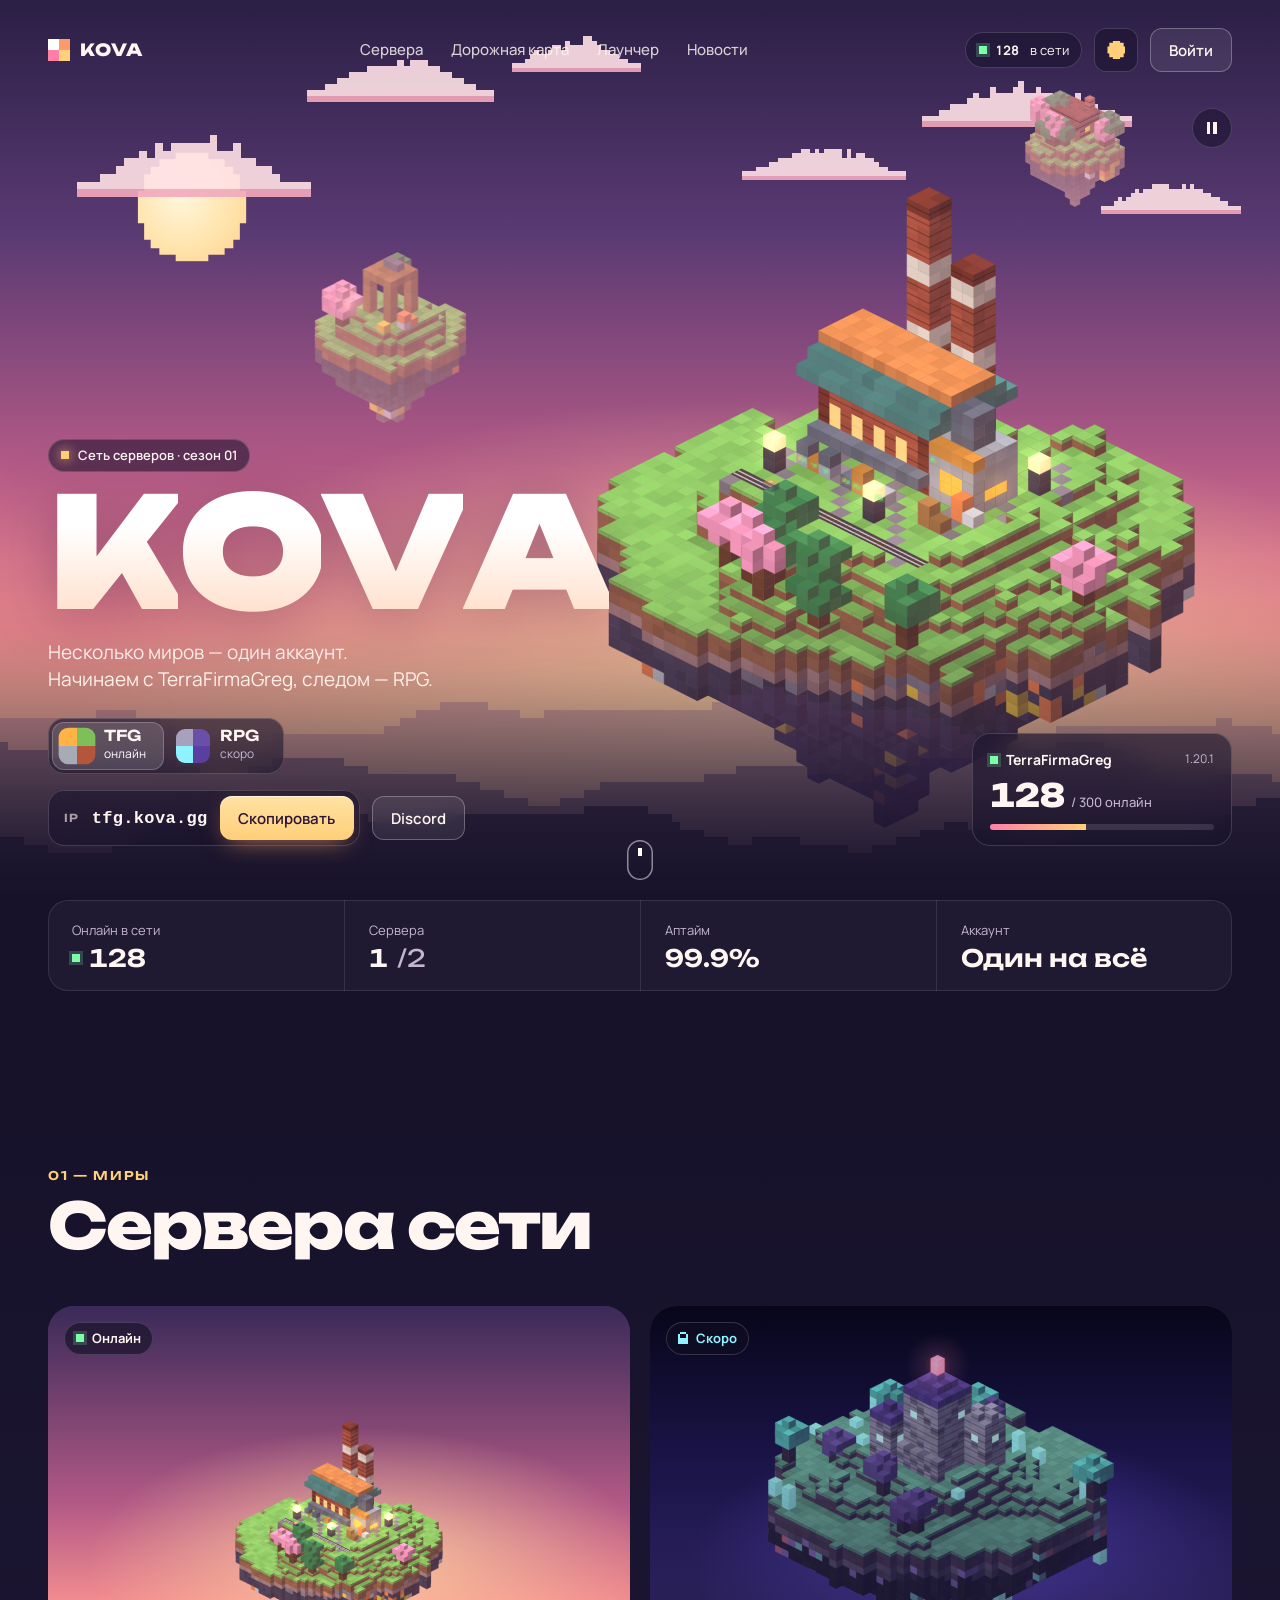
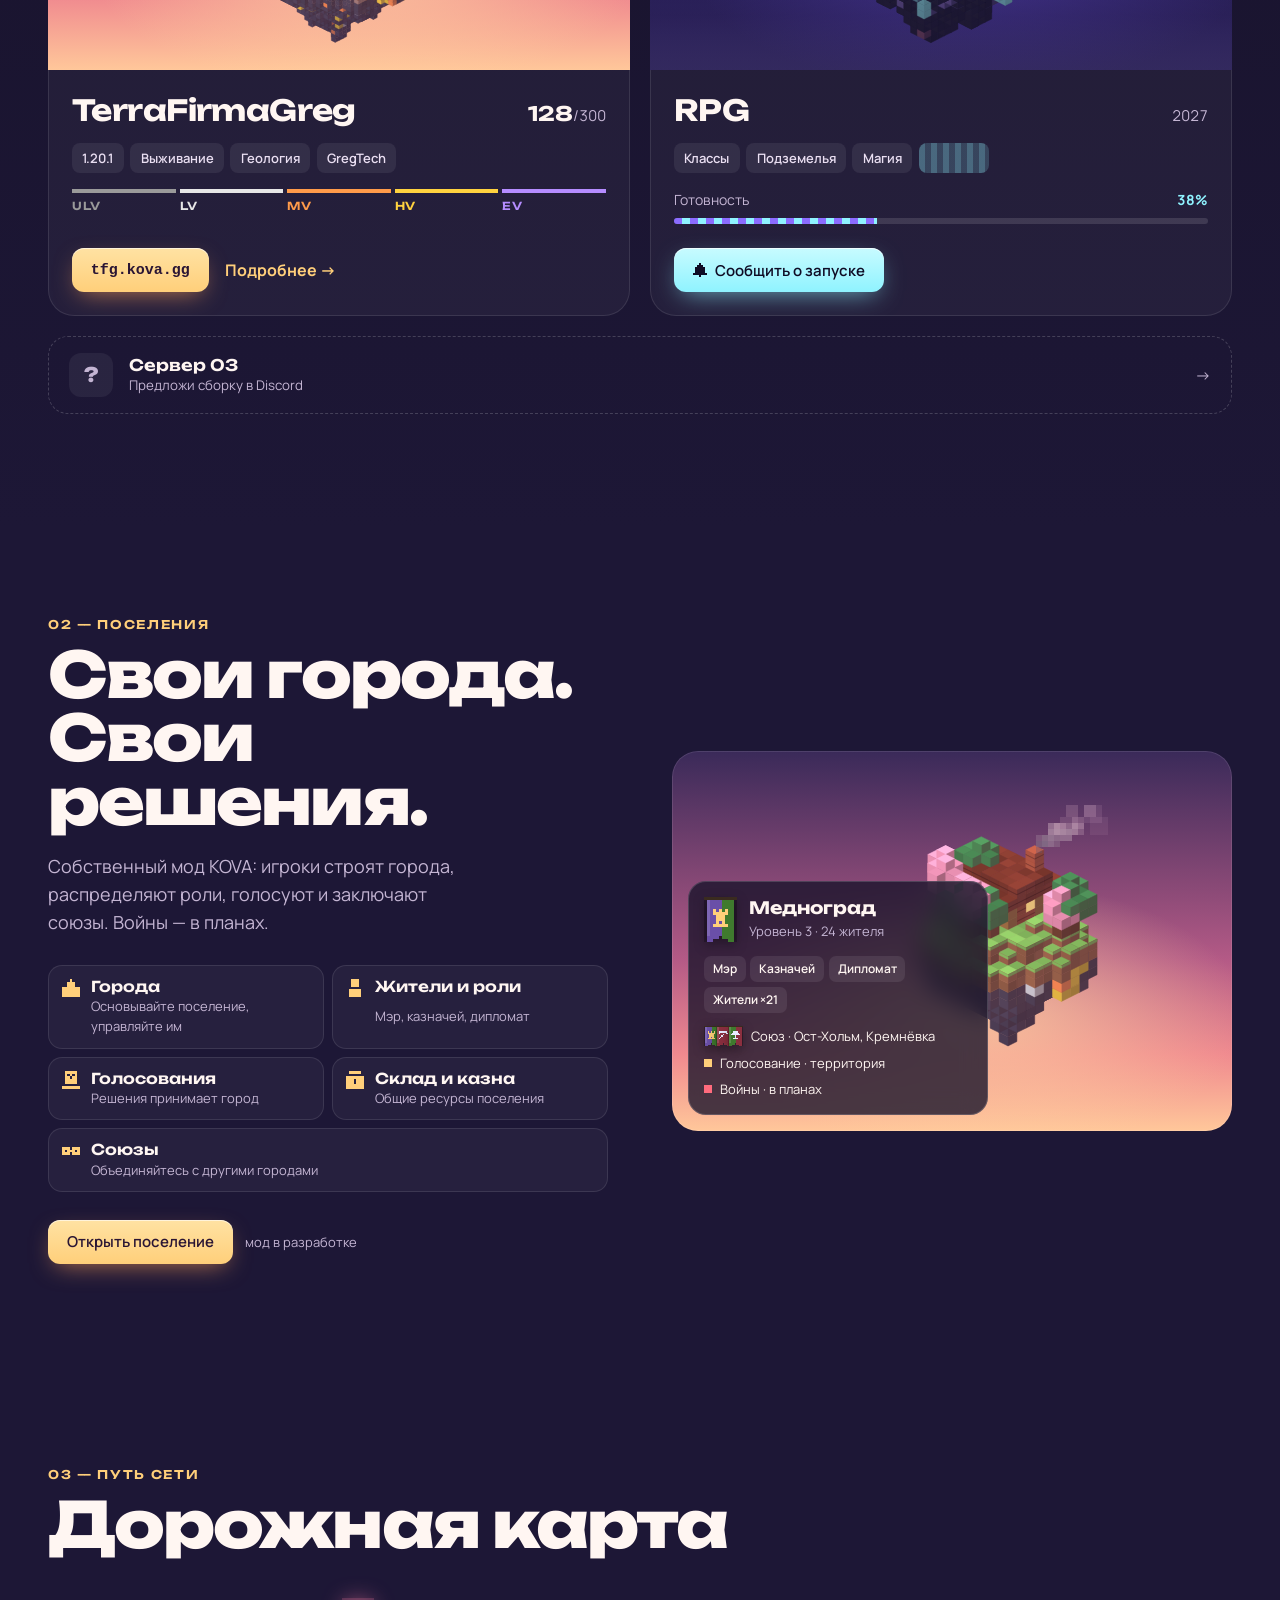
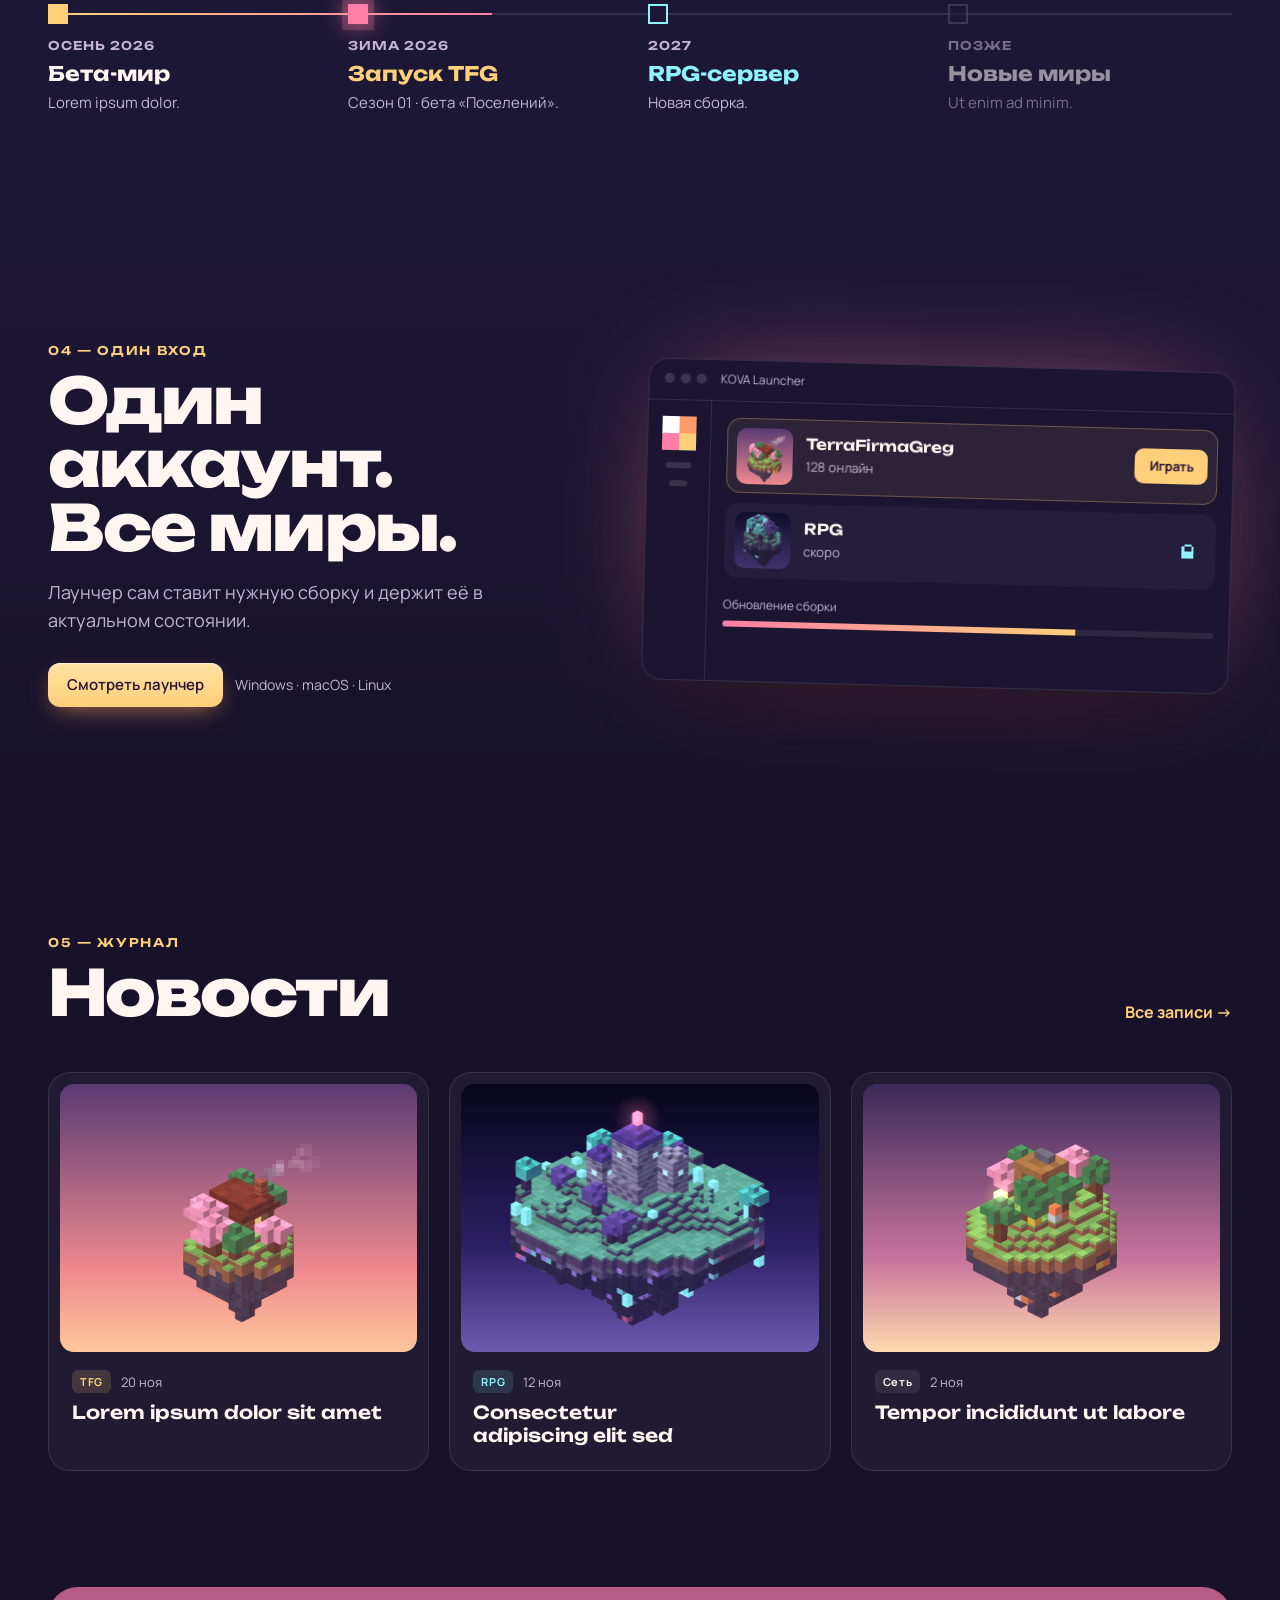
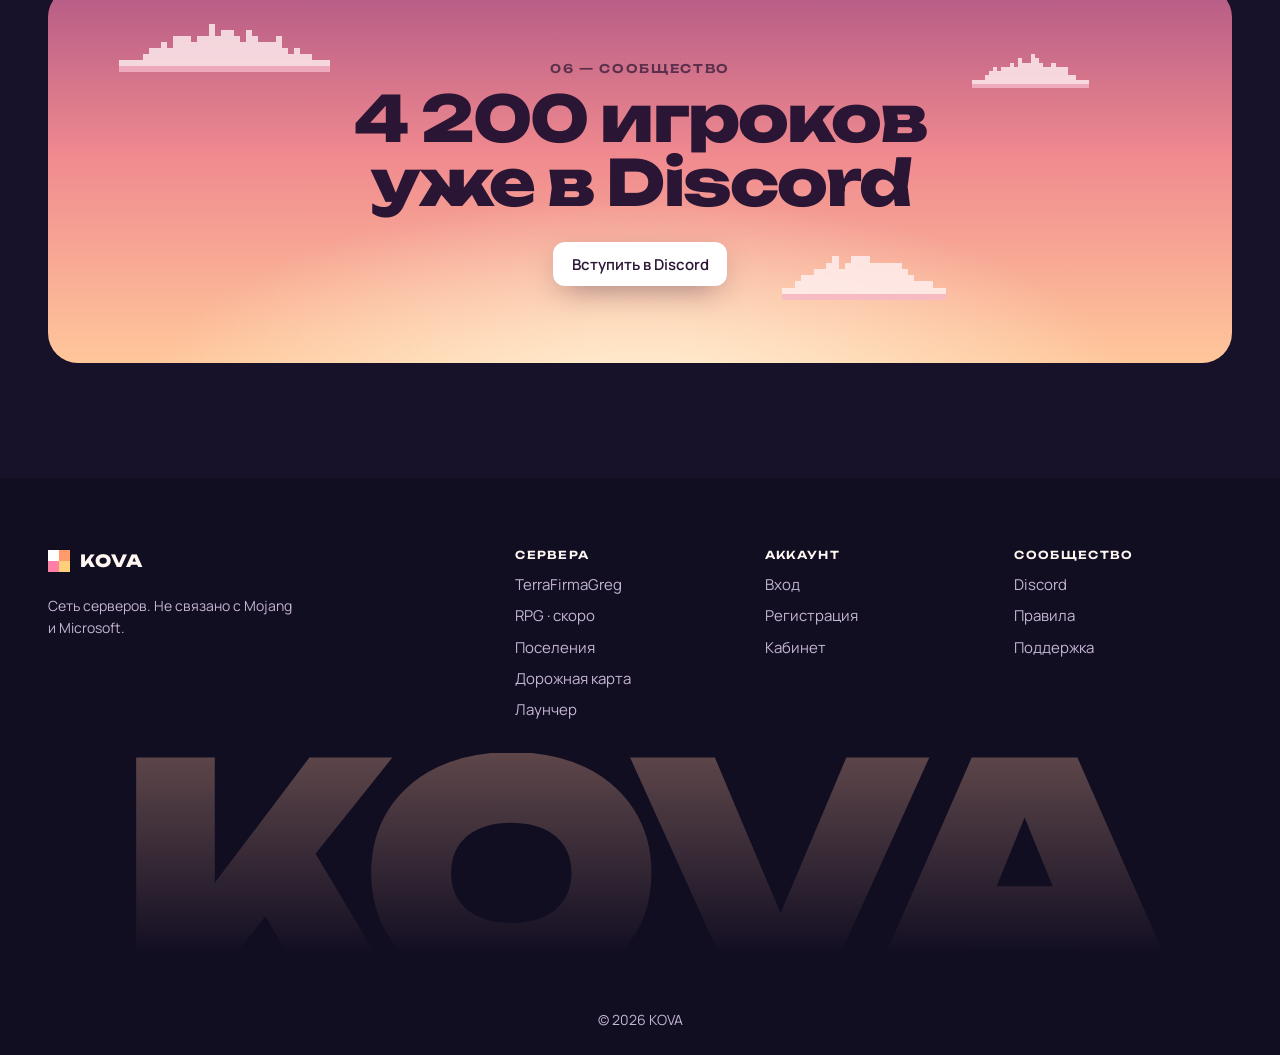
<file: index.html>
<!doctype html>
<html lang="ru" data-server="tfg" data-page="home">
<head>
<meta charset="utf-8">
<meta name="viewport" content="width=device-width, initial-scale=1, viewport-fit=cover">
<title>KOVA — сеть серверов</title>
<meta name="description" content="KOVA — сеть Minecraft-серверов. Первый — TerraFirmaGreg, следующий — RPG.">
<meta name="theme-color" content="#2a1f45">
<script>try{var w=localStorage.getItem("kova.world");if(w==="rpg"){document.documentElement.dataset.server="rpg"}}catch(e){}</script>
<link rel="icon" href="data:image/svg+xml,%3Csvg xmlns=%22http://www.w3.org/2000/svg%22 viewBox=%220 0 2 2%22 shape-rendering=%22crispEdges%22%3E%3Crect width=%221%22 height=%221%22 fill=%22%23ffcf7a%22/%3E%3Crect x=%221%22 width=%221%22 height=%221%22 fill=%22%23ff7fa6%22/%3E%3Crect y=%221%22 width=%221%22 height=%221%22 fill=%22%23fff%22/%3E%3Crect x=%221%22 y=%221%22 width=%221%22 height=%221%22 fill=%22%23ff9b6b%22/%3E%3C/svg%3E">
<link rel="preconnect" href="https://fonts.googleapis.com"><link rel="preconnect" href="https://fonts.gstatic.com" crossorigin><link href="https://fonts.googleapis.com/css2?family=Unbounded:wght@400;500;600;800;900&family=Manrope:wght@400;500;600;700&display=swap" rel="stylesheet">
<link rel="stylesheet" href="style.css?v=14">
<link rel="expect" href="#main" blocking="render">
</head>
<body>
<a class="skip" href="#main">К содержимому</a>
<header class="nav">
  <a class="brand" href="./" aria-label="KOVA — на главную"><span class="brand-mark" aria-hidden="true"></span><span translate="no">KOVA</span></a>
  <nav aria-label="Основное">
    <a href="#servers">Сервера</a><a href="#road">Дорожная карта</a><a href="launcher/">Лаунчер</a><a href="#news">Новости</a>
  </nav>
  <div class="nav-end">
    <span class="net-pill"><span class="live" aria-hidden="true"></span><b>128</b>&nbsp;в сети</span>
    <button type="button" class="world-btn" aria-pressed="false" aria-label="Тема: закат TFG. Переключить на ночь RPG"><span class="wb-sun" aria-hidden="true"></span><span class="wb-moon" aria-hidden="true"></span></button>
    <a class="btn btn-ghost auth-link" href="login/" data-auth>Войти</a>
  </div>
</header>

<main id="main">
<section class="hero" aria-labelledby="hero-title">
  <div class="sky" aria-hidden="true">
    <div class="sky-layer sky-tfg"></div>
    <div class="sky-layer sky-rpg"><div class="stars"></div><div class="stars stars-2"></div></div>
  </div>
  <div class="scene" aria-hidden="true">
    <div class="px-layer" data-depth="0.25"><div class="sun"></div><div class="moon"></div></div>
    <div class="px-layer clouds" data-depth="0.12"></div>
    <div class="px-layer" data-depth="0.55">
      <div class="slot slot-a"><canvas class="isle" data-world="tfg" data-scene="mine"></canvas><canvas class="isle" data-world="rpg" data-scene="shard"></canvas></div>
      <div class="slot slot-b"><canvas class="isle" data-world="tfg" data-scene="house"></canvas><canvas class="isle" data-world="rpg" data-scene="shard"></canvas></div>
    </div>
    <div class="px-layer" data-depth="1">
      <div class="slot slot-main"><canvas class="isle" data-world="tfg" data-scene="industrial"></canvas><canvas class="isle" data-world="rpg" data-scene="arcane"></canvas></div>
    </div>
  </div>
  <canvas class="haze" aria-hidden="true"></canvas>

  <div class="hero-ui">
    <div class="hero-copy">
      <p class="eyebrow in" style="--i:0"><span class="dot" aria-hidden="true"></span>Сеть серверов · сезон 01</p>
      <h1 id="hero-title" translate="no" aria-label="KOVA"><span class="ltr" aria-hidden="true" style="--i:0">K</span><span class="ltr" aria-hidden="true" style="--i:1">O</span><span class="ltr" aria-hidden="true" style="--i:2">V</span><span class="ltr" aria-hidden="true" style="--i:3">A</span></h1>
      <p class="lede in" style="--i:1">Несколько миров — один аккаунт. Начинаем с TerraFirmaGreg, следом — RPG.</p>

      <fieldset class="switch in" style="--i:2" aria-label="Выбор сервера">
        <legend class="sr">Сервер</legend>
        <label><input type="radio" name="srv" value="tfg" checked><span class="sw-ico sw-tfg" aria-hidden="true"></span><span class="sw-txt"><b>TFG</b><small>онлайн</small></span></label>
        <label><input type="radio" name="srv" value="rpg"><span class="sw-ico sw-rpg" aria-hidden="true"></span><span class="sw-txt"><b>RPG</b><small>скоро</small></span></label>
      </fieldset>

      <div class="cta-wrap in" style="--i:3">
        <div class="cta-row swap" data-for="tfg">
          <div class="ip">
            <span class="ip-label">IP</span>
            <code id="ip-hero" translate="no">tfg.kova.gg</code>
            <span class="copy">
              <button type="button" class="btn btn-sun" command="--copy" commandfor="ip-hero" aria-label="Скопировать IP сервера TFG">Скопировать</button>
              <span class="tip" role="status"></span>
            </span>
          </div>
          <a class="btn btn-ghost" href="#">Discord</a>
        </div>
        <div class="cta-row swap" data-for="rpg" hidden>
          <button type="button" class="btn btn-arcane notify" aria-pressed="false"><span class="bell" aria-hidden="true"></span><span class="lbl">Сообщить о запуске</span></button>
          <a class="btn btn-ghost" href="#">Discord</a>
        </div>
      </div>
    </div>

    <aside class="hero-card in" style="--i:4" aria-live="polite" aria-label="Статус сервера">
      <div class="swap" data-for="tfg">
        <div class="hc-row"><span class="live" aria-hidden="true"></span><b>TerraFirmaGreg</b><span class="muted">1.20.1</span></div>
        <div class="hc-num"><span>128</span><small>/ 300 онлайн</small></div>
        <div class="hc-bar" aria-hidden="true"><i style="--v:.43"></i></div>
      </div>
      <div class="swap" data-for="rpg" hidden>
        <div class="hc-row"><span class="lock" aria-hidden="true"></span><b>RPG</b><span class="muted">сборка в разработке</span></div>
        <div class="hc-num hc-soon"><span>Скоро</span><small>2027</small></div>
        <div class="hc-bar hc-bar-rpg" aria-hidden="true"><i style="--v:.38"></i></div>
      </div>
    </aside>
  </div>
  <button type="button" class="motion-toggle in" style="--i:5" data-label-pause="Остановить анимацию" data-label-play="Запустить анимацию" aria-label="Остановить анимацию"><span class="mt-ico" aria-hidden="true"></span></button>
  <a class="scroll-hint" href="#network" aria-label="Листать вниз"><span aria-hidden="true"></span></a>
</section>

<section id="network" class="network" aria-label="Состояние сети">
  <dl class="wrap net-grid">
    <div><dt>Онлайн в сети</dt><dd><span class="live" aria-hidden="true"></span>128</dd></div>
    <div><dt>Сервера</dt><dd>1<span class="of">/2</span></dd></div>
    <div><dt>Аптайм</dt><dd>99.9%</dd></div>
    <div><dt>Аккаунт</dt><dd>Один на всё</dd></div>
  </dl>
</section>

<section id="servers" class="servers" aria-labelledby="servers-title">
  <div class="wrap">
    <div class="sec-head reveal"><p class="kicker">01 — Миры</p><h2 id="servers-title">Сервера сети</h2></div>
    <div class="srv-grid">
      <article class="srv srv-tfg reveal" aria-labelledby="s-tfg">
        <div class="srv-art"><canvas class="mini" data-kind="tfg"></canvas><span class="badge badge-live"><span class="live" aria-hidden="true"></span>Онлайн</span></div>
        <div class="srv-body">
          <div class="srv-top"><h3 id="s-tfg">TerraFirmaGreg</h3><span class="srv-num"><b>128</b>/300</span></div>
          <ul class="chips" aria-label="Параметры"><li>1.20.1</li><li>Выживание</li><li>Геология</li><li>GregTech</li></ul>
          <ol class="tiers" aria-label="Уровни прогресса">
            <li style="--t:#9a9a9a">ULV</li><li style="--t:#e6e6e6">LV</li><li style="--t:#ff9b4a">MV</li><li style="--t:#ffd23f">HV</li><li style="--t:#b58cff">EV</li>
          </ol>
          <div class="srv-actions">
            <span class="copy"><button type="button" class="btn btn-sun" command="--copy" commandfor="ip-hero" aria-label="Скопировать IP сервера TFG">tfg.kova.gg</button><span class="tip" role="status"></span></span>
            <a class="link" href="#">Подробнее →</a>
          </div>
        </div>
      </article>

      <article class="srv srv-rpg reveal" aria-labelledby="s-rpg">
        <div class="srv-art"><canvas class="mini" data-kind="rpg"></canvas><span class="badge badge-soon"><span class="lock" aria-hidden="true"></span>Скоро</span></div>
        <div class="srv-body">
          <div class="srv-top"><h3 id="s-rpg">RPG</h3><span class="srv-num">2027</span></div>
          <ul class="chips" aria-label="Параметры"><li>Классы</li><li>Подземелья</li><li>Магия</li><li class="redacted" aria-label="Сборка пока секрет">█████</li></ul>
          <div class="ready"><span>Готовность</span><b>38%</b></div>
          <div class="ready-bar" aria-hidden="true"><i style="--v:.38"></i></div>
          <div class="srv-actions">
            <button type="button" class="btn btn-arcane notify" aria-pressed="false"><span class="bell" aria-hidden="true"></span><span class="lbl">Сообщить о запуске</span></button>
          </div>
        </div>
      </article>
    </div>
    <a class="srv-next reveal" href="#"><span class="q" aria-hidden="true">?</span><span><b>Сервер 03</b><small>Предложи сборку в Discord</small></span><span aria-hidden="true">→</span></a>
  </div>
</section>

<section id="cities" class="cities" aria-labelledby="cities-title">
  <div class="wrap cities-grid">
    <div class="reveal">
      <p class="kicker">02 — Поселения</p>
      <h2 id="cities-title">Свои города.<br>Свои решения.</h2>
      <p class="sec-lede">Собственный мод KOVA: игроки строят города, распределяют роли, голосуют и заключают союзы. Войны — в планах.</p>
      <ul class="feats"><li><span class="f-ico" aria-hidden="true" style="--m:url(&quot;data:image/svg+xml,%3Csvg xmlns='http://www.w3.org/2000/svg' viewBox='0 0 7 7' shape-rendering='crispEdges'%3E%3Cpath d='M3 0h1v1h1v2h2v4H0V3h2V1h1z'/%3E%3C/svg%3E&quot;)"></span><b>Города</b><span>Основывайте поселение, управляйте им</span></li><li><span class="f-ico" aria-hidden="true" style="--m:url(&quot;data:image/svg+xml,%3Csvg xmlns='http://www.w3.org/2000/svg' viewBox='0 0 7 7' shape-rendering='crispEdges'%3E%3Cpath d='M2 0h3v3H2zM1 4h5v3H1z'/%3E%3C/svg%3E&quot;)"></span><b>Жители и роли</b><span>Мэр, казначей, дипломат</span></li><li><span class="f-ico" aria-hidden="true" style="--m:url(&quot;data:image/svg+xml,%3Csvg xmlns='http://www.w3.org/2000/svg' viewBox='0 0 7 7' shape-rendering='crispEdges'%3E%3Cpath d='M1 0h5v5H1zm1 1v1h1v1h1V2h1V1H4v1H3V1zM0 6h7v1H0z'/%3E%3C/svg%3E&quot;)"></span><b>Голосования</b><span>Решения принимает город</span></li><li><span class="f-ico" aria-hidden="true" style="--m:url(&quot;data:image/svg+xml,%3Csvg xmlns='http://www.w3.org/2000/svg' viewBox='0 0 7 7' shape-rendering='crispEdges'%3E%3Cpath d='M0 2h7v5H0zm1-2h5v1H1zm2 3v2h1V3z'/%3E%3C/svg%3E&quot;)"></span><b>Склад и казна</b><span>Общие ресурсы поселения</span></li><li><span class="f-ico" aria-hidden="true" style="--m:url(&quot;data:image/svg+xml,%3Csvg xmlns='http://www.w3.org/2000/svg' viewBox='0 0 7 7' shape-rendering='crispEdges'%3E%3Cpath d='M0 2h3v1H1v1h2v1H0zm4 0h3v3H4V4h2V3H4zM2 3h3v1H2z'/%3E%3C/svg%3E&quot;)"></span><b>Союзы</b><span>Объединяйтесь с другими городами</span></li></ul>
      <div class="cta-row" style="margin-top:1.75rem"><a class="btn btn-sun" href="settlement/">Открыть поселение</a><span class="pill-dev">мод в разработке</span></div>
    </div>
    <div class="city-demo reveal" aria-label="Пример поселения">
      <div class="cd-art" aria-hidden="true"><canvas class="cd-isle" data-kind="house"></canvas></div>
      <div class="cd-card">
        <div class="cd-top"><canvas class="banner" data-banner="Медноград" aria-hidden="true"></canvas><span><b>Медноград</b><small>Уровень 3 · 24 жителя</small></span></div>
        <ul class="cd-roles"><li>Мэр</li><li>Казначей</li><li>Дипломат</li><li>Жители ×21</li></ul>
        <ul class="cd-rel"><li><span class="crests sm" aria-hidden="true"><canvas class="banner" data-banner="Медноград"></canvas><canvas class="banner" data-banner="Ост-Хольм"></canvas><canvas class="banner" data-banner="Кремнёвка"></canvas></span>Союз · Ост-Хольм, Кремнёвка</li><li><span class="dot-warn" aria-hidden="true"></span>Голосование · территория</li><li><span class="dot-war" aria-hidden="true"></span>Войны · в планах</li></ul>
      </div>
    </div>
  </div>
</section>

<section id="road" class="road" aria-labelledby="road-title">
  <div class="wrap">
    <div class="sec-head reveal"><p class="kicker">03 — Путь сети</p><h2 id="road-title">Дорожная карта</h2></div>
    <ol class="track">
      <li class="done"><span class="node" aria-hidden="true"></span><time>Осень 2026</time><b>Бета-мир</b><span>Lorem ipsum dolor.</span></li>
      <li class="now"><span class="node" aria-hidden="true"></span><time>Зима 2026</time><b>Запуск TFG</b><span>Сезон 01 · бета «Поселений».</span></li>
      <li class="next"><span class="node" aria-hidden="true"></span><time>2027</time><b>RPG-сервер</b><span>Новая сборка.</span></li>
      <li class="far"><span class="node" aria-hidden="true"></span><time>Позже</time><b>Новые миры</b><span>Ut enim ad minim.</span></li>
    </ol>
  </div>
</section>

<section id="account" class="account" aria-labelledby="acc-title">
  <div class="wrap acc-grid">
    <div class="acc-copy reveal">
      <p class="kicker">04 — Один вход</p>
      <h2 id="acc-title">Один аккаунт.<br>Все миры.</h2>
      <p class="sec-lede">Лаунчер сам ставит нужную сборку и держит её в актуальном состоянии.</p>
      <div class="cta-row"><a class="btn btn-sun" href="launcher/">Смотреть лаунчер</a><span class="muted small">Windows · macOS · Linux</span></div>
    </div>
    <div class="launcher reveal" aria-hidden="true">
      <div class="l-bar"><i></i><i></i><i></i><span>KOVA Launcher</span></div>
      <div class="l-body">
        <div class="l-side"><span class="l-av"></span><span class="l-line"></span><span class="l-line s"></span></div>
        <div class="l-list">
          <div class="l-item on"><canvas class="l-ico" data-kind="tfg"></canvas><span><b>TerraFirmaGreg</b><small>128 онлайн</small></span><span class="l-play">Играть</span></div>
          <div class="l-item"><canvas class="l-ico" data-kind="rpg"></canvas><span><b>RPG</b><small>скоро</small></span><span class="l-lock"></span></div>
          <div class="l-prog"><span>Обновление сборки</span><i><b style="--v:.72"></b></i></div>
        </div>
      </div>
    </div>
  </div>
</section>

<section id="news" class="news" aria-labelledby="news-title">
  <div class="wrap">
    <div class="sec-head row reveal"><div><p class="kicker">05 — Журнал</p><h2 id="news-title">Новости</h2></div><a class="link" href="#">Все записи →</a></div>
    <div class="cards">
      <article class="card reveal"><canvas class="thumb" data-seed="21"></canvas><p class="card-meta"><span class="tag tag-tfg">TFG</span><time datetime="2026-11-20">20 ноя</time></p><h3><a href="#">Lorem ipsum dolor sit amet</a></h3></article>
      <article class="card reveal"><canvas class="thumb" data-seed="5" data-kind="rpg"></canvas><p class="card-meta"><span class="tag tag-rpg">RPG</span><time datetime="2026-11-12">12 ноя</time></p><h3><a href="#">Consectetur adipiscing elit sed</a></h3></article>
      <article class="card reveal"><canvas class="thumb" data-seed="33"></canvas><p class="card-meta"><span class="tag">Сеть</span><time datetime="2026-11-02">2 ноя</time></p><h3><a href="#">Tempor incididunt ut labore</a></h3></article>
    </div>
  </div>
</section>

<section class="community" aria-labelledby="dc-title">
  <div class="wrap">
    <div class="dc reveal">
      <div class="dc-clouds" aria-hidden="true"></div>
      <p class="kicker">06 — Сообщество</p>
      <h2 id="dc-title">4 200 игроков<br>уже в Discord</h2>
      <a class="btn btn-light" href="#">Вступить в Discord</a>
    </div>
  </div>
</section>
</main>

<footer class="foot">
  <div class="wrap foot-in">
    <div class="foot-cols">
      <div><p class="brand"><span class="brand-mark" aria-hidden="true"></span><span translate="no">KOVA</span></p><p class="muted small">Сеть серверов. Не связано с Mojang и Microsoft.</p></div>
      <nav aria-label="Сервера"><p class="fh">Сервера</p><a href="#servers">TerraFirmaGreg</a><a href="#servers">RPG · скоро</a><a href="#cities">Поселения</a><a href="#road">Дорожная карта</a><a href="launcher/">Лаунчер</a></nav>
      <nav aria-label="Аккаунт"><p class="fh">Аккаунт</p><a href="login/">Вход</a><a href="register/">Регистрация</a><a href="cabinet/">Кабинет</a></nav>
      <nav aria-label="Сообщество"><p class="fh">Сообщество</p><a href="#">Discord</a><a href="#">Правила</a><a href="#">Поддержка</a></nav>
    </div>
    <p class="foot-mark" translate="no" aria-hidden="true">KOVA</p>
    <p class="foot-copy muted small">© 2026 KOVA</p>
  </div>
</footer>
<script type="module" src="main.js?v=14"></script>
<script type="module" src="copy.js?v=14"></script>
</body>
</html>
</file>
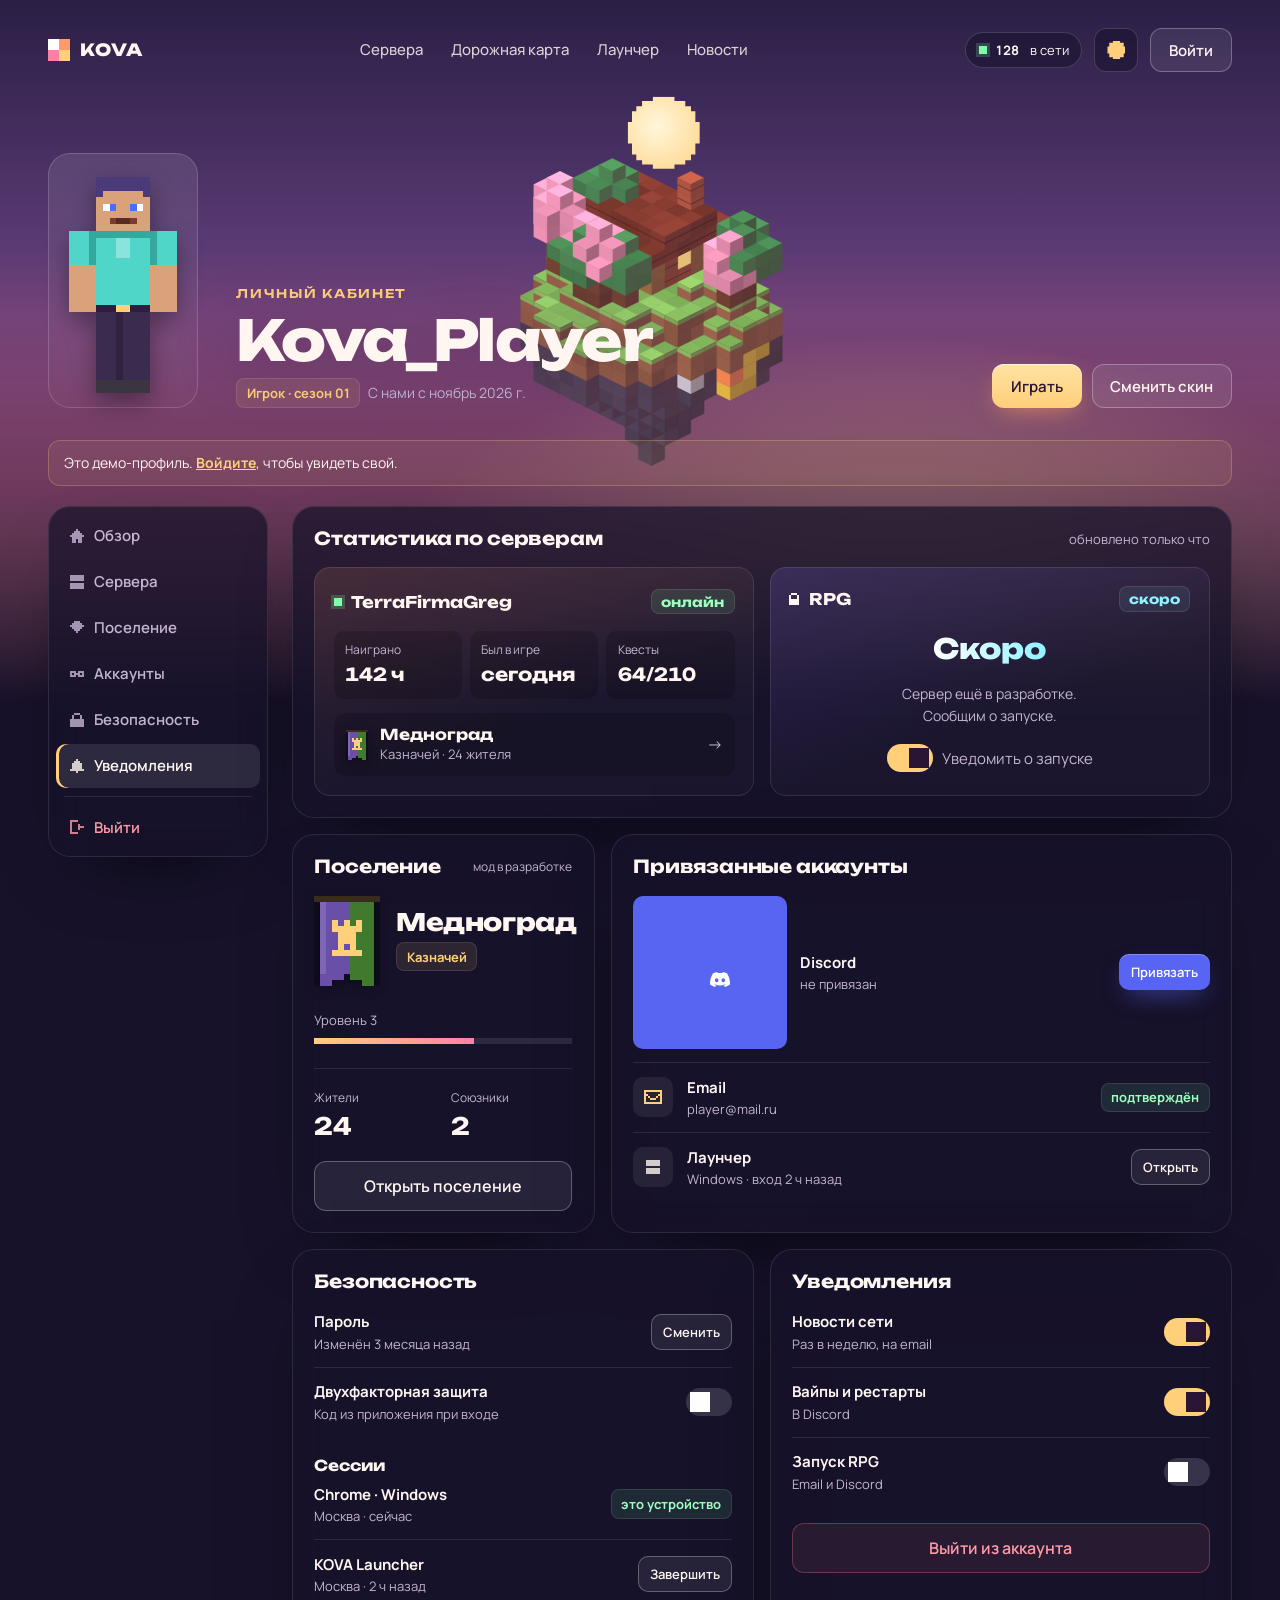
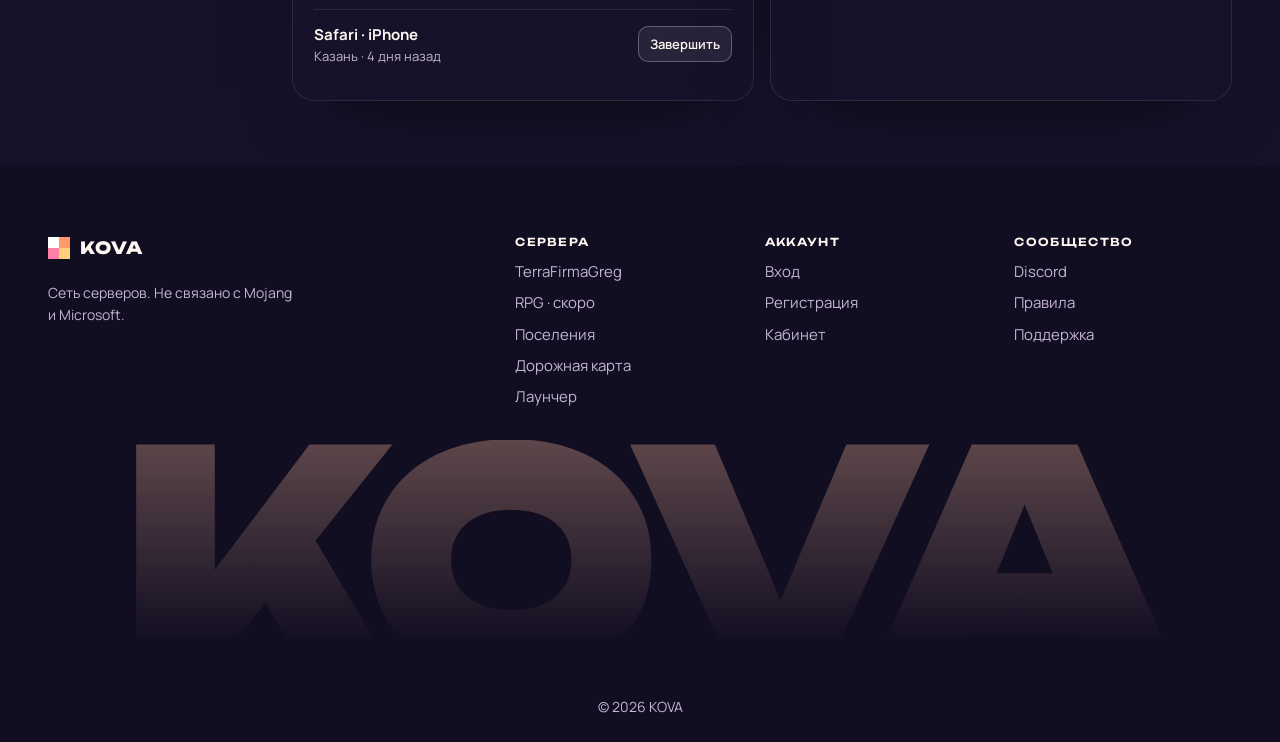
<file: cabinet/index.html>
<!doctype html>
<html lang="ru" data-server="tfg" data-page="cabinet">
<head>
<meta charset="utf-8">
<meta name="viewport" content="width=device-width, initial-scale=1, viewport-fit=cover">
<title>Кабинет — KOVA</title>
<meta name="description" content="Личный кабинет KOVA.">
<meta name="theme-color" content="#2a1f45">
<script>try{var w=localStorage.getItem("kova.world");if(w==="rpg"){document.documentElement.dataset.server="rpg"}}catch(e){}</script>
<link rel="icon" href="data:image/svg+xml,%3Csvg xmlns=%22http://www.w3.org/2000/svg%22 viewBox=%220 0 2 2%22 shape-rendering=%22crispEdges%22%3E%3Crect width=%221%22 height=%221%22 fill=%22%23ffcf7a%22/%3E%3Crect x=%221%22 width=%221%22 height=%221%22 fill=%22%23ff7fa6%22/%3E%3Crect y=%221%22 width=%221%22 height=%221%22 fill=%22%23fff%22/%3E%3Crect x=%221%22 y=%221%22 width=%221%22 height=%221%22 fill=%22%23ff9b6b%22/%3E%3C/svg%3E">
<link rel="preconnect" href="https://fonts.googleapis.com"><link rel="preconnect" href="https://fonts.gstatic.com" crossorigin><link href="https://fonts.googleapis.com/css2?family=Unbounded:wght@400;500;600;800;900&family=Manrope:wght@400;500;600;700&display=swap" rel="stylesheet">
<link rel="stylesheet" href="../style.css?v=14"><link rel="stylesheet" href="../pages.css?v=14">
<link rel="expect" href="#main" blocking="render">
</head><body>
<a class="skip" href="#main">К содержимому</a>
<header class="nav">
  <a class="brand" href="../" aria-label="KOVA — на главную"><span class="brand-mark" aria-hidden="true"></span><span translate="no">KOVA</span></a>
  <nav aria-label="Основное">
    <a href="../#servers">Сервера</a><a href="../#road">Дорожная карта</a><a href="../launcher/">Лаунчер</a><a href="../#news">Новости</a>
  </nav>
  <div class="nav-end">
    <span class="net-pill"><span class="live" aria-hidden="true"></span><b>128</b>&nbsp;в сети</span>
    <button type="button" class="world-btn" aria-pressed="false" aria-label="Тема: закат TFG. Переключить на ночь RPG"><span class="wb-sun" aria-hidden="true"></span><span class="wb-moon" aria-hidden="true"></span></button>
    <a class="btn btn-ghost auth-link" href="../login/" data-auth>Войти</a>
  </div>
</header>
<main id="main" class="page">
  <div class="psky" aria-hidden="true"><div class="stars-bg"></div></div>
  <div class="cab">
    <section class="cab-hero" aria-labelledby="who">
      <div class="orb sun" aria-hidden="true"></div><div class="orb moon" aria-hidden="true"></div>
      <div class="isle-slot scene" aria-hidden="true"><canvas class="isle" data-world="tfg" data-scene="house"></canvas><canvas class="isle" data-world="rpg" data-scene="shard"></canvas></div>
      <div class="skin-wrap rise" style="--i:0"><canvas class="skin" role="img" aria-label="Скин игрока"></canvas></div>
      <div class="who rise" style="--i:1">
        <p class="eyebrow-s">Личный кабинет</p>
        <h1 id="who" translate="no" data-nick>Player</h1>
        <div class="who-meta"><span class="pill pill-sun">Игрок · сезон 01</span><span data-since>С нами с ноября 2026</span></div>
      </div>
      <div class="cab-actions rise" style="--i:2"><a class="btn btn-sun themed" href="../launcher/">Играть</a><button type="button" class="btn btn-ghost" data-skin-btn>Сменить скин</button></div>
    </section>

    <p class="demo-note rise" style="--i:3" data-demo hidden>Это демо-профиль. <a href="../login/">Войдите</a>, чтобы увидеть свой.</p>

    <div class="cab-body">
      <nav class="cab-nav panel rise" style="--i:3" aria-label="Разделы кабинета">
        <a href="#overview" aria-current="true"><span class="ni" aria-hidden="true" style="-webkit-mask:url(&quot;data:image/svg+xml,%3Csvg xmlns='http://www.w3.org/2000/svg' viewBox='0 0 7 7' shape-rendering='crispEdges'%3E%3Cpath d='M3 0h1v1h1v1h1v1h1v1H6v3H4V5H3v2H1V4H0V3h1V2h1V1h1z'/%3E%3C/svg%3E&quot;) center/contain no-repeat;mask:url(&quot;data:image/svg+xml,%3Csvg xmlns='http://www.w3.org/2000/svg' viewBox='0 0 7 7' shape-rendering='crispEdges'%3E%3Cpath d='M3 0h1v1h1v1h1v1h1v1H6v3H4V5H3v2H1V4H0V3h1V2h1V1h1z'/%3E%3C/svg%3E&quot;) center/contain no-repeat"></span>Обзор</a>
        <a href="#servers"><span class="ni" aria-hidden="true" style="-webkit-mask:url(&quot;data:image/svg+xml,%3Csvg xmlns='http://www.w3.org/2000/svg' viewBox='0 0 7 7' shape-rendering='crispEdges'%3E%3Cpath d='M0 0h7v3H0zm0 4h7v3H0z'/%3E%3C/svg%3E&quot;) center/contain no-repeat;mask:url(&quot;data:image/svg+xml,%3Csvg xmlns='http://www.w3.org/2000/svg' viewBox='0 0 7 7' shape-rendering='crispEdges'%3E%3Cpath d='M0 0h7v3H0zm0 4h7v3H0z'/%3E%3C/svg%3E&quot;) center/contain no-repeat"></span>Сервера</a>
        <a href="#city"><span class="ni" aria-hidden="true" style="-webkit-mask:url(&quot;data:image/svg+xml,%3Csvg xmlns='http://www.w3.org/2000/svg' viewBox='0 0 7 7' shape-rendering='crispEdges'%3E%3Cpath d='M2 0h3v1h1v1h1v1H6v1H5v1H4v1H3V5H2V4H1V3H0V2h1V1h1z'/%3E%3C/svg%3E&quot;) center/contain no-repeat;mask:url(&quot;data:image/svg+xml,%3Csvg xmlns='http://www.w3.org/2000/svg' viewBox='0 0 7 7' shape-rendering='crispEdges'%3E%3Cpath d='M2 0h3v1h1v1h1v1H6v1H5v1H4v1H3V5H2V4H1V3H0V2h1V1h1z'/%3E%3C/svg%3E&quot;) center/contain no-repeat"></span>Поселение</a>
        <a href="#accounts"><span class="ni" aria-hidden="true" style="-webkit-mask:url(&quot;data:image/svg+xml,%3Csvg xmlns='http://www.w3.org/2000/svg' viewBox='0 0 7 7' shape-rendering='crispEdges'%3E%3Cpath d='M0 2h3v1H1v1h2v1H0zm4 0h3v3H4V4h2V3H4zM2 3h3v1H2z'/%3E%3C/svg%3E&quot;) center/contain no-repeat;mask:url(&quot;data:image/svg+xml,%3Csvg xmlns='http://www.w3.org/2000/svg' viewBox='0 0 7 7' shape-rendering='crispEdges'%3E%3Cpath d='M0 2h3v1H1v1h2v1H0zm4 0h3v3H4V4h2V3H4zM2 3h3v1H2z'/%3E%3C/svg%3E&quot;) center/contain no-repeat"></span>Аккаунты</a>
        <a href="#security"><span class="ni" aria-hidden="true" style="-webkit-mask:url(&quot;data:image/svg+xml,%3Csvg xmlns='http://www.w3.org/2000/svg' viewBox='0 0 7 7' shape-rendering='crispEdges'%3E%3Cpath d='M2 0h3v1h1v2h1v4H0V3h1V1h1zm0 1v2h3V1z'/%3E%3C/svg%3E&quot;) center/contain no-repeat;mask:url(&quot;data:image/svg+xml,%3Csvg xmlns='http://www.w3.org/2000/svg' viewBox='0 0 7 7' shape-rendering='crispEdges'%3E%3Cpath d='M2 0h3v1h1v2h1v4H0V3h1V1h1zm0 1v2h3V1z'/%3E%3C/svg%3E&quot;) center/contain no-repeat"></span>Безопасность</a>
        <a href="#notify"><span class="ni" aria-hidden="true" style="-webkit-mask:url(&quot;data:image/svg+xml,%3Csvg xmlns='http://www.w3.org/2000/svg' viewBox='0 0 7 7' shape-rendering='crispEdges'%3E%3Cpath d='M3 0h1v1h1v1h1v3h1v1H0V5h1V2h1V1h1zM3 6h1v1H3z'/%3E%3C/svg%3E&quot;) center/contain no-repeat;mask:url(&quot;data:image/svg+xml,%3Csvg xmlns='http://www.w3.org/2000/svg' viewBox='0 0 7 7' shape-rendering='crispEdges'%3E%3Cpath d='M3 0h1v1h1v1h1v3h1v1H0V5h1V2h1V1h1zM3 6h1v1H3z'/%3E%3C/svg%3E&quot;) center/contain no-repeat"></span>Уведомления</a>
        <span class="sep" aria-hidden="true"></span>
        <button type="button" class="out" data-logout><span class="ni" aria-hidden="true" style="-webkit-mask:url(&quot;data:image/svg+xml,%3Csvg xmlns='http://www.w3.org/2000/svg' viewBox='0 0 7 7' shape-rendering='crispEdges'%3E%3Cpath d='M0 0h4v1H1v5h3v1H0zm4 2h1v1h2v1H5v1H4z'/%3E%3C/svg%3E&quot;) center/contain no-repeat;mask:url(&quot;data:image/svg+xml,%3Csvg xmlns='http://www.w3.org/2000/svg' viewBox='0 0 7 7' shape-rendering='crispEdges'%3E%3Cpath d='M0 0h4v1H1v5h3v1H0zm4 2h1v1h2v1H5v1H4z'/%3E%3C/svg%3E&quot;) center/contain no-repeat"></span>Выйти</button>
      </nav>

      <div class="cab-grid">
        <section class="card-c panel w6 rise" style="--i:4" id="overview" aria-labelledby="h-srv">
          <div class="ch"><h2 id="h-srv">Статистика по серверам</h2><span class="muted" id="servers">обновлено только что</span></div>
          <div class="srvstat">
            <article class="sv sv-tfg">
              <div class="sv-top"><span class="live" aria-hidden="true"></span>TerraFirmaGreg<span class="pill pill-ok">онлайн</span></div>
              <dl class="kpis">
                <div><dt>Наиграно</dt><dd>142 ч</dd></div>
                <div><dt>Был в игре</dt><dd><time datetime="2026-11-23T14:10">сегодня</time></dd></div>
                <div><dt>Квесты</dt><dd>64/210</dd></div>
              </dl>
              <a class="sv-city" href="#city"><canvas class="banner" data-banner="Медноград" aria-hidden="true"></canvas><span><b>Медноград</b><small>Казначей · 24 жителя</small></span><span aria-hidden="true">→</span></a>
            </article>
            <article class="sv sv-rpg">
              <div class="sv-top"><span class="lock" aria-hidden="true"></span>RPG<span class="pill pill-arc">скоро</span></div>
              <div class="sv-soon"><b>Скоро</b><span>Сервер ещё в разработке.<br>Сообщим о запуске.</span>
              <label class="toggle-row" style="gap:.6rem"><input class="switch-t" type="checkbox" checked data-toast="Сообщим о запуске RPG"> Уведомить о запуске</label></div>
            </article>
          </div>
        </section>

        <section class="card-c panel w2 rise city-card" style="--i:5" id="city" aria-labelledby="h-city">
          <div class="ch"><h2 id="h-city">Поселение</h2><span class="dev-tag">мод в разработке</span></div>
          <div class="city-head">
            <canvas class="banner big" data-banner="Медноград" role="img" aria-label="Герб Меднограда"></canvas>
            <div><p class="city-name">Медноград</p><span class="pill pill-sun">Казначей</span></div>
          </div>
          <div class="city-lvl"><span>Уровень 3</span><div class="lvlbar" aria-label="Прогресс до 4 уровня: 62%"><i style="--v:.62"></i></div></div>
          <dl class="city-nums"><div><dt>Жители</dt><dd>24</dd></div><div><dt>Союзники</dt><dd>2</dd></div></dl>
          <a class="btn btn-ghost btn-block" href="../settlement/" style="margin-top:1.25rem">Открыть поселение</a>
        </section>


        <section class="card-c panel w4 rise" style="--i:6" id="accounts" aria-labelledby="h-acc">
          <div class="ch"><h2 id="h-acc">Привязанные аккаунты</h2></div>
          <ul class="list">
            <li><span class="li-ico dc" aria-hidden="true"><span class="dc-logo"></span></span><span class="grow"><b>Discord</b><small data-dc>@kova_miner</small></span><button type="button" class="btn btn-ghost btn-sm" data-link="dc">Отвязать</button></li>
            <li><span class="li-ico" aria-hidden="true"><span class="mail-px" style="width:18px;height:14px"></span></span><span class="grow"><b>Email</b><small data-email translate="no">player@mail.ru</small></span><span class="pill pill-ok">подтверждён</span></li>
            <li><span class="li-ico" aria-hidden="true"><span class="ni" aria-hidden="true" style="-webkit-mask:url(&quot;data:image/svg+xml,%3Csvg xmlns='http://www.w3.org/2000/svg' viewBox='0 0 7 7' shape-rendering='crispEdges'%3E%3Cpath d='M0 0h7v3H0zm0 4h7v3H0z'/%3E%3C/svg%3E&quot;) center/contain no-repeat;mask:url(&quot;data:image/svg+xml,%3Csvg xmlns='http://www.w3.org/2000/svg' viewBox='0 0 7 7' shape-rendering='crispEdges'%3E%3Cpath d='M0 0h7v3H0zm0 4h7v3H0z'/%3E%3C/svg%3E&quot;) center/contain no-repeat"></span></span><span class="grow"><b>Лаунчер</b><small>Windows · вход 2 ч назад</small></span><a class="btn btn-ghost btn-sm" href="../launcher/">Открыть</a></li>
          </ul>
        </section>

        <section class="card-c panel rise" style="--i:7" id="security" aria-labelledby="h-sec">
          <div class="ch"><h2 id="h-sec">Безопасность</h2></div>
          <ul class="list">
            <li><span class="grow"><b>Пароль</b><small>Изменён 3 месяца назад</small></span><button type="button" class="btn btn-ghost btn-sm" data-open="pw-dlg">Сменить</button></li>
            <li><label class="grow" for="tfa"><b>Двухфакторная защита</b><small>Код из приложения при входе</small></label><input class="switch-t" id="tfa" type="checkbox" data-toast="2FA включена" data-toast-off="2FA выключена"></li>
          </ul>
          <h2 style="margin:1.25rem 0 .5rem;font-size:.9375rem">Сессии</h2>
          <ul class="list">
            <li><span class="grow"><b>Chrome · Windows</b><small>Москва · сейчас</small></span><span class="pill pill-ok">это устройство</span></li>
            <li><span class="grow"><b>KOVA Launcher</b><small>Москва · 2 ч назад</small></span><button type="button" class="btn btn-ghost btn-sm" data-end>Завершить</button></li>
            <li><span class="grow"><b>Safari · iPhone</b><small>Казань · 4 дня назад</small></span><button type="button" class="btn btn-ghost btn-sm" data-end>Завершить</button></li>
          </ul>
        </section>

        <section class="card-c panel rise" style="--i:8" id="notify" aria-labelledby="h-not">
          <div class="ch"><h2 id="h-not">Уведомления</h2></div>
          <ul class="list">
            <li><label class="grow" for="n1"><b>Новости сети</b><small>Раз в неделю, на email</small></label><input class="switch-t" id="n1" type="checkbox" checked></li>
            <li><label class="grow" for="n2"><b>Вайпы и рестарты</b><small>В Discord</small></label><input class="switch-t" id="n2" type="checkbox" checked></li>
            <li><label class="grow" for="n3"><b>Запуск RPG</b><small>Email и Discord</small></label><input class="switch-t" id="n3" type="checkbox"></li>
          </ul>
          <button type="button" class="btn btn-danger btn-block" style="margin-top:1rem" data-logout>Выйти из аккаунта</button>
        </section>
      </div>
    </div>
  </div>
</main>

<dialog class="dlg" id="pw-dlg" aria-labelledby="pw-dlg-t" closedby="any">
  <h2 id="pw-dlg-t">Смена пароля</h2>
  <p class="hint" style="margin-bottom:1rem">После смены вы выйдете на других устройствах.</p>
  <form class="stack" method="dialog" id="pw-form" novalidate>
    <input type="text" name="username" autocomplete="username" hidden data-user>
    <div class="field"><label for="cur-pw">Текущий пароль</label><div class="pw"><input class="inp" id="cur-pw" type="password" autocomplete="current-password" required data-error="cur-err"><button type="button" class="reveal-pw" aria-pressed="false" aria-label="Показать пароль"><span class="eye" aria-hidden="true"></span></button></div><p class="err" id="cur-err">Введите текущий пароль</p></div>
    <div class="field"><label for="new-pw">Новый пароль</label><p class="hint" id="np-hint">8+ символов, буква и цифра</p><div class="pw"><input class="inp" id="new-pw" type="password" autocomplete="new-password" required minlength="8" pattern="(?=.*[A-Za-zА-Яа-яЁё])(?=.*\d).{8,}" aria-describedby="np-hint" data-error="np-err"><button type="button" class="reveal-pw" aria-pressed="false" aria-label="Показать пароль"><span class="eye" aria-hidden="true"></span></button></div><p class="err" id="np-err">Пароль не соответствует требованиям</p></div>
    <div class="dlg-actions"><button type="button" class="btn btn-ghost" data-close>Отмена</button><button type="submit" class="btn btn-sun themed"><span class="lbl">Сохранить</span></button></div>
  </form>
</dialog>
<input type="file" accept="image/png" hidden data-skin-file>
<p class="toast" role="status" hidden></p>
<footer class="foot">
  <div class="wrap foot-in">
    <div class="foot-cols">
      <div><p class="brand"><span class="brand-mark" aria-hidden="true"></span><span translate="no">KOVA</span></p><p class="muted small">Сеть серверов. Не связано с Mojang и Microsoft.</p></div>
      <nav aria-label="Сервера"><p class="fh">Сервера</p><a href="../#servers">TerraFirmaGreg</a><a href="../#servers">RPG · скоро</a><a href="../#cities">Поселения</a><a href="../#road">Дорожная карта</a><a href="../launcher/">Лаунчер</a></nav>
      <nav aria-label="Аккаунт"><p class="fh">Аккаунт</p><a href="../login/">Вход</a><a href="../register/">Регистрация</a><a href="../cabinet/">Кабинет</a></nav>
      <nav aria-label="Сообщество"><p class="fh">Сообщество</p><a href="#">Discord</a><a href="#">Правила</a><a href="#">Поддержка</a></nav>
    </div>
    <p class="foot-mark" translate="no" aria-hidden="true">KOVA</p>
    <p class="foot-copy muted small">© 2026 KOVA</p>
  </div>
</footer>
<script type="module" src="../cabinet.js?v=14"></script>
</body>
</html>
</file>
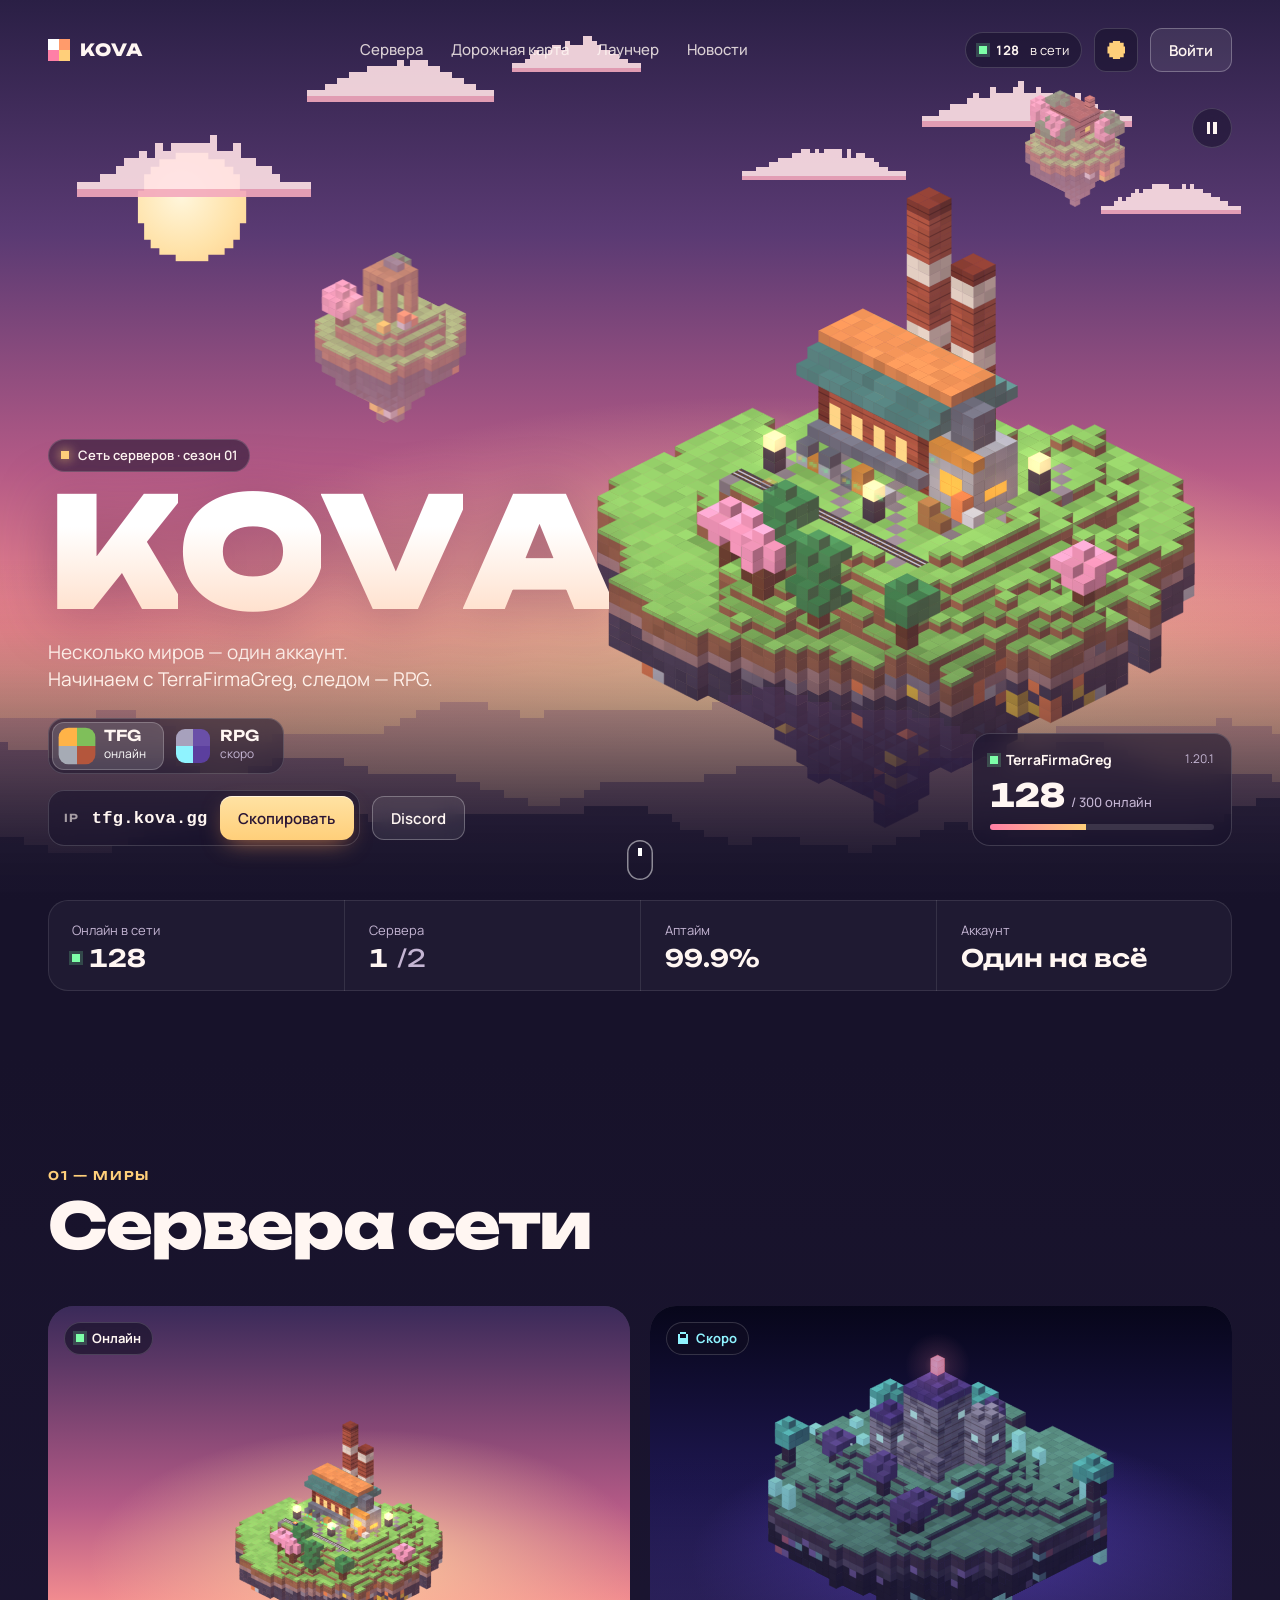
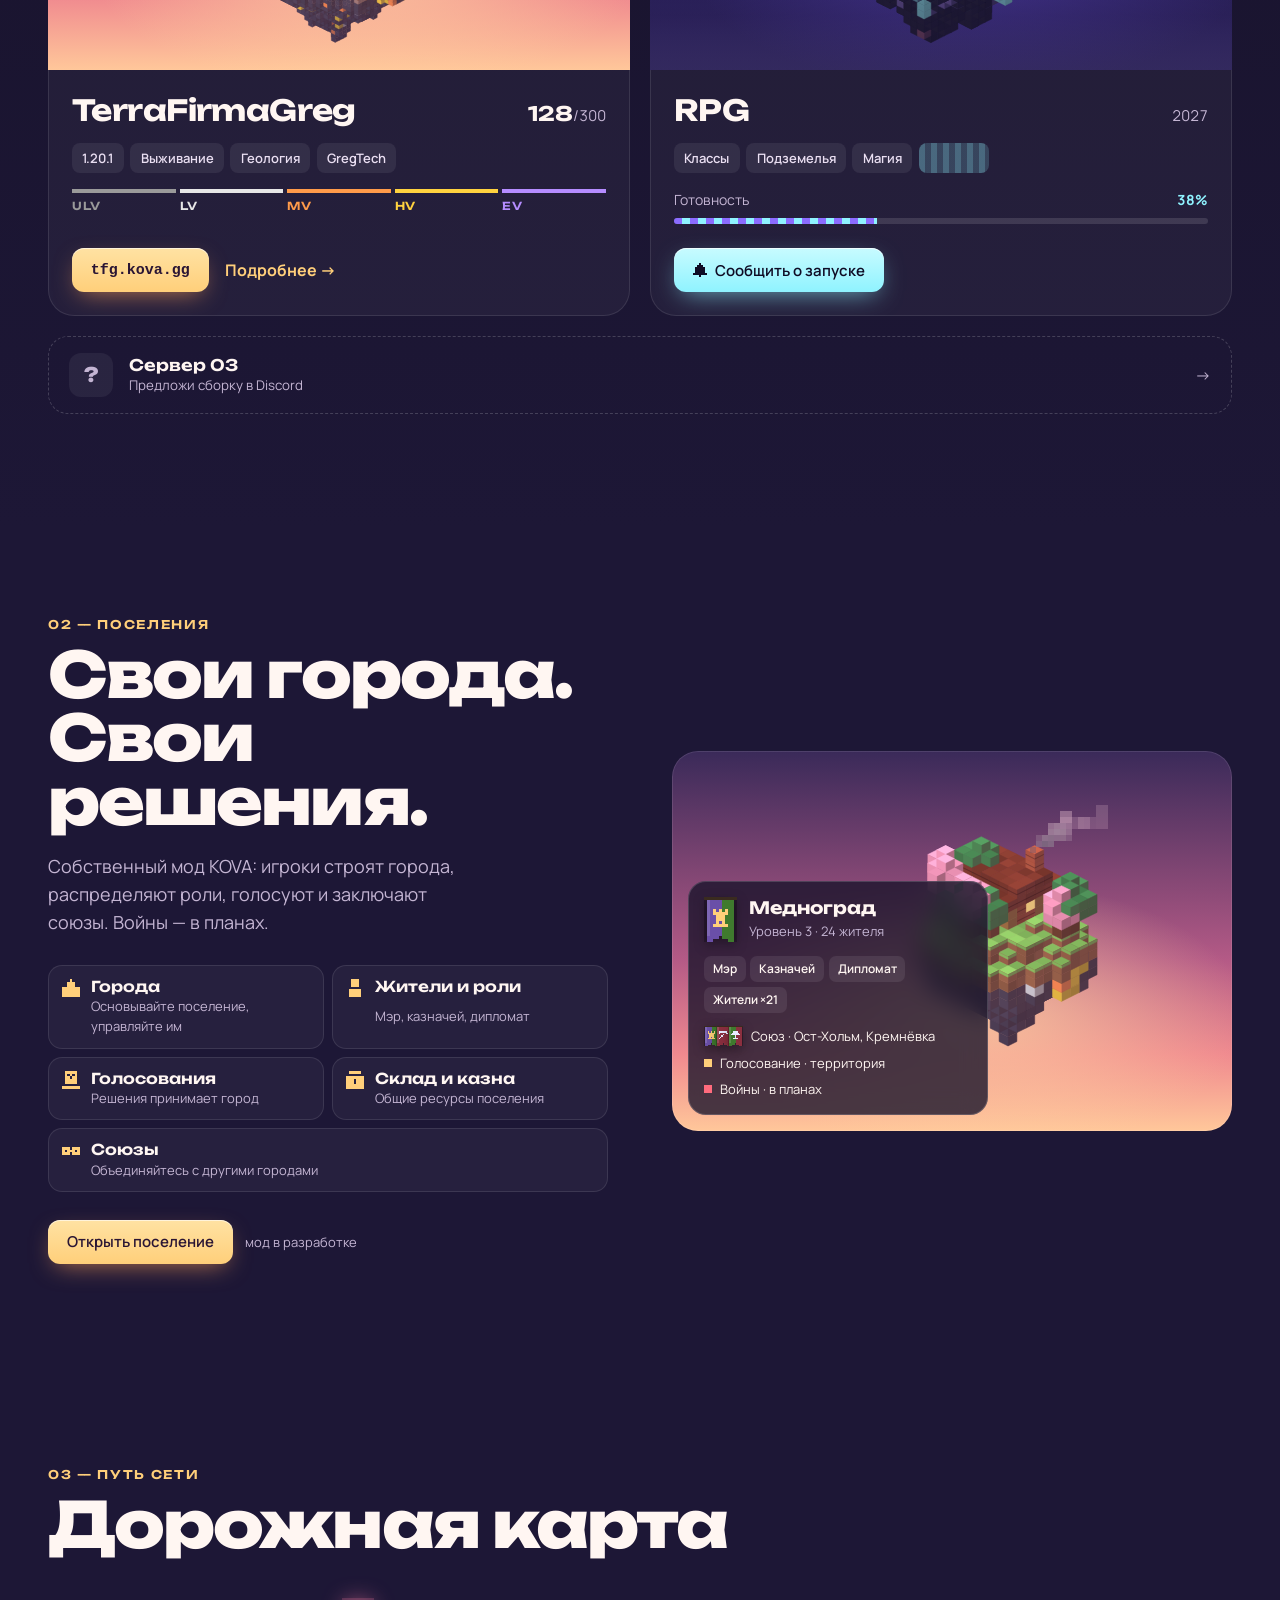
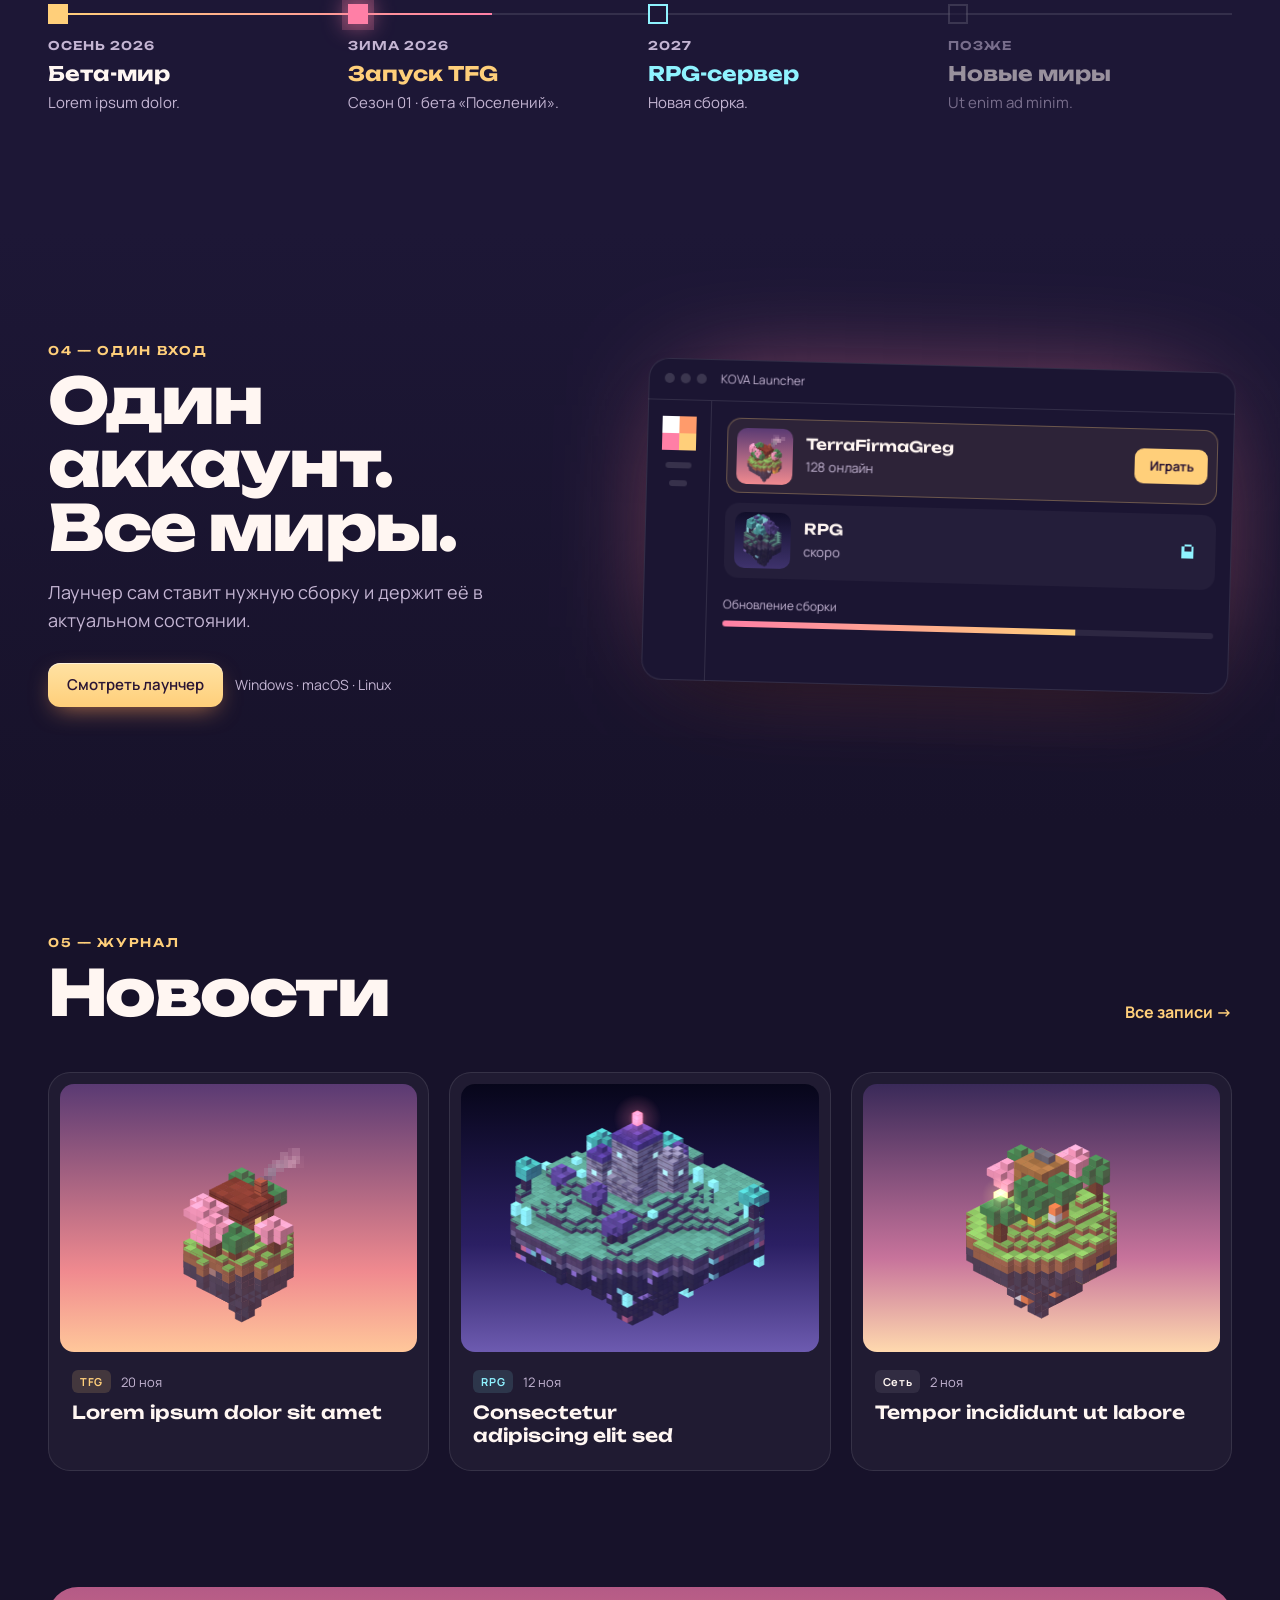
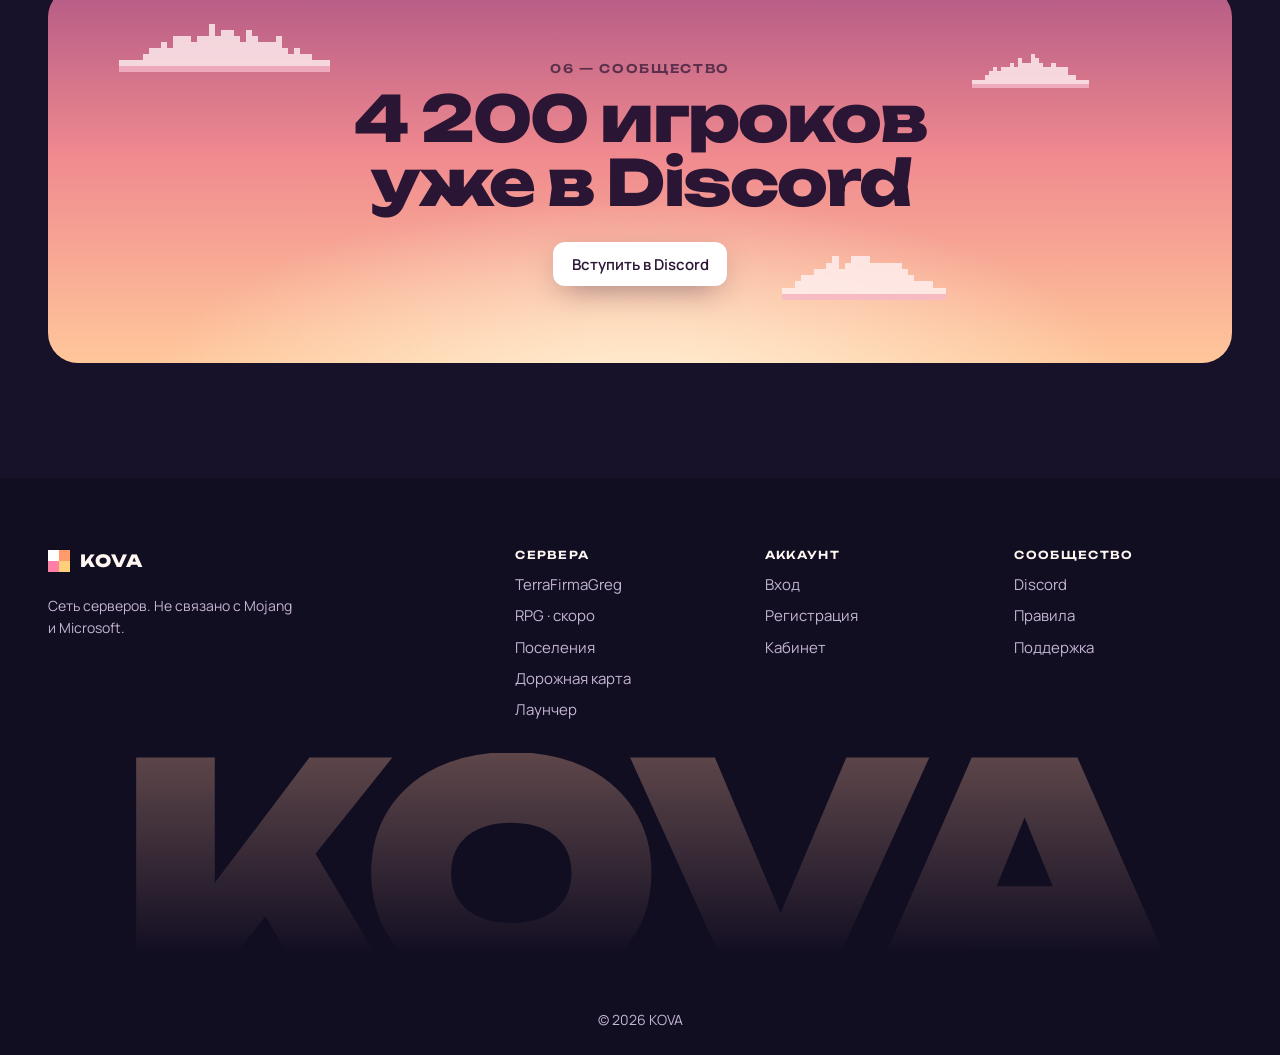
<file: kova/index.html>
<!doctype html><html lang="ru"><head><meta charset="utf-8"><title>KOVA</title><meta name="robots" content="noindex"><link rel="canonical" href="../"><meta http-equiv="refresh" content="0; url=../"><script>location.replace("../" + location.hash)</script></head><body><p>Сайт переехал: <a href="../">KOVA</a></p></body></html>
</file>
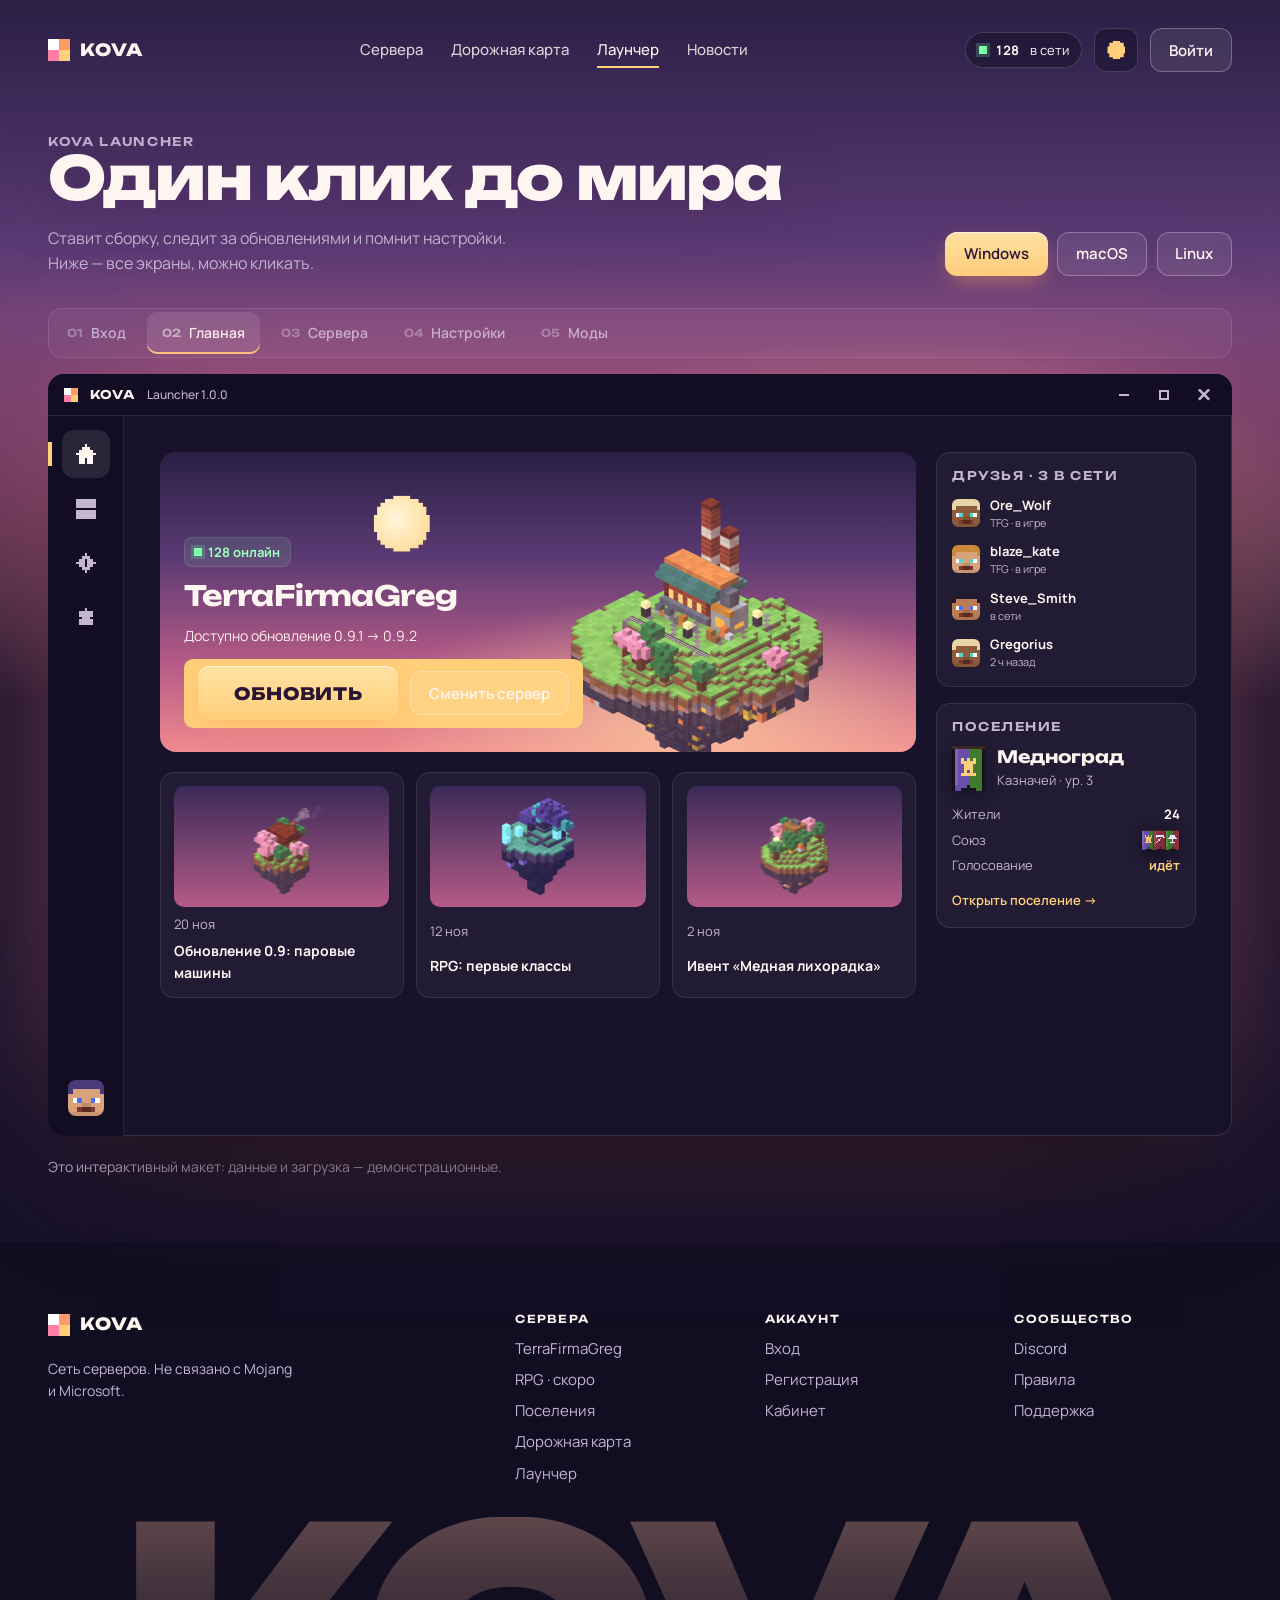
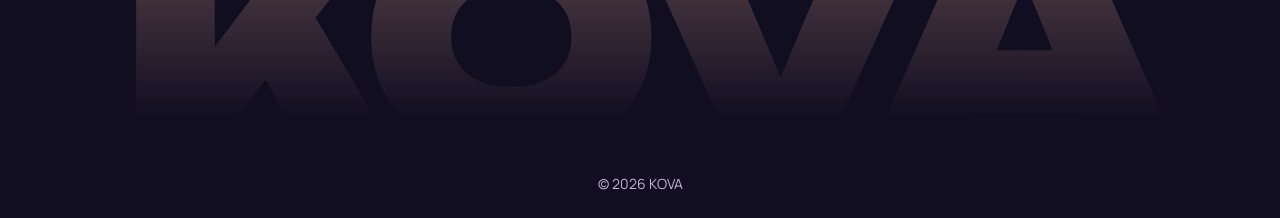
<file: launcher/index.html>
<!doctype html>
<html lang="ru" data-server="tfg" data-page="launcher">
<head>
<meta charset="utf-8">
<meta name="viewport" content="width=device-width, initial-scale=1, viewport-fit=cover">
<title>Лаунчер — KOVA</title>
<meta name="description" content="Дизайн лаунчера KOVA: все экраны.">
<meta name="theme-color" content="#2a1f45">
<script>try{var w=localStorage.getItem("kova.world");if(w==="rpg"){document.documentElement.dataset.server="rpg"}}catch(e){}</script>
<link rel="icon" href="data:image/svg+xml,%3Csvg xmlns=%22http://www.w3.org/2000/svg%22 viewBox=%220 0 2 2%22 shape-rendering=%22crispEdges%22%3E%3Crect width=%221%22 height=%221%22 fill=%22%23ffcf7a%22/%3E%3Crect x=%221%22 width=%221%22 height=%221%22 fill=%22%23ff7fa6%22/%3E%3Crect y=%221%22 width=%221%22 height=%221%22 fill=%22%23fff%22/%3E%3Crect x=%221%22 y=%221%22 width=%221%22 height=%221%22 fill=%22%23ff9b6b%22/%3E%3C/svg%3E">
<link rel="preconnect" href="https://fonts.googleapis.com"><link rel="preconnect" href="https://fonts.gstatic.com" crossorigin><link href="https://fonts.googleapis.com/css2?family=Unbounded:wght@400;500;600;800;900&family=Manrope:wght@400;500;600;700&display=swap" rel="stylesheet">
<link rel="stylesheet" href="../style.css?v=14"><link rel="stylesheet" href="../pages.css?v=14">
<link rel="expect" href="#main" blocking="render">
</head><body>
<a class="skip" href="#main">К содержимому</a>
<header class="nav">
  <a class="brand" href="../" aria-label="KOVA — на главную"><span class="brand-mark" aria-hidden="true"></span><span translate="no">KOVA</span></a>
  <nav aria-label="Основное">
    <a href="../#servers">Сервера</a><a href="../#road">Дорожная карта</a><a href="../launcher/" aria-current="page">Лаунчер</a><a href="../#news">Новости</a>
  </nav>
  <div class="nav-end">
    <span class="net-pill"><span class="live" aria-hidden="true"></span><b>128</b>&nbsp;в сети</span>
    <button type="button" class="world-btn" aria-pressed="false" aria-label="Тема: закат TFG. Переключить на ночь RPG"><span class="wb-sun" aria-hidden="true"></span><span class="wb-moon" aria-hidden="true"></span></button>
    <a class="btn btn-ghost auth-link" href="../login/" data-auth>Войти</a>
  </div>
</header>
<main id="main" class="page">
  <div class="psky" aria-hidden="true"><div class="stars-bg"></div></div>
  <div class="lp-head">
    <div class="rise" style="--i:0"><p class="eyebrow-s">KOVA Launcher</p><h1 class="h-page">Один клик до мира</h1><p>Ставит сборку, следит за обновлениями и помнит настройки. Ниже — все экраны, можно кликать.</p></div>
    <div class="lp-dl rise" style="--i:1"><a class="btn btn-sun themed" href="#">Windows</a><a class="btn btn-ghost" href="#">macOS</a><a class="btn btn-ghost" href="#">Linux</a></div>
  </div>
  <div class="screens rise" style="--i:2" role="tablist" aria-label="Экраны лаунчера"><button type="button" role="tab" id="t-login" aria-selected="false" tabindex="-1" data-screen="login"><span class="n">01</span>Вход</button><button type="button" role="tab" id="t-home" aria-selected="true" tabindex="0" data-screen="home"><span class="n">02</span>Главная</button><button type="button" role="tab" id="t-servers" aria-selected="false" tabindex="-1" data-screen="servers"><span class="n">03</span>Сервера</button><button type="button" role="tab" id="t-settings" aria-selected="false" tabindex="-1" data-screen="settings"><span class="n">04</span>Настройки</button><button type="button" role="tab" id="t-mods" aria-selected="false" tabindex="-1" data-screen="mods"><span class="n">05</span>Моды</button></div>
  <div class="lw rise" style="--i:3">
    <div class="lw-bar" aria-hidden="true"><span class="brand-mark"></span>KOVA <span class="ver">Launcher 1.0.0</span><span class="lw-ctl"><i></i><i></i><i></i></span></div>
    <div class="lw-main">
      <nav class="lw-side" aria-label="Меню лаунчера"><button type="button" data-screen="home" aria-label="Главная" aria-current="true"><span class="ico" aria-hidden="true" style="--m:url(&quot;data:image/svg+xml,%3Csvg xmlns='http://www.w3.org/2000/svg' viewBox='0 0 7 7' shape-rendering='crispEdges'%3E%3Cpath d='M3 0h1v1h1v1h1v1h1v1H6v3H4V5H3v2H1V4H0V3h1V2h1V1h1z'/%3E%3C/svg%3E&quot;)"></span></button><button type="button" data-screen="servers" aria-label="Сервера"><span class="ico" aria-hidden="true" style="--m:url(&quot;data:image/svg+xml,%3Csvg xmlns='http://www.w3.org/2000/svg' viewBox='0 0 7 7' shape-rendering='crispEdges'%3E%3Cpath d='M0 0h7v3H0zm0 4h7v3H0z'/%3E%3C/svg%3E&quot;)"></span></button><button type="button" data-screen="settings" aria-label="Настройки"><span class="ico" aria-hidden="true" style="--m:url(&quot;data:image/svg+xml,%3Csvg xmlns='http://www.w3.org/2000/svg' viewBox='0 0 7 7' shape-rendering='crispEdges'%3E%3Cpath d='M3 0h1v1h1v1h1v1h1v1H6v1H5v1H4v1H3V6H2V5H1V4H0V3h1V2h1V1h1zm0 2v3h1V2z'/%3E%3C/svg%3E&quot;)"></span></button><button type="button" data-screen="mods" aria-label="Моды"><span class="ico" aria-hidden="true" style="--m:url(&quot;data:image/svg+xml,%3Csvg xmlns='http://www.w3.org/2000/svg' viewBox='0 0 7 7' shape-rendering='crispEdges'%3E%3Cpath d='M1 1h2V0h1v1h2v2H5v1h1v2H1V4h1V3H1z'/%3E%3C/svg%3E&quot;)"></span></button><span class="sp"></span><button type="button" data-screen="login" aria-label="Аккаунт"><canvas data-head="Kova_Player"></canvas></button></nav>
      <div class="lw-screen">
        <section class="l-login " role="tabpanel" aria-labelledby="t-login" data-panel="login" hidden><div class="art" aria-hidden="true"><div class="psky"><div class="stars-bg"></div></div><div class="orb sun"></div><div class="orb moon"></div><div class="isle-slot lscene"><canvas class="isle" data-world="tfg" data-scene="industrial"></canvas><canvas class="isle" data-world="rpg" data-scene="arcane"></canvas></div></div>
<form class="form" data-fake="home">
  <div><span class="brand"><span class="brand-mark" aria-hidden="true"></span>KOVA</span><h3 style="margin-top:1.25rem">Вход в лаунчер</h3><p class="sub">Тот же аккаунт, что и на сайте.</p></div>
  <button type="button" class="btn btn-discord btn-block" data-fake="home"><span class="dc-logo" aria-hidden="true"></span>Войти через Discord</button>
  <p class="or">или</p>
  <div class="field"><label for="l-email">Email</label><input class="inp" id="l-email" type="email" autocomplete="username" spellcheck="false" placeholder="you@mail.ru"></div>
  <div class="field"><label for="l-pw">Пароль</label><div class="pw"><input class="inp" id="l-pw" type="password" autocomplete="current-password"><button type="button" class="reveal-pw" aria-pressed="false" aria-label="Показать пароль"><span class="eye" aria-hidden="true"></span></button></div></div>
  <div class="row-between"><label class="check"><input type="checkbox" checked> Запомнить</label><a class="linkbtn" href="../login/">Забыли пароль?</a></div>
  <button class="btn btn-sun themed btn-block" type="submit">Войти</button>
</form></section>
        <section class="l-home " role="tabpanel" aria-labelledby="t-home" data-panel="home"><div class="l-feature"><div class="psky"><div class="stars-bg"></div></div><div class="orb sun"></div><div class="orb moon"></div><div class="isle-slot lscene"><canvas class="isle" data-world="tfg" data-scene="industrial"></canvas><canvas class="isle" data-world="rpg" data-scene="arcane"></canvas></div>
  <div class="fc"><span class="pill pill-ok" style="justify-self:start"><span class="live" aria-hidden="true"></span>128 онлайн</span><h3 style="font-size:1.75rem">TerraFirmaGreg</h3><p data-home-state>Доступно обновление 0.9.1 → 0.9.2</p>
  <div class="l-play"><button type="button" class="btn btn-sun themed btn-play" data-home-play>ОБНОВИТЬ</button><button type="button" class="btn btn-ghost" data-fake="servers">Сменить сервер</button></div></div></div>
<div class="l-news"><article><canvas data-thumb="21" data-kind="tfg"></canvas><span class="muted">20 ноя</span><b>Обновление 0.9: паровые машины</b></article><article><canvas data-thumb="5" data-kind="rpg"></canvas><span class="muted">12 ноя</span><b>RPG: первые классы</b></article><article><canvas data-thumb="33" data-kind="tfg"></canvas><span class="muted">2 ноя</span><b>Ивент «Медная лихорадка»</b></article></div>
<aside class="l-aside"><div class="box"><h4>Друзья · 3 в сети</h4><ul class="friends"><li><canvas data-head="Ore_Wolf"></canvas><span><b translate="no">Ore_Wolf</b><small>TFG · в игре</small></span></li><li><canvas data-head="blaze_kate"></canvas><span><b translate="no">blaze_kate</b><small>TFG · в игре</small></span></li><li><canvas data-head="Steve_Smith"></canvas><span><b translate="no">Steve_Smith</b><small>в сети</small></span></li><li><canvas data-head="Gregorius"></canvas><span><b translate="no">Gregorius</b><small>2 ч назад</small></span></li></ul></div><div class="box l-city"><h4>Поселение</h4><div class="lc-top"><canvas class="banner" data-banner="Медноград" aria-hidden="true"></canvas><span><b>Медноград</b><small>Казначей · ур. 3</small></span></div><ul class="lc-list"><li><span>Жители</span><b>24</b></li><li><span>Союз</span><span class="crests sm" aria-hidden="true"><canvas class="banner" data-banner="Медноград"></canvas><canvas class="banner" data-banner="Ост-Хольм"></canvas><canvas class="banner" data-banner="Кремнёвка"></canvas></span></li><li><span>Голосование</span><b class="warn">идёт</b></li></ul><a class="linkbtn" href="../settlement/">Открыть поселение →</a></div></aside></section>
        <section class="l-servers " role="tabpanel" aria-labelledby="t-servers" data-panel="servers" hidden><h3>Выбор сервера</h3><p class="sub">Сборка ставится и обновляется прямо здесь.</p>
<div class="l-srv">
  <article class="l-card tfg sel" data-pack="tfg" data-state="outdated"><div class="art"><canvas data-mini="tfg"></canvas></div><div class="meta"><div class="top"><b>TerraFirmaGreg</b><span class="pill pill-ok">онлайн</span></div><p class="facts"><span>Игроки <b>128/300</b></span><span>Пинг <b>24 мс</b></span><span>Версия <b>1.20.1</b></span></p>
    <p class="pack" data-pack-state><span class="pk-dot" aria-hidden="true"></span><span data-pack-text>Доступно обновление 0.9.1 → 0.9.2 · 412 МБ</span></p>
    <div class="upd" data-upd hidden><div class="bigbar" role="progressbar" aria-label="Обновление TerraFirmaGreg" aria-valuemin="0" aria-valuemax="100" aria-valuenow="0"><i></i></div><div class="dl-stats"><span><b data-p>0</b>% · <b data-mb>0</b> / 412 МБ</span><span><b data-speed>12.4</b> МБ/с</span></div><div class="upd-ctl"><button type="button" class="btn btn-ghost btn-sm" data-pause aria-pressed="false">Пауза</button><button type="button" class="btn btn-ghost btn-sm" data-cancel>Отменить</button></div></div>
    <div class="card-btns"><button type="button" class="btn btn-sun themed btn-block" data-update>Обновить</button><button type="button" class="btn btn-ghost btn-block" data-play disabled aria-describedby="tfg-why">Играть</button></div><p class="hint" id="tfg-why" data-why>Играть можно после обновления</p></div></article>
  <article class="l-card rpg" data-pack="rpg" data-state="missing"><div class="art"><canvas data-mini="rpg"></canvas></div><div class="meta"><div class="top"><b>RPG</b><span class="pill pill-arc">скоро</span></div><p class="facts"><span>Готовность <b>38%</b></span><span>Запуск <b>2027</b></span></p><p class="pack"><span class="pk-dot miss" aria-hidden="true"></span>Сборка не установлена</p><button type="button" class="btn btn-ghost btn-block" aria-pressed="false" data-notify>Уведомить о запуске</button></div></article>
</div></section>
                <section class="l-settings " role="tabpanel" aria-labelledby="t-settings" data-panel="settings" hidden><h3>Настройки</h3><p class="sub">Применяются к выбранной сборке.</p>
<div class="l-set" style="margin-top:1.25rem">
  <div class="set-group"><h4>Память</h4><div class="row-between"><label for="ram">Выделено Java</label><span class="ram-val"><span data-ram>8</span> <small>ГБ из 32</small></span></div>
    <input class="range" id="ram" type="range" min="2" max="16" step="1" value="8" aria-valuetext="8 гигабайт"><div class="ticks"><span>2</span><span>6</span><span>10</span><span>16 ГБ</span></div><p class="hint">Для TFG рекомендуем 8–10 ГБ.</p></div>
  <div class="set-group"><h4>Java</h4><div class="field"><label for="java">Путь к Java</label><div class="inline"><input class="inp" id="java" value="C:\Program Files\Java\jdk-21\bin\javaw.exe" spellcheck="false" translate="no"><button type="button" class="btn btn-ghost">Обзор</button></div></div>
    <div class="field"><label for="jvm">Аргументы JVM</label><textarea class="inp" id="jvm" spellcheck="false" translate="no">-XX:+UseG1GC -XX:MaxGCPauseMillis=50</textarea></div></div>
  <div class="set-group"><h4>Экран</h4><div class="field"><span class="lbl-row">Разрешение окна</span><div class="res"><input class="inp" aria-label="Ширина" inputmode="numeric" value="1920"><span class="muted">×</span><input class="inp" aria-label="Высота" inputmode="numeric" value="1080"></div></div>
    <label class="toggle-row" for="fs"><span>Полноэкранный режим</span><input class="switch-t" id="fs" type="checkbox"></label></div>
  <div class="set-group"><h4>Лаунчер</h4>
    <label class="toggle-row" for="s1"><span>Закрывать при запуске игры<small>Вернётся после выхода</small></span><input class="switch-t" id="s1" type="checkbox" checked></label>
    <label class="toggle-row" for="s2"><span>Бета-обновления сборки</span><input class="switch-t" id="s2" type="checkbox"></label>
    <label class="toggle-row" for="s3"><span>Тема ночь RPG</span><input class="switch-t" id="s3" type="checkbox" data-world-toggle></label></div>
</div></section>
        <section class="l-mods " role="tabpanel" aria-labelledby="t-mods" data-panel="mods" hidden><h3>Моды и скриншоты</h3><p class="sub">Опциональные моды можно отключить — основная сборка не меняется.</p>
<div class="l-mods" style="margin-top:1.25rem"><div><h4>Опциональные моды</h4><ul class="mods"><li><canvas class="mod-ic" data-modic="0"></canvas><span class="grow"><b translate="no">JourneyMap</b><small>Карта мира · опционально</small></span><input class="switch-t" type="checkbox" aria-label="JourneyMap" checked></li><li><canvas class="mod-ic" data-modic="1"></canvas><span class="grow"><b translate="no">Shaders (Iris)</b><small>Шейдеры · нагружает GPU</small></span><input class="switch-t" type="checkbox" aria-label="Shaders (Iris)" ></li><li><canvas class="mod-ic" data-modic="2"></canvas><span class="grow"><b translate="no">Inventory Profiles</b><small>Сортировка инвентаря</small></span><input class="switch-t" type="checkbox" aria-label="Inventory Profiles" checked></li><li><canvas class="mod-ic" data-modic="3"></canvas><span class="grow"><b translate="no">Voice Chat</b><small>Голосовой чат на сервере</small></span><input class="switch-t" type="checkbox" aria-label="Voice Chat" checked></li><li><canvas class="mod-ic" data-modic="4"></canvas><span class="grow"><b translate="no">Zoomify</b><small>Приближение на C</small></span><input class="switch-t" type="checkbox" aria-label="Zoomify" ></li></ul></div>
<div><h4>Скриншоты</h4><div class="shots"><canvas data-shot="industrial"></canvas><canvas data-shot="mine"></canvas><canvas data-shot="house"></canvas></div></div></div></section>
      </div>
    </div>
  </div>
  <p class="lp-note">Это интерактивный макет: данные и загрузка — демонстрационные.</p>
</main>
<footer class="foot">
  <div class="wrap foot-in">
    <div class="foot-cols">
      <div><p class="brand"><span class="brand-mark" aria-hidden="true"></span><span translate="no">KOVA</span></p><p class="muted small">Сеть серверов. Не связано с Mojang и Microsoft.</p></div>
      <nav aria-label="Сервера"><p class="fh">Сервера</p><a href="../#servers">TerraFirmaGreg</a><a href="../#servers">RPG · скоро</a><a href="../#cities">Поселения</a><a href="../#road">Дорожная карта</a><a href="../launcher/">Лаунчер</a></nav>
      <nav aria-label="Аккаунт"><p class="fh">Аккаунт</p><a href="../login/">Вход</a><a href="../register/">Регистрация</a><a href="../cabinet/">Кабинет</a></nav>
      <nav aria-label="Сообщество"><p class="fh">Сообщество</p><a href="#">Discord</a><a href="#">Правила</a><a href="#">Поддержка</a></nav>
    </div>
    <p class="foot-mark" translate="no" aria-hidden="true">KOVA</p>
    <p class="foot-copy muted small">© 2026 KOVA</p>
  </div>
</footer>
<script type="module" src="../launcher.js?v=14"></script>
</body>
</html>
</file>
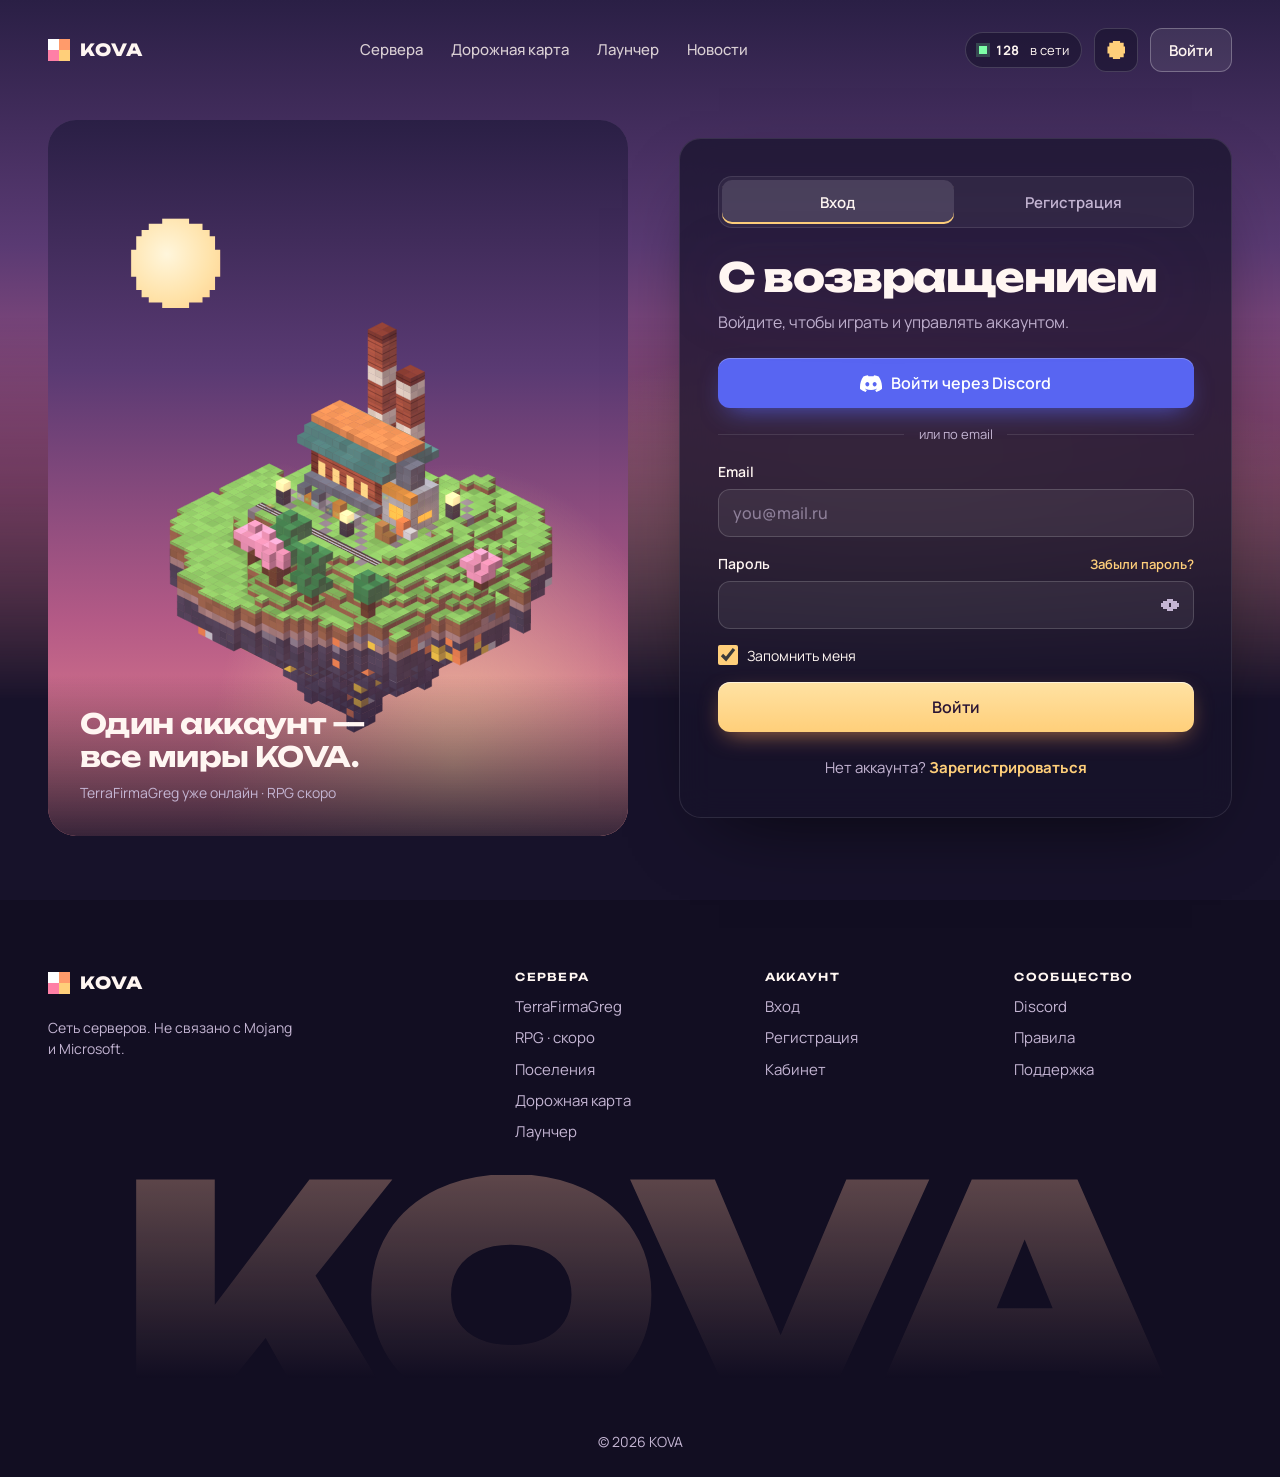
<file: login/index.html>
<!doctype html>
<html lang="ru" data-server="tfg" data-page="login">
<head>
<meta charset="utf-8">
<meta name="viewport" content="width=device-width, initial-scale=1, viewport-fit=cover">
<title>Вход — KOVA</title>
<meta name="description" content="Вход в аккаунт KOVA через Discord или email.">
<meta name="theme-color" content="#2a1f45">
<script>try{var w=localStorage.getItem("kova.world");if(w==="rpg"){document.documentElement.dataset.server="rpg"}}catch(e){}</script>
<link rel="icon" href="data:image/svg+xml,%3Csvg xmlns=%22http://www.w3.org/2000/svg%22 viewBox=%220 0 2 2%22 shape-rendering=%22crispEdges%22%3E%3Crect width=%221%22 height=%221%22 fill=%22%23ffcf7a%22/%3E%3Crect x=%221%22 width=%221%22 height=%221%22 fill=%22%23ff7fa6%22/%3E%3Crect y=%221%22 width=%221%22 height=%221%22 fill=%22%23fff%22/%3E%3Crect x=%221%22 y=%221%22 width=%221%22 height=%221%22 fill=%22%23ff9b6b%22/%3E%3C/svg%3E">
<link rel="preconnect" href="https://fonts.googleapis.com"><link rel="preconnect" href="https://fonts.gstatic.com" crossorigin><link href="https://fonts.googleapis.com/css2?family=Unbounded:wght@400;500;600;800;900&family=Manrope:wght@400;500;600;700&display=swap" rel="stylesheet">
<link rel="stylesheet" href="../style.css?v=14"><link rel="stylesheet" href="../pages.css?v=14">
<link rel="expect" href="#main" blocking="render">
</head><body>
<a class="skip" href="#main">К содержимому</a>
<header class="nav">
  <a class="brand" href="../" aria-label="KOVA — на главную"><span class="brand-mark" aria-hidden="true"></span><span translate="no">KOVA</span></a>
  <nav aria-label="Основное">
    <a href="../#servers">Сервера</a><a href="../#road">Дорожная карта</a><a href="../launcher/">Лаунчер</a><a href="../#news">Новости</a>
  </nav>
  <div class="nav-end">
    <span class="net-pill"><span class="live" aria-hidden="true"></span><b>128</b>&nbsp;в сети</span>
    <button type="button" class="world-btn" aria-pressed="false" aria-label="Тема: закат TFG. Переключить на ночь RPG"><span class="wb-sun" aria-hidden="true"></span><span class="wb-moon" aria-hidden="true"></span></button>
    <a class="btn btn-ghost auth-link" href="../login/" data-auth>Войти</a>
  </div>
</header>
<main id="main" class="page">
  <div class="psky" aria-hidden="true"><div class="stars-bg"></div></div>
  <div class="auth">
    <div class="auth-art rise" style="--i:0" aria-hidden="true">
      <div class="psky"><div class="stars-bg"></div></div>
      <div class="orb sun"></div><div class="orb moon"></div>
      <div class="isle-slot scene"><canvas class="isle" data-world="tfg" data-scene="industrial"></canvas><canvas class="isle" data-world="rpg" data-scene="arcane"></canvas></div>
      <div class="art-copy"><p>Один аккаунт — все миры KOVA.</p><small>TerraFirmaGreg уже онлайн · RPG скоро</small></div>
    </div>
    <div class="auth-card panel rise" style="--i:1">
      <nav class="auth-tabs" aria-label="Вход или регистрация"><a href="../login/" aria-current="page">Вход</a><a href="../register/">Регистрация</a></nav>
      <div class="auth-panel" data-panel="login">
        <h1>С возвращением</h1>
        <p class="sub">Войдите, чтобы играть и управлять аккаунтом.</p>
        <div class="stack">
          <button type="button" class="btn btn-discord btn-block" data-discord><span class="dc-logo" aria-hidden="true"></span><span class="lbl">Войти через Discord</span></button>
          <p class="or">или по email</p>
          <form class="stack" id="login-form" novalidate>
            <div class="field">
              <label for="email">Email</label>
              <input class="inp" id="email" name="email" type="email" autocomplete="username" spellcheck="false" required enterkeyhint="next" placeholder="you@mail.ru" data-error="email-err">
              <p class="err" id="email-err">Введите email в формате you@mail.ru</p>
            </div>
            <div class="field">
              <div class="lbl-row"><label for="current-password">Пароль</label><button type="button" class="linkbtn" data-go="forgot">Забыли пароль?</button></div>
              <div class="pw"><input class="inp" id="current-password" name="password" type="password" autocomplete="current-password" required minlength="8" enterkeyhint="done" data-error="pw-err"><button type="button" class="reveal-pw" aria-pressed="false" aria-label="Показать пароль"><span class="eye" aria-hidden="true"></span></button></div>
              <p class="err" id="pw-err">Минимум 8 символов</p>
            </div>
            <label class="check"><input type="checkbox" name="remember" checked> Запомнить меня</label>
            <button class="btn btn-sun themed btn-block" type="submit"><span class="lbl">Войти</span></button>
          </form>
        </div>
        <p class="auth-alt">Нет аккаунта? <a href="../register/">Зарегистрироваться</a></p>
      </div>

      <div class="auth-panel" data-panel="forgot" hidden>
        <h1>Восстановление</h1>
        <p class="sub">Пришлём ссылку для сброса пароля.</p>
        <form class="stack" id="forgot-form" novalidate>
          <div class="field">
            <label for="reset-email">Email аккаунта</label>
            <input class="inp" id="reset-email" name="email" type="email" autocomplete="username" spellcheck="false" required enterkeyhint="send" placeholder="you@mail.ru" data-error="reset-err">
            <p class="err" id="reset-err">Введите email в формате you@mail.ru</p>
          </div>
          <button class="btn btn-sun themed btn-block" type="submit"><span class="lbl">Отправить ссылку</span></button>
          <button type="button" class="btn btn-ghost btn-block" data-go="login">Назад ко входу</button>
        </form>
      </div>

      <div class="auth-panel" data-panel="sent" hidden>
        <div class="state-ico" aria-hidden="true"><span class="mail-px"></span></div>
        <h1>Проверьте почту</h1>
        <p class="sub">Ссылка отправлена на <span class="sent-to" translate="no"></span>. Она действует 30 минут.</p>
        <div class="stack">
          <button type="button" class="btn btn-ghost btn-block" data-resend><span class="lbl">Отправить ещё раз</span></button>
          <button type="button" class="btn btn-sun themed btn-block" data-go="login">Ко входу</button>
        </div>
        <p class="hint" role="status" aria-live="polite" data-resend-status></p>
      </div>
    </div>
  </div>
</main>
<footer class="foot">
  <div class="wrap foot-in">
    <div class="foot-cols">
      <div><p class="brand"><span class="brand-mark" aria-hidden="true"></span><span translate="no">KOVA</span></p><p class="muted small">Сеть серверов. Не связано с Mojang и Microsoft.</p></div>
      <nav aria-label="Сервера"><p class="fh">Сервера</p><a href="../#servers">TerraFirmaGreg</a><a href="../#servers">RPG · скоро</a><a href="../#cities">Поселения</a><a href="../#road">Дорожная карта</a><a href="../launcher/">Лаунчер</a></nav>
      <nav aria-label="Аккаунт"><p class="fh">Аккаунт</p><a href="../login/">Вход</a><a href="../register/">Регистрация</a><a href="../cabinet/">Кабинет</a></nav>
      <nav aria-label="Сообщество"><p class="fh">Сообщество</p><a href="#">Discord</a><a href="#">Правила</a><a href="#">Поддержка</a></nav>
    </div>
    <p class="foot-mark" translate="no" aria-hidden="true">KOVA</p>
    <p class="foot-copy muted small">© 2026 KOVA</p>
  </div>
</footer>
<script type="module" src="../auth.js?v=14"></script>
</body>
</html>
</file>
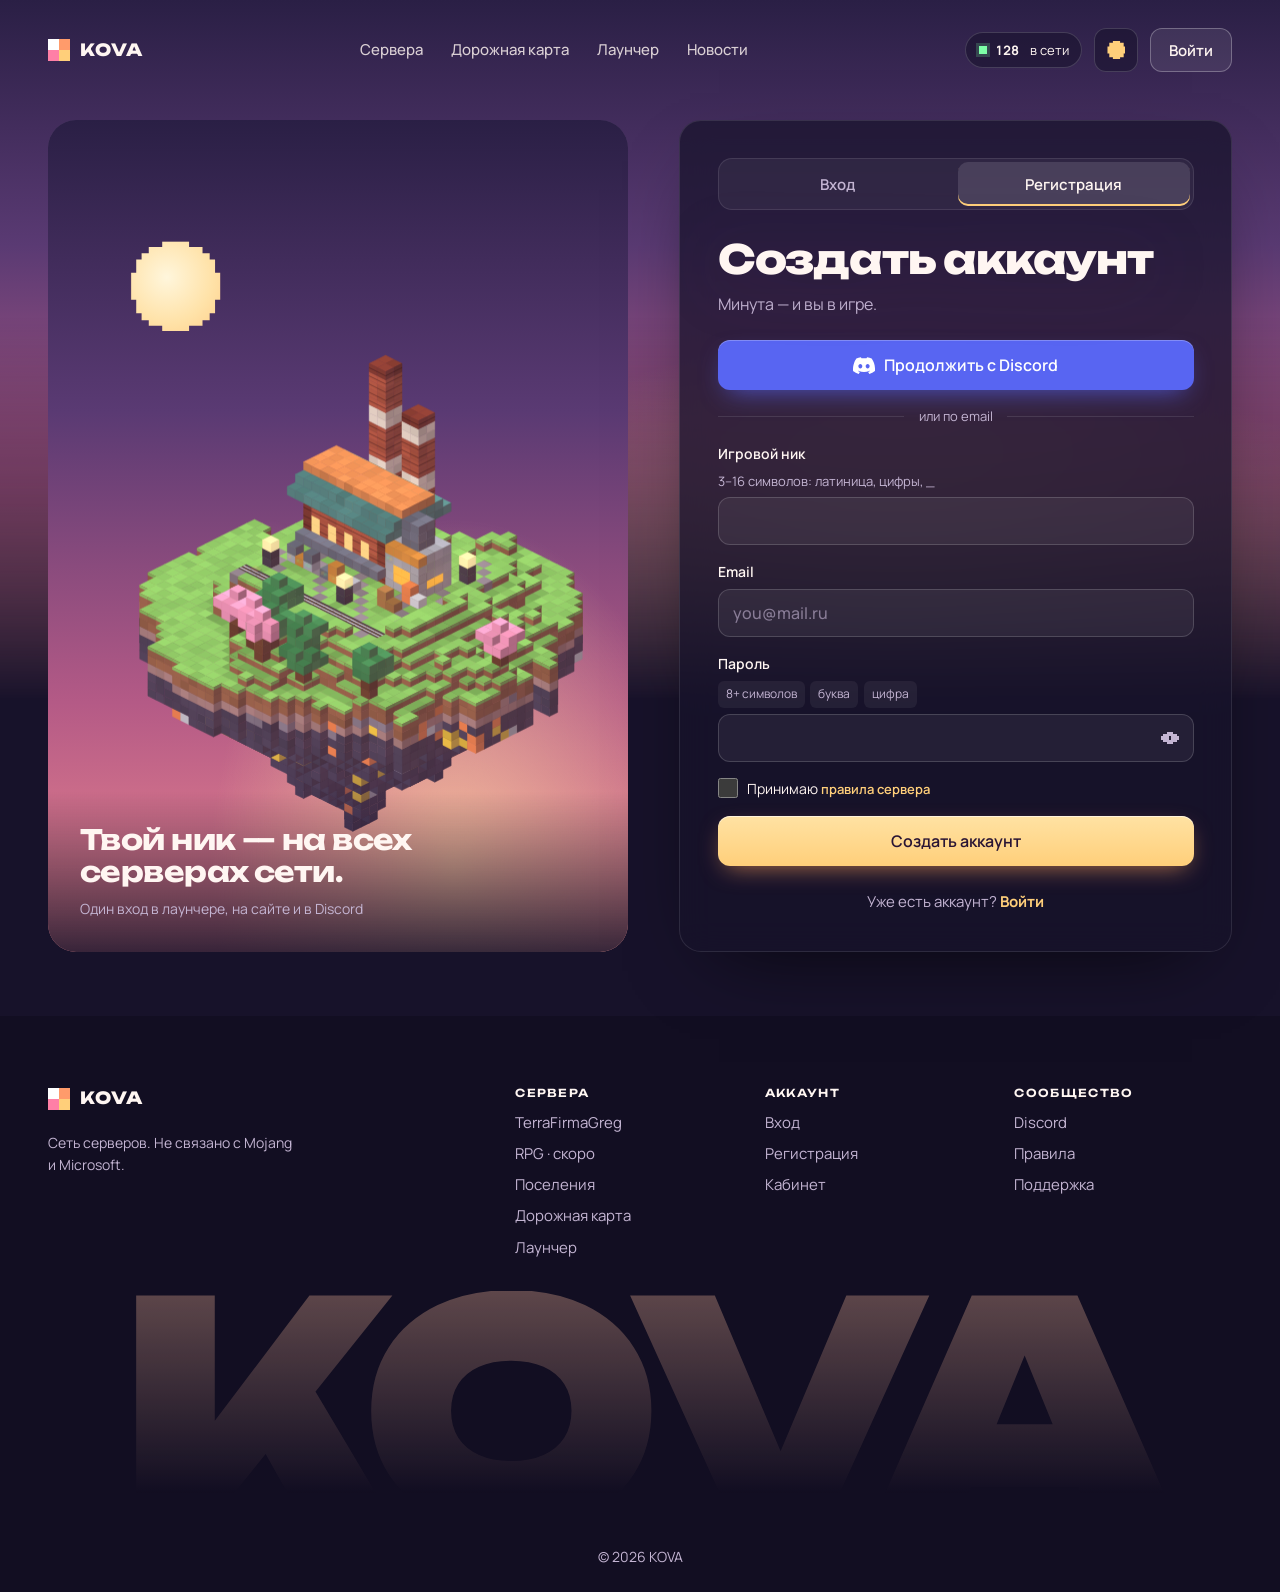
<file: register/index.html>
<!doctype html>
<html lang="ru" data-server="tfg" data-page="register">
<head>
<meta charset="utf-8">
<meta name="viewport" content="width=device-width, initial-scale=1, viewport-fit=cover">
<title>Регистрация — KOVA</title>
<meta name="description" content="Создайте аккаунт KOVA через Discord или email.">
<meta name="theme-color" content="#2a1f45">
<script>try{var w=localStorage.getItem("kova.world");if(w==="rpg"){document.documentElement.dataset.server="rpg"}}catch(e){}</script>
<link rel="icon" href="data:image/svg+xml,%3Csvg xmlns=%22http://www.w3.org/2000/svg%22 viewBox=%220 0 2 2%22 shape-rendering=%22crispEdges%22%3E%3Crect width=%221%22 height=%221%22 fill=%22%23ffcf7a%22/%3E%3Crect x=%221%22 width=%221%22 height=%221%22 fill=%22%23ff7fa6%22/%3E%3Crect y=%221%22 width=%221%22 height=%221%22 fill=%22%23fff%22/%3E%3Crect x=%221%22 y=%221%22 width=%221%22 height=%221%22 fill=%22%23ff9b6b%22/%3E%3C/svg%3E">
<link rel="preconnect" href="https://fonts.googleapis.com"><link rel="preconnect" href="https://fonts.gstatic.com" crossorigin><link href="https://fonts.googleapis.com/css2?family=Unbounded:wght@400;500;600;800;900&family=Manrope:wght@400;500;600;700&display=swap" rel="stylesheet">
<link rel="stylesheet" href="../style.css?v=14"><link rel="stylesheet" href="../pages.css?v=14">
<link rel="expect" href="#main" blocking="render">
</head><body>
<a class="skip" href="#main">К содержимому</a>
<header class="nav">
  <a class="brand" href="../" aria-label="KOVA — на главную"><span class="brand-mark" aria-hidden="true"></span><span translate="no">KOVA</span></a>
  <nav aria-label="Основное">
    <a href="../#servers">Сервера</a><a href="../#road">Дорожная карта</a><a href="../launcher/">Лаунчер</a><a href="../#news">Новости</a>
  </nav>
  <div class="nav-end">
    <span class="net-pill"><span class="live" aria-hidden="true"></span><b>128</b>&nbsp;в сети</span>
    <button type="button" class="world-btn" aria-pressed="false" aria-label="Тема: закат TFG. Переключить на ночь RPG"><span class="wb-sun" aria-hidden="true"></span><span class="wb-moon" aria-hidden="true"></span></button>
    <a class="btn btn-ghost auth-link" href="../login/" data-auth>Войти</a>
  </div>
</header>
<main id="main" class="page">
  <div class="psky" aria-hidden="true"><div class="stars-bg"></div></div>
  <div class="auth">
    <div class="auth-art rise" style="--i:0" aria-hidden="true">
      <div class="psky"><div class="stars-bg"></div></div>
      <div class="orb sun"></div><div class="orb moon"></div>
      <div class="isle-slot scene"><canvas class="isle" data-world="tfg" data-scene="industrial"></canvas><canvas class="isle" data-world="rpg" data-scene="arcane"></canvas></div>
      <div class="art-copy"><p>Твой ник — на всех серверах сети.</p><small>Один вход в лаунчере, на сайте и в Discord</small></div>
    </div>
    <div class="auth-card panel rise" style="--i:1">
      <nav class="auth-tabs" aria-label="Вход или регистрация"><a href="../login/">Вход</a><a href="../register/" aria-current="page">Регистрация</a></nav>
      <div class="auth-panel" data-panel="register">
        <h1>Создать аккаунт</h1>
        <p class="sub">Минута — и вы в игре.</p>
        <div class="stack">
          <button type="button" class="btn btn-discord btn-block" data-discord><span class="dc-logo" aria-hidden="true"></span><span class="lbl">Продолжить с Discord</span></button>
          <p class="or">или по email</p>
          <form class="stack" id="register-form" novalidate>
            <div class="field">
              <label for="nick">Игровой ник</label>
              <p class="hint" id="nick-hint">3–16 символов: латиница, цифры, _</p>
              <input class="inp" id="nick" name="nickname" type="text" autocomplete="username" spellcheck="false" autocapitalize="off" autocorrect="off" required pattern="[A-Za-z0-9_]{3,16}" maxlength="16" enterkeyhint="next" aria-describedby="nick-hint" data-error="nick-err" translate="no">
              <p class="err" id="nick-err">Только латиница, цифры и _, от 3 до 16 символов</p>
            </div>
            <div class="field">
              <label for="reg-email">Email</label>
              <input class="inp" id="reg-email" name="email" type="email" autocomplete="email" spellcheck="false" required enterkeyhint="next" placeholder="you@mail.ru" data-error="reg-email-err">
              <p class="err" id="reg-email-err">Введите email в формате you@mail.ru</p>
            </div>
            <div class="field">
              <label for="new-password">Пароль</label>
              <ul class="rules" id="pw-rules" aria-label="Требования к паролю"><li data-rule="len">8+ символов</li><li data-rule="letter">буква</li><li data-rule="digit">цифра</li></ul>
              <div class="pw"><input class="inp" id="new-password" name="password" type="password" autocomplete="new-password" required minlength="8" pattern="(?=.*[A-Za-zА-Яа-яЁё])(?=.*\d).{8,}" enterkeyhint="done" aria-describedby="pw-rules" data-error="npw-err"><button type="button" class="reveal-pw" aria-pressed="false" aria-label="Показать пароль"><span class="eye" aria-hidden="true"></span></button></div>
              <p class="err" id="npw-err">Пароль не соответствует требованиям выше</p>
            </div>
            <label class="check"><input type="checkbox" name="rules" required> <span>Принимаю <a class="linkbtn" href="#">правила сервера</a></span></label>
            <button class="btn btn-sun themed btn-block" type="submit"><span class="lbl">Создать аккаунт</span></button>
          </form>
        </div>
        <p class="auth-alt">Уже есть аккаунт? <a href="../login/">Войти</a></p>
      </div>
    </div>
  </div>
</main>
<footer class="foot">
  <div class="wrap foot-in">
    <div class="foot-cols">
      <div><p class="brand"><span class="brand-mark" aria-hidden="true"></span><span translate="no">KOVA</span></p><p class="muted small">Сеть серверов. Не связано с Mojang и Microsoft.</p></div>
      <nav aria-label="Сервера"><p class="fh">Сервера</p><a href="../#servers">TerraFirmaGreg</a><a href="../#servers">RPG · скоро</a><a href="../#cities">Поселения</a><a href="../#road">Дорожная карта</a><a href="../launcher/">Лаунчер</a></nav>
      <nav aria-label="Аккаунт"><p class="fh">Аккаунт</p><a href="../login/">Вход</a><a href="../register/">Регистрация</a><a href="../cabinet/">Кабинет</a></nav>
      <nav aria-label="Сообщество"><p class="fh">Сообщество</p><a href="#">Discord</a><a href="#">Правила</a><a href="#">Поддержка</a></nav>
    </div>
    <p class="foot-mark" translate="no" aria-hidden="true">KOVA</p>
    <p class="foot-copy muted small">© 2026 KOVA</p>
  </div>
</footer>
<script type="module" src="../auth.js?v=14"></script>
</body>
</html>
</file>
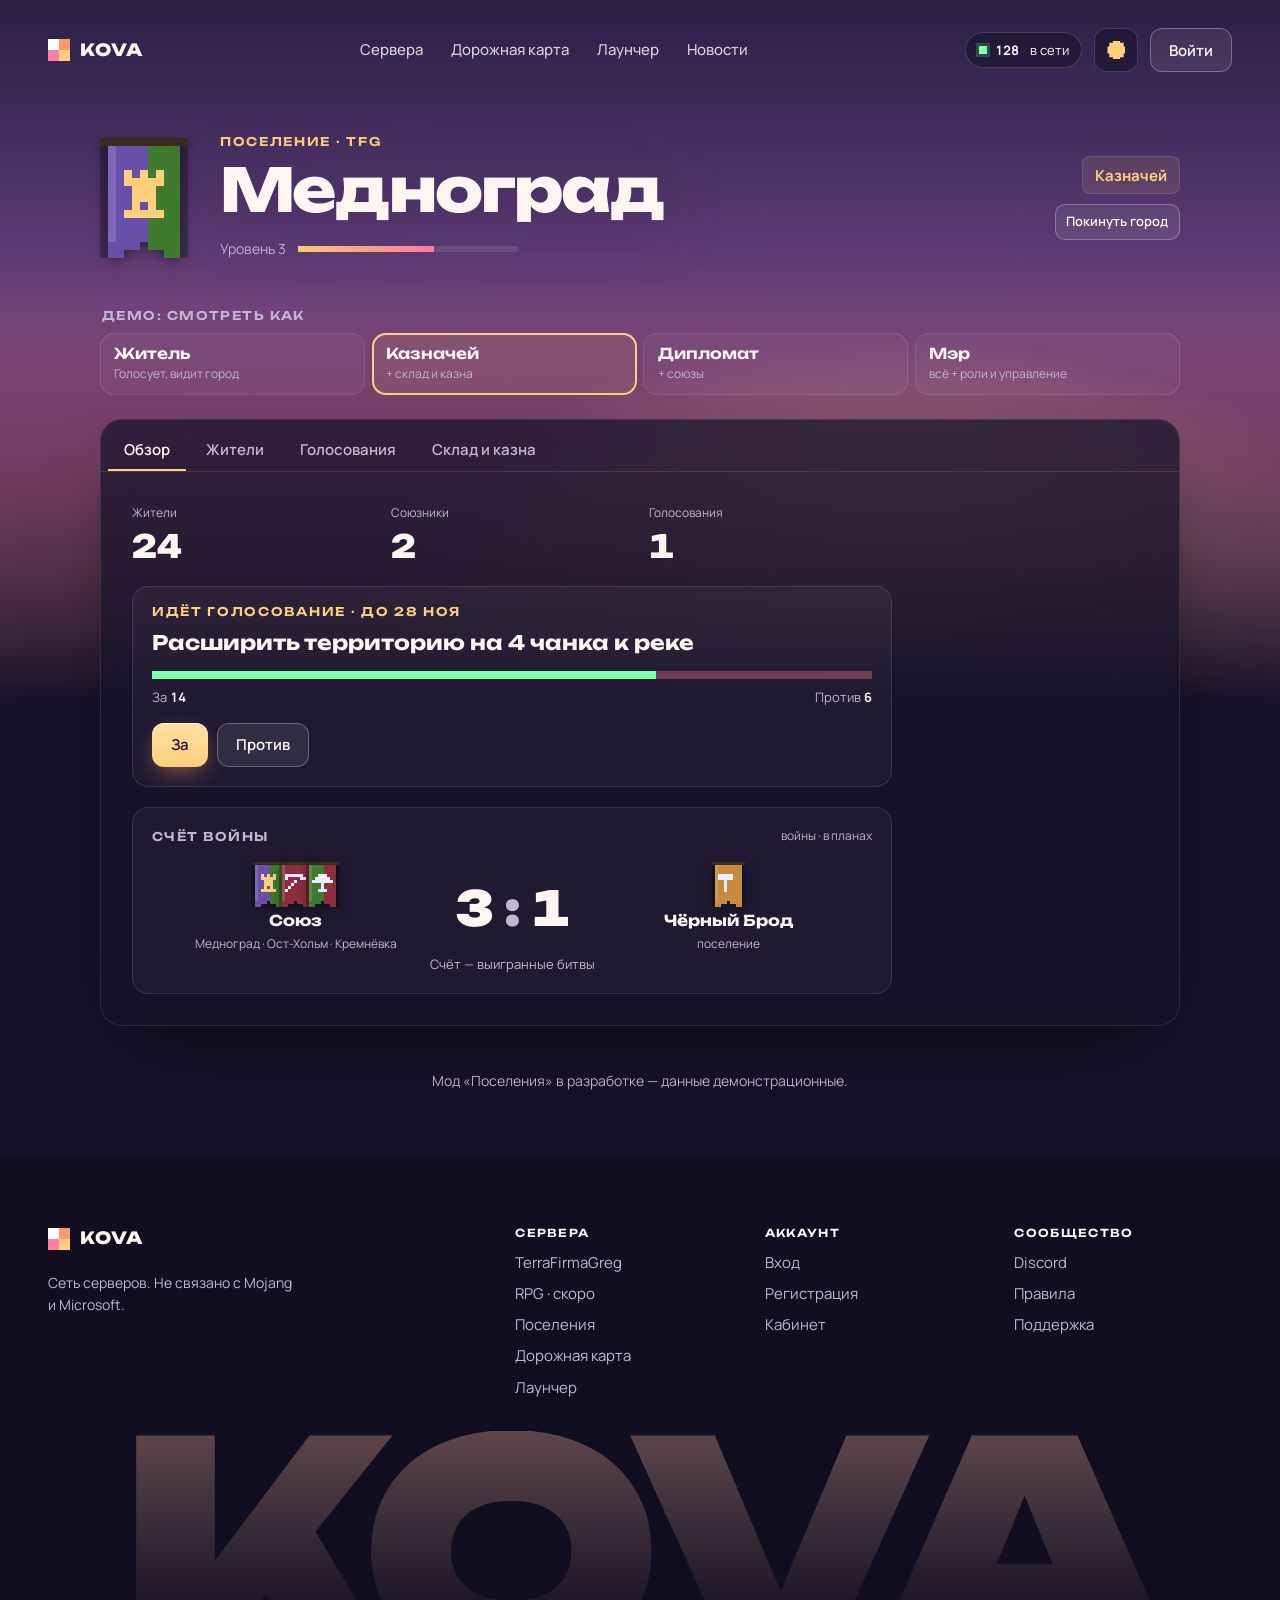
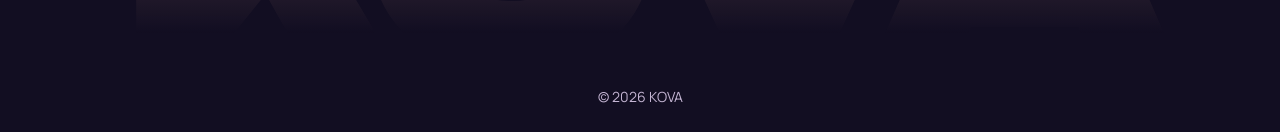
<file: settlement/index.html>
<!doctype html>
<html lang="ru" data-server="tfg" data-page="settlement">
<head>
<meta charset="utf-8">
<meta name="viewport" content="width=device-width, initial-scale=1, viewport-fit=cover">
<title>Поселение — KOVA</title>
<meta name="description" content="Поселение в мире KOVA.">
<meta name="theme-color" content="#2a1f45">
<script>try{var w=localStorage.getItem("kova.world");if(w==="rpg"){document.documentElement.dataset.server="rpg"}}catch(e){}</script>
<link rel="icon" href="data:image/svg+xml,%3Csvg xmlns=%22http://www.w3.org/2000/svg%22 viewBox=%220 0 2 2%22 shape-rendering=%22crispEdges%22%3E%3Crect width=%221%22 height=%221%22 fill=%22%23ffcf7a%22/%3E%3Crect x=%221%22 width=%221%22 height=%221%22 fill=%22%23ff7fa6%22/%3E%3Crect y=%221%22 width=%221%22 height=%221%22 fill=%22%23fff%22/%3E%3Crect x=%221%22 y=%221%22 width=%221%22 height=%221%22 fill=%22%23ff9b6b%22/%3E%3C/svg%3E">
<link rel="preconnect" href="https://fonts.googleapis.com"><link rel="preconnect" href="https://fonts.gstatic.com" crossorigin><link href="https://fonts.googleapis.com/css2?family=Unbounded:wght@400;500;600;800;900&family=Manrope:wght@400;500;600;700&display=swap" rel="stylesheet">
<link rel="stylesheet" href="../style.css?v=14"><link rel="stylesheet" href="../pages.css?v=14">
<link rel="expect" href="#main" blocking="render">
</head><body>
<a class="skip" href="#main">К содержимому</a>
<header class="nav">
  <a class="brand" href="../" aria-label="KOVA — на главную"><span class="brand-mark" aria-hidden="true"></span><span translate="no">KOVA</span></a>
  <nav aria-label="Основное">
    <a href="../#servers">Сервера</a><a href="../#road">Дорожная карта</a><a href="../launcher/">Лаунчер</a><a href="../#news">Новости</a>
  </nav>
  <div class="nav-end">
    <span class="net-pill"><span class="live" aria-hidden="true"></span><b>128</b>&nbsp;в сети</span>
    <button type="button" class="world-btn" aria-pressed="false" aria-label="Тема: закат TFG. Переключить на ночь RPG"><span class="wb-sun" aria-hidden="true"></span><span class="wb-moon" aria-hidden="true"></span></button>
    <a class="btn btn-ghost auth-link" href="../login/" data-auth>Войти</a>
  </div>
</header>
<main id="main" class="page">
  <div class="psky" aria-hidden="true"><div class="stars-bg"></div></div>
  <div class="st">
    <header class="st-hero rise" style="--i:0">
      <canvas class="banner huge" data-banner="Медноград" data-city-banner role="img" aria-label="Герб города"></canvas>
      <div class="st-id"><p class="eyebrow-s">Поселение · TFG</p><h1 class="h-page" data-city-name>Медноград</h1>
        <div class="st-lvl"><span>Уровень 3</span><div class="lvlbar" aria-label="Прогресс до 4 уровня: 62%"><i style="--v:.62"></i></div></div></div>
      <div class="st-hero-act"><span class="pill pill-sun" data-role-pill>Казначей</span><button type="button" class="btn btn-ghost btn-sm" data-roles="citizen treasurer diplomat" data-open="leave-dlg">Покинуть город</button></div>
    </header>
    <fieldset class="roles-pick rise" style="--i:1"><legend>Демо: смотреть как</legend><label><input type="radio" name="role" value="citizen"><span><b>Житель</b><small>Голосует, видит город</small></span></label><label><input type="radio" name="role" value="treasurer" checked><span><b>Казначей</b><small>+ склад и казна</small></span></label><label><input type="radio" name="role" value="diplomat"><span><b>Дипломат</b><small>+ союзы</small></span></label><label><input type="radio" name="role" value="mayor"><span><b>Мэр</b><small>всё + роли и управление</small></span></label></fieldset>
    <div class="st-app panel rise" style="--i:2">
      <div class="st-tabs" role="tablist" aria-label="Разделы поселения"><button type="button" role="tab" id="st-overview" data-tab="overview" data-roles="all" aria-selected="true" tabindex="0">Обзор</button><button type="button" role="tab" id="st-people" data-tab="people" data-roles="all" aria-selected="false" tabindex="-1">Жители</button><button type="button" role="tab" id="st-votes" data-tab="votes" data-roles="all" aria-selected="false" tabindex="-1">Голосования</button><button type="button" role="tab" id="st-treasury" data-tab="treasury" data-roles="treasurer mayor" aria-selected="false" tabindex="-1">Склад и казна</button><button type="button" role="tab" id="st-alliances" data-tab="alliances" data-roles="diplomat mayor" aria-selected="false" tabindex="-1">Союзы</button><button type="button" role="tab" id="st-roles" data-tab="roles" data-roles="mayor" aria-selected="false" tabindex="-1">Роли</button><button type="button" role="tab" id="st-manage" data-tab="manage" data-roles="mayor" aria-selected="false" tabindex="-1">Управление</button></div>
      <div class="st-body">
        <section class="st-panel" role="tabpanel" aria-labelledby="st-overview" data-panel="overview"><dl class="st-nums"><div><dt>Жители</dt><dd>24</dd></div><div><dt>Союзники</dt><dd>2</dd></div><div><dt>Голосования</dt><dd>1</dd></div></dl><article class="st-card vote">
  <p class="eyebrow-s">Идёт голосование · до 28 ноя</p>
  <h3>Расширить территорию на 4 чанка к реке</h3>
  <div class="vbar" aria-label="За 14, против 6"><i style="--v:.7"></i></div>
  <p class="vmeta"><span>За <b data-yes>14</b></span><span>Против <b data-no>6</b></span></p>
  <div class="st-actions" data-vote><button type="button" class="btn btn-sun themed" data-v="yes">За</button><button type="button" class="btn btn-ghost" data-v="no">Против</button></div>
</article><article class="st-card warscore" aria-labelledby="war-h">
  <div class="st-row"><h4 id="war-h" style="margin:0">Счёт войны</h4><span class="dev-tag">войны · в планах</span></div>
  <div class="ws"><div class="ws-side"><span class="crests" aria-hidden="true"><canvas class="banner" data-banner="Медноград"></canvas><canvas class="banner" data-banner="Ост-Хольм"></canvas><canvas class="banner" data-banner="Кремнёвка"></canvas></span><b>Союз</b><small>Медноград · Ост-Хольм · Кремнёвка</small></div>
  <p class="score" aria-label="Счёт по выигранным битвам: 3 на 1">3 <span>:</span> 1</p>
  <div class="ws-side"><canvas class="banner" data-banner="Чёрный Брод" aria-hidden="true"></canvas><b>Чёрный Брод</b><small>поселение</small></div></div>
  <p class="hint" style="text-align:center">Счёт — выигранные битвы</p>
</article></section><section class="st-panel" role="tabpanel" aria-labelledby="st-people" data-panel="people" hidden><div class="st-row"><h3>Жители <span class="muted">24</span></h3><button type="button" class="btn btn-ghost btn-sm" data-roles="mayor" data-toast="Приглашение скопировано">Пригласить</button></div><ul class="list ppl"><li><canvas data-head="Ore_Wolf" ></canvas><span class="grow"><b translate="no">Ore_Wolf</b><small>Мэр</small></span></li><li><canvas data-head="" data-head-me></canvas><span class="grow"><b translate="no" data-nick>Вы</b><small>Казначей</small></span></li><li><canvas data-head="Gregorius" ></canvas><span class="grow"><b translate="no">Gregorius</b><small>Дипломат</small></span></li><li><canvas data-head="blaze_kate" ></canvas><span class="grow"><b translate="no">blaze_kate</b><small>Житель</small></span></li><li><canvas data-head="Steve_Smith" ></canvas><span class="grow"><b translate="no">Steve_Smith</b><small>Житель</small></span></li><li><canvas data-head="mira_ore" ></canvas><span class="grow"><b translate="no">mira_ore</b><small>Житель</small></span></li></ul></section><section class="st-panel" role="tabpanel" aria-labelledby="st-votes" data-panel="votes" hidden><div class="st-row"><h3>Голосования</h3><button type="button" class="btn btn-ghost btn-sm" data-roles="mayor" data-toast="Голосование создано">Новое голосование</button></div><article class="st-card vote">
  <p class="eyebrow-s">Идёт голосование · до 28 ноя</p>
  <h3>Расширить территорию на 4 чанка к реке</h3>
  <div class="vbar" aria-label="За 14, против 6"><i style="--v:.7"></i></div>
  <p class="vmeta"><span>За <b data-yes>14</b></span><span>Против <b data-no>6</b></span></p>
  <div class="st-actions" data-vote><button type="button" class="btn btn-sun themed" data-v="yes">За</button><button type="button" class="btn btn-ghost" data-v="no">Против</button></div>
</article><ul class="list"><li><span class="grow"><b>Принять blaze_kate в жители</b><small>завершено 20 ноя</small></span><span class="pill pill-ok">принято</span></li><li><span class="grow"><b>Союз с Ост-Хольмом и Кремнёвкой</b><small>завершено 18 ноя</small></span><span class="pill pill-ok">принято</span></li></ul></section><section class="st-panel" role="tabpanel" aria-labelledby="st-treasury" data-panel="treasury" hidden><h3>Склад и казна</h3><p class="hint">Общие ресурсы города.</p>
<ul class="stock"><li><b>1 240</b><span>медь</span></li><li><b>380</b><span>олово</span></li><li><b>96</b><span>бронза</span></li></ul>
<div class="st-card"><h4>Последние операции</h4><ul class="list"><li><span class="grow"><b>Медь +128</b><small>сдал Gregorius</small></span><span class="muted small">сегодня</span></li><li><span class="grow"><b>Бронза −32</b><small>на ворота</small></span><span class="muted small">вчера</span></li></ul></div>
<div class="st-actions"><button type="button" class="btn btn-ghost" data-toast="Ресурсы выданы (демо)">Выдать ресурсы</button></div></section><section class="st-panel" role="tabpanel" aria-labelledby="st-alliances" data-panel="alliances" hidden><div class="st-row"><h3>Союзы</h3><button type="button" class="btn btn-ghost btn-sm" data-toast="Запрос союза отправлен">Предложить союз</button></div>
<ul class="list"><li><span class="crests" aria-hidden="true"><canvas class="banner" data-banner="Медноград"></canvas><canvas class="banner" data-banner="Ост-Хольм"></canvas><canvas class="banner" data-banner="Кремнёвка"></canvas></span><span class="grow"><b>Союз</b><small>Медноград · Ост-Хольм · Кремнёвка</small></span><span class="pill pill-ok">состоим</span></li></ul></section><section class="st-panel" role="tabpanel" aria-labelledby="st-roles" data-panel="roles" hidden><h3>Роли</h3>
<ul class="list"><li><span class="grow"><b>Мэр</b><small>Ore_Wolf</small></span></li>
<li><span class="grow"><b>Казначей</b><small>склад и казна</small></span><select class="inp sel" aria-label="Казначей"><option selected>Вы</option><option>blaze_kate</option><option>Steve_Smith</option><option>mira_ore</option><option>Gregorius</option></select></li>
<li><span class="grow"><b>Дипломат</b><small>союзы</small></span><select class="inp sel" aria-label="Дипломат"><option selected>Gregorius</option><option>blaze_kate</option><option>Steve_Smith</option></select></li></ul>
<div class="st-actions"><button type="button" class="btn btn-sun themed" data-toast="Роли сохранены">Сохранить роли</button></div></section><section class="st-panel" role="tabpanel" aria-labelledby="st-manage" data-panel="manage" hidden><h3>Управление</h3>
<form class="stack st-form"><div class="field"><label for="cname">Название города</label><input class="inp" id="cname" value="Медноград" maxlength="24" autocomplete="off" required></div>
<label class="toggle-row" for="open"><span>Свободный вход<small>иначе — по приглашению</small></span><input class="switch-t" id="open" type="checkbox"></label>
<div class="row-between" style="justify-content:flex-start;gap:.6rem"><button type="button" class="btn btn-ghost" data-reroll>Новый герб</button><button type="submit" class="btn btn-sun themed">Сохранить</button></div></form></section>
      </div>
    </div>
    <p class="lp-note" style="width:auto">Мод «Поселения» в разработке — данные демонстрационные.</p>
  </div>
</main>
<dialog class="dlg" id="leave-dlg" aria-labelledby="leave-t" closedby="any"><h2 id="leave-t">Покинуть Медноград?</h2><p class="hint">Должность освободится.</p>
<form method="dialog"><div class="dlg-actions"><button class="btn btn-ghost" value="cancel">Остаться</button><button class="btn btn-danger" value="ok">Покинуть</button></div></form></dialog>
<p class="toast" role="status" hidden></p>
<footer class="foot">
  <div class="wrap foot-in">
    <div class="foot-cols">
      <div><p class="brand"><span class="brand-mark" aria-hidden="true"></span><span translate="no">KOVA</span></p><p class="muted small">Сеть серверов. Не связано с Mojang и Microsoft.</p></div>
      <nav aria-label="Сервера"><p class="fh">Сервера</p><a href="../#servers">TerraFirmaGreg</a><a href="../#servers">RPG · скоро</a><a href="../#cities">Поселения</a><a href="../#road">Дорожная карта</a><a href="../launcher/">Лаунчер</a></nav>
      <nav aria-label="Аккаунт"><p class="fh">Аккаунт</p><a href="../login/">Вход</a><a href="../register/">Регистрация</a><a href="../cabinet/">Кабинет</a></nav>
      <nav aria-label="Сообщество"><p class="fh">Сообщество</p><a href="#">Discord</a><a href="#">Правила</a><a href="#">Поддержка</a></nav>
    </div>
    <p class="foot-mark" translate="no" aria-hidden="true">KOVA</p>
    <p class="foot-copy muted small">© 2026 KOVA</p>
  </div>
</footer>
<script type="module" src="../settlement.js?v=14"></script>
</body>
</html>
</file>
<file: style.css>
:root {
  color-scheme: dark;
  --night: #17122a; --night-2: #1d1736; --night-3: #120e22; --ink: #fff6f2; --muted: #c4b5d3;
  --sun: #ffcf7a; --sun-2: #ff9b6b; --rose: #ff7fa6; --arcane: #8ff3ff; --violet: #8b6cff; --line: rgb(255 255 255 / .1);
  --glass: rgb(23 18 42 / .55); --glass-line: rgb(255 255 255 / .16);
  --display: "Unbounded", "Arial Black", sans-serif;
  --body: "Manrope", ui-sans-serif, system-ui, sans-serif;
  --gutter: clamp(1.25rem, 4vw, 3rem);
  --wrap: min(1200px, 100% - 2 * var(--gutter));
  --ease: cubic-bezier(.2, .8, .2, 1);
}
* { box-sizing: border-box; }
html { background: var(--night); scroll-behavior: smooth; }
@media (prefers-reduced-motion: reduce) { html { scroll-behavior: auto; } }
body { margin: 0; font: 400 1rem/1.55 var(--body); color: var(--ink); background: var(--night); overflow-x: clip; -webkit-font-smoothing: antialiased; }
a { color: inherit; }
[hidden] { display: none !important; }
.sr { position: absolute; width: 1px; height: 1px; overflow: hidden; clip-path: inset(50%); white-space: nowrap; }
.skip { position: absolute; left: -999px; top: 8px; z-index: 99; background: #fff; color: #000; padding: .5em 1em; border-radius: 8px; }
.skip:focus { left: 8px; }
:focus-visible { outline: 2px solid var(--sun); outline-offset: 3px; }
.wrap { width: var(--wrap); margin-inline: auto; }
.muted { color: var(--muted); }
.small { font-size: .875rem; }
.live { display: inline-block; width: 8px; height: 8px; background: #7dffa8; box-shadow: 0 0 0 3px rgb(125 255 168 / .2); flex: none; }
@media (prefers-reduced-motion: no-preference) { .live { animation: pulse 2s steps(2) infinite; } @keyframes pulse { 50% { box-shadow: 0 0 0 5px rgb(125 255 168 / .08); } } }
.lock { display: inline-block; width: 10px; height: 12px; flex: none; background: currentColor;
  -webkit-mask: url("data:image/svg+xml,%3Csvg xmlns='http://www.w3.org/2000/svg' viewBox='0 0 5 6' shape-rendering='crispEdges'%3E%3Cpath d='M1 0h3v1H1zM0 1h1v2H0zM4 1h1v2H4zM0 3h5v3H0z'/%3E%3C/svg%3E") center / contain no-repeat;
          mask: url("data:image/svg+xml,%3Csvg xmlns='http://www.w3.org/2000/svg' viewBox='0 0 5 6' shape-rendering='crispEdges'%3E%3Cpath d='M1 0h3v1H1zM0 1h1v2H0zM4 1h1v2H4zM0 3h5v3H0z'/%3E%3C/svg%3E") center / contain no-repeat; }
.bell { display: inline-block; width: 14px; height: 14px; background: currentColor;
  -webkit-mask: url("data:image/svg+xml,%3Csvg xmlns='http://www.w3.org/2000/svg' viewBox='0 0 7 7' shape-rendering='crispEdges'%3E%3Cpath d='M3 0h1v1h1v1h1v3h1v1H0V5h1V2h1V1h1zM3 6h1v1H3z'/%3E%3C/svg%3E") center / contain no-repeat;
          mask: url("data:image/svg+xml,%3Csvg xmlns='http://www.w3.org/2000/svg' viewBox='0 0 7 7' shape-rendering='crispEdges'%3E%3Cpath d='M3 0h1v1h1v1h1v3h1v1H0V5h1V2h1V1h1zM3 6h1v1H3z'/%3E%3C/svg%3E") center / contain no-repeat; }

/* ---------- nav ---------- */
.nav { position: absolute; inset: 0 0 auto; z-index: 10; display: flex; align-items: center; gap: 2rem;
  padding: clamp(1rem, 2.4vw, 1.75rem) var(--gutter); padding-top: max(clamp(1rem, 2.4vw, 1.75rem), env(safe-area-inset-top)); }
.brand { display: inline-flex; align-items: center; gap: .6rem; margin: 0; font: 800 1.05rem/1 var(--display); letter-spacing: .06em; text-decoration: none; }
.brand-mark { width: 22px; height: 22px; flex: none; background: conic-gradient(from 90deg at 50% 50%, var(--sun) 0 25%, var(--rose) 0 50%, #fff 0 75%, var(--sun-2) 0); }
.nav nav { display: flex; gap: 1.75rem; margin-inline: auto; }
.nav nav a { position: relative; text-decoration: none; font-weight: 500; font-size: .9375rem; opacity: .82; transition: opacity .2s; }
.nav nav a::after { content: ""; position: absolute; left: 0; right: 0; bottom: -6px; height: 2px; background: var(--sun); scale: 0 1; transition: scale .3s var(--ease); }
.nav nav a:hover { opacity: 1; }
.nav nav a:hover::after { scale: 1 1; }
.nav-end { display: flex; align-items: center; gap: .75rem; }
.net-pill { display: inline-flex; align-items: center; gap: .5rem; padding: .5rem .85rem; border-radius: 999px; font-size: .8125rem; background: var(--glass); box-shadow: inset 0 0 0 1px var(--glass-line); backdrop-filter: blur(10px); font-variant-numeric: tabular-nums; }
@media (max-width: 900px) { .nav nav { display: none; } .nav-end { margin-inline-start: auto; } }
@media (max-width: 420px) { .net-pill { display: none; } }

/* ---------- buttons ---------- */
.btn { display: inline-flex; align-items: center; justify-content: center; gap: .55em; min-block-size: 44px; padding: .7em 1.25em;
  font: 600 .9375rem/1 var(--body); text-decoration: none; cursor: pointer; border: 0; border-radius: 12px; color: inherit;
  transition: transform .15s, background-color .2s, box-shadow .2s, color .2s; touch-action: manipulation; }
.btn:active { transform: translateY(1px) scale(.98); }
.btn-sun { color: #2a1534; background: linear-gradient(180deg, #ffe2a3, var(--sun)); box-shadow: 0 1px 0 rgb(255 255 255 / .6) inset, 0 8px 24px -8px rgb(255 160 90 / .7); }
.btn-sun:hover { background: linear-gradient(180deg, #fff0c9, #ffd892); box-shadow: 0 1px 0 rgb(255 255 255 / .6) inset, 0 12px 30px -8px rgb(255 160 90 / .85); }
.btn-sun[data-copied] { background: #d9ffc9; }
.btn-ghost { color: var(--ink); background: rgb(255 255 255 / .08); box-shadow: inset 0 0 0 1px rgb(255 255 255 / .28); backdrop-filter: blur(8px); }
.btn-ghost:hover { background: rgb(255 255 255 / .16); }
.btn-arcane { color: #0f0b24; background: linear-gradient(180deg, #c8fbff, var(--arcane)); box-shadow: 0 1px 0 rgb(255 255 255 / .7) inset, 0 8px 26px -8px rgb(143 243 255 / .7); }
.btn-arcane:hover { background: linear-gradient(180deg, #e6feff, #aef7ff); }
.btn-arcane[aria-pressed="true"] { color: var(--arcane); background: rgb(143 243 255 / .1); box-shadow: inset 0 0 0 1px rgb(143 243 255 / .5); }
.btn-light { color: #2a1534; background: #fff; box-shadow: 0 10px 30px -10px rgb(42 21 52 / .5); }
.btn-light:hover { background: #fff3e8; }
.copy { position: relative; display: inline-flex; }
.tip { position: absolute; inset-block-end: calc(100% + 8px); inset-inline-start: 50%; translate: -50% 0; white-space: nowrap; font-size: .75rem; font-weight: 600;
  padding: .3em .6em; border-radius: 6px; background: #fff; color: #2a1534; opacity: 0; transition: opacity .2s; pointer-events: none; }
.tip:not(:empty) { opacity: 1; }

/* ---------- hero ---------- */
:root { --frame: 1760px; --edge: max(var(--gutter), calc((100vw - var(--frame)) / 2 + var(--gutter)));
  /* physics-based-easing: spring via linear() (fallback: cubic-bezier declared first) */
  --spring: cubic-bezier(.34, 1.56, .64, 1);
  --spring: linear(0, 0.009, 0.035 2.1%, 0.141 4.4%, 0.723 12.9%, 0.938 16.7%, 1.017 19.4%, 1.067, 1.099 24.3%, 1.108 26%, 1.104, 1.088 30.7%, 1.008 39.2%, 0.985 43.4%, 0.98 47.4%, 0.996 59.4%, 1.003 70.1%, 1); }
.nav { padding-inline: var(--edge); }
.hero { position: relative; min-block-size: max(700px, 100svh); display: grid; align-items: end; isolation: isolate; overflow: clip; }
.sky { position: absolute; inset: 0; z-index: -4; }
.sky-layer { position: absolute; inset: 0; transition: opacity 1.1s var(--ease); }
.sky-tfg { background:
    radial-gradient(90% 60% at 60% 80%, rgb(255 214 160 / .85), transparent 60%),
    linear-gradient(180deg, #2a1f45 0%, #5a3a73 26%, #b45a86 52%, #f08a8f 70%, #ffc79a 86%, #ffd9ae 100%); }
.sky-rpg { opacity: 0; background:
    radial-gradient(70% 55% at 62% 70%, rgb(120 90 255 / .55), transparent 62%),
    radial-gradient(50% 40% at 30% 85%, rgb(79 214 200 / .25), transparent 70%),
    linear-gradient(180deg, #07061a 0%, #141038 35%, #2b1f63 65%, #4b3a8f 85%, #6d5bb0 100%); }
.stars { position: absolute; top: 0; left: 0; width: 1.5px; height: 1.5px; border-radius: 50%; }
/* composition frame: every scene element is placed in % of a centred frame,
   so the layout stays balanced from 1366 to 2560 px instead of hugging edges */
.scene { position: absolute; inset: 0; margin-inline: auto; max-inline-size: var(--frame); z-index: -3; }
.px-layer { position: absolute; inset: 0; will-change: transform; }
.sun, .moon { position: absolute; aspect-ratio: 1; translate: -50% -50%;
  clip-path: polygon(35% 0, 65% 0, 65% 6%, 80% 6%, 80% 13%, 88% 13%, 88% 20%, 94% 20%, 94% 35%, 100% 35%, 100% 65%, 94% 65%, 94% 80%, 88% 80%, 88% 88%, 80% 88%, 80% 94%, 65% 94%, 65% 100%, 35% 100%, 35% 94%, 20% 94%, 20% 88%, 12% 88%, 12% 80%, 6% 80%, 6% 65%, 0 65%, 0 35%, 6% 35%, 6% 20%, 12% 20%, 12% 13%, 20% 13%, 20% 6%, 35% 6%);
  transition: opacity .9s var(--ease), scale 1.1s var(--spring), rotate 1.1s var(--ease), filter .9s; }
.sun { left: 15%; top: 23%; width: clamp(96px, 8.5vw, 170px); background: radial-gradient(circle at 40% 40%, #fff6dc, #ffe2a8 60%, #ffcf8a); filter: drop-shadow(0 0 40px rgb(255 200 140 / .8)); }
.moon { left: 15%; top: 23%; width: clamp(96px, 8.5vw, 170px); opacity: 0; scale: .82; rotate: -25deg; background: #e9ecff; box-shadow: inset -14px -10px 0 #b9bff0; filter: drop-shadow(0 0 36px rgb(180 190 255 / .55)); }
.clouds { transition: opacity 1s; }
.clouds canvas, .dc-clouds canvas { position: absolute; left: var(--x); top: var(--y); width: calc(26px * 9 * var(--s)); height: auto; image-rendering: pixelated; opacity: .9; }
.slot { position: absolute; }
.slot canvas { position: absolute; inset: 0; width: 100%; height: 100%; display: block; }
.slot-main { left: 42%; top: 6%; width: 51%; height: 88%; }
.slot-a { left: 24%; top: 25%; width: 13%; height: 25%; }
.slot-b { left: 79%; top: 4%; width: 10%; height: 20%; }
@media (min-width: 761px) and (max-width: 1500px) { .slot-main { left: 44%; width: 52%; } }
@media (min-width: 2000px) { :root { --frame: 2100px; } .slot-main { left: 39%; top: 3%; width: 58%; height: 94%; } .slot-a { width: 15%; height: 28%; } .slot-b { width: 12%; height: 23%; } }
[data-server="rpg"] .sky-tfg { opacity: 0; }
[data-server="rpg"] .sky-rpg { opacity: 1; }
/* same celestial body morphing in place: sun shrinks/turns as the moon grows in */
[data-server="rpg"] .sun { opacity: 0; scale: .82; rotate: 25deg; }
[data-server="rpg"] .moon { opacity: 1; scale: 1; rotate: 0deg; }
[data-server="rpg"] .clouds { opacity: .22; }
@media (max-width: 760px) {
  .slot-main { left: -8%; top: 7%; width: 116%; height: 50%; }
  .slot-a { left: 2%; top: 9%; width: 30%; height: 15%; }
  .slot-b { display: none; }
  .sun, .moon { left: 60%; top: 15%; }
}
/* sunset → dusk fade + pixel haze (outside any parallax layer) */
.haze { position: absolute; inset: auto 0 -1px; z-index: -2; height: max(30vh, 220px); width: 100%; pointer-events: none; image-rendering: pixelated; display: block; }
.hero::after { content: ""; position: absolute; inset: auto 0 -1px; z-index: -1; pointer-events: none; height: max(38vh, 300px);
  background: linear-gradient(180deg, rgb(23 18 42 / 0) 0%, rgb(23 18 42 / .04) 12%, rgb(23 18 42 / .1) 22%, rgb(23 18 42 / .19) 32%, rgb(23 18 42 / .3) 42%, rgb(23 18 42 / .43) 52%, rgb(23 18 42 / .57) 62%, rgb(23 18 42 / .71) 72%, rgb(23 18 42 / .84) 82%, rgb(23 18 42 / .94) 91%, var(--night) 100%); }
/* UI layer (scope for the scoped view transition) */
.hero-ui { position: relative; z-index: 2; display: flex; align-items: flex-end; justify-content: space-between; gap: 2rem;
  padding: 7rem var(--edge) clamp(2rem, 6vh, 4rem); min-block-size: max(700px, 100svh); pointer-events: none; }
.hero-ui > * { pointer-events: auto; }
.hero-copy { position: relative; max-inline-size: min(620px, 44vw); }
@media (max-width: 760px) { .hero-copy { max-inline-size: none; width: 100%; } .hero-ui { padding-top: 6rem; } }
.eyebrow { display: inline-flex; align-items: center; gap: .6rem; margin: 0 0 1.1rem; padding: .4rem .8rem; border-radius: 999px; font-size: .8125rem; font-weight: 600;
  background: var(--glass); box-shadow: inset 0 0 0 1px var(--glass-line); backdrop-filter: blur(8px); }
.dot { width: 8px; height: 8px; background: var(--sun); box-shadow: 0 0 12px var(--sun); transition: background-color .6s, box-shadow .6s; }
[data-server="rpg"] .dot { background: var(--arcane); box-shadow: 0 0 12px var(--arcane); }
h1 { display: flex; margin: 0; font: 900 clamp(4.75rem, 2rem + 9.5vw, 10.5rem)/.82 var(--display); letter-spacing: -.045em; filter: drop-shadow(0 6px 30px rgb(60 20 70 / .35)); overflow: clip; overflow-clip-margin: .2em; padding-bottom: .04em; }
.ltr { display: inline-block; background: linear-gradient(180deg, #fff 30%, #ffe0cc); -webkit-background-clip: text; background-clip: text; color: transparent; transition: --x 0s; }
[data-server="rpg"] .ltr { background-image: linear-gradient(180deg, #fff 30%, #cfe9ff); }
.lede { max-inline-size: 34ch; margin: 1.1rem 0 1.5rem; font-size: clamp(1.0625rem, 1rem + .35vw, 1.1875rem); line-height: 1.45; text-wrap: balance; color: #fff1ea; }
.switch { display: inline-grid; grid-template-columns: 1fr 1fr; gap: 4px; margin: 0 0 1rem; padding: 4px; border: 0; border-radius: 16px; background: var(--glass); box-shadow: inset 0 0 0 1px var(--glass-line); backdrop-filter: blur(12px); position: relative; }
.switch label { position: relative; display: flex; align-items: center; gap: .65rem; min-block-size: 48px; padding: .4rem 1.1rem .4rem .5rem; border-radius: 12px; cursor: pointer; transition: background-color .25s, box-shadow .25s; }
.switch input { position: absolute; opacity: 0; inset: 0; margin: 0; cursor: pointer; }
.switch label:hover { background: rgb(255 255 255 / .06); }
.switch label:has(input:checked) { background: rgb(255 255 255 / .14); box-shadow: inset 0 0 0 1px rgb(255 255 255 / .22); }
.switch label:has(input:focus-visible) { outline: 2px solid var(--sun); outline-offset: 2px; }
.sw-ico { width: 34px; height: 34px; border-radius: 9px; flex: none; transition: scale .5s var(--spring); }
.switch label:has(input:checked) .sw-ico { scale: 1.08; }
.sw-tfg { background: conic-gradient(from 90deg at 50% 50%, #b4563c 0 25%, #a6abb5 0 50%, #ffb347 0 75%, #7fbf5a 0); }
.sw-rpg { background: conic-gradient(from 90deg at 50% 50%, #5b3f9e 0 25%, #8ff3ff 0 50%, #a7a1bd 0 75%, #6a4fa8 0); }
.sw-txt b { display: block; font: 600 .9375rem/1.1 var(--display); }
.sw-txt small { display: block; font-size: .75rem; color: var(--muted); }
.switch label:has(input:checked) .sw-txt small { color: #fff; }
.cta-wrap { display: grid; }
.cta-wrap > * { grid-area: 1 / 1; }
.cta-row { display: flex; flex-wrap: wrap; gap: .75rem; align-items: center; }
.ip { display: inline-flex; align-items: center; gap: .75rem; padding: .375rem .375rem .375rem 1rem; border-radius: 16px;
  background: var(--glass); box-shadow: inset 0 0 0 1px var(--glass-line); backdrop-filter: blur(12px); }
.ip-label { font: 600 .6875rem/1 var(--display); letter-spacing: .12em; opacity: .6; }
.ip code { font: 600 1.0625rem/1 ui-monospace, "SFMono-Regular", Menlo, monospace; letter-spacing: .02em; }
.hero-card { position: relative; flex: none; inline-size: 260px; padding: 1rem 1.125rem; border-radius: 18px; background: var(--glass); box-shadow: inset 0 0 0 1px var(--glass-line); backdrop-filter: blur(14px);  }
.hc-row { display: flex; align-items: center; gap: .5rem; font-size: .875rem; }
.hc-row .muted { margin-inline-start: auto; font-size: .75rem; }
.hc-num { margin-block: .55rem .8rem; font: 800 2rem/1 var(--display); font-variant-numeric: tabular-nums; }
.hc-num small { font: 500 .8125rem var(--body); color: var(--muted); margin-inline-start: .35rem; }
.hc-soon { background: linear-gradient(90deg, #fff, var(--arcane)); -webkit-background-clip: text; background-clip: text; color: transparent; }
.hc-bar, .ready-bar { height: 6px; border-radius: 99px; background: rgb(255 255 255 / .12); overflow: hidden; }
.hc-bar i, .ready-bar i { display: block; height: 100%; width: calc(var(--v) * 100%); background: linear-gradient(90deg, var(--rose), var(--sun)); }
.hc-bar-rpg i, .ready-bar i { background: repeating-linear-gradient(90deg, var(--violet) 0 8px, var(--arcane) 8px 16px); }
@media (max-width: 1100px) { .hero-card { display: none; } }
/* keep the switch clickable mid-transition */
.hero-card::view-transition, .cta-wrap::view-transition { pointer-events: none; }
::view-transition-group(*) { animation-duration: .55s; animation-timing-function: var(--ease); }
.hero-card::view-transition-old(root), .cta-wrap::view-transition-old(root) { animation: vt-out .3s var(--ease) both; }
.hero-card::view-transition-new(root), .cta-wrap::view-transition-new(root) { animation: vt-in .55s var(--spring) .12s both; }
@keyframes vt-out { to { opacity: 0; translate: 0 -10px; filter: blur(4px); } }
@keyframes vt-in { from { opacity: 0; translate: 0 14px; filter: blur(4px); } }
@media (prefers-reduced-motion: reduce) { ::view-transition-group(*), ::view-transition-old(*), ::view-transition-new(*) { animation: none !important; } }
/* animate-element-entry-exit: [hidden] swaps fade in via @starting-style (fallback when scoped VT is unavailable) */
.swap { transition: opacity .4s var(--ease), translate .5s var(--ease); }
@starting-style { .swap { opacity: 0; translate: 0 10px; } }
.motion-toggle { position: absolute; z-index: 3; right: var(--edge); top: clamp(5.5rem, 12vh, 7rem); display: grid; place-items: center; width: 40px; height: 40px; border: 0; border-radius: 50%; cursor: pointer; color: var(--ink);
  background: var(--glass); box-shadow: inset 0 0 0 1px var(--glass-line); backdrop-filter: blur(10px); transition: background-color .2s; }
.motion-toggle:hover { background: rgb(255 255 255 / .16); }
.mt-ico { width: 10px; height: 12px; background: linear-gradient(90deg, currentColor 0 35%, transparent 0 65%, currentColor 0); }
.paused .mt-ico { width: 0; height: 0; background: none; border-left: 11px solid currentColor; border-block: 7px solid transparent; translate: 2px 0; }
.scroll-hint { position: absolute; z-index: 3; left: 50%; bottom: 1.25rem; translate: -50% 0; width: 26px; height: 40px; border-radius: 14px; box-shadow: inset 0 0 0 1.5px rgb(255 255 255 / .5); }
.scroll-hint span { position: absolute; left: 50%; top: 8px; width: 4px; height: 8px; translate: -50% 0; background: #fff; }
@media (max-width: 1100px) { .scroll-hint { display: none; } }
@media (max-width: 760px) {
  .cta-row .ip { flex: 1 1 100%; justify-content: space-between; }
  .hero .cta-row > .btn-ghost { display: none; }
  .hero .cta-row .notify { flex: 1 1 100%; }
  .switch { display: grid; width: 100%; }
}

/* ---------- motion (all opt-in) ---------- */
@media (prefers-reduced-motion: no-preference) {
  .clouds canvas { animation: drift var(--d) linear infinite; animation-delay: var(--delay); }
  @keyframes drift { from { translate: -40vw 0; } to { translate: 60vw 0; } }
  .slot-main { animation: bob 9s ease-in-out infinite; }
  .slot-a { animation: bob 11s ease-in-out -4s infinite; }
  .slot-b { animation: bob 7.5s ease-in-out -2s infinite; }
  @keyframes bob { 50% { translate: 0 -12px; } }
  .stars { animation: twinkle 3.2s ease-in-out infinite alternate; }
  .stars-2 { animation-duration: 4.6s; animation-delay: -2s; }
  @keyframes twinkle { from { opacity: .35; } to { opacity: 1; } }
  .scroll-hint span { animation: hint 1.8s steps(3) infinite; }
  @keyframes hint { 70% { translate: -50% 12px; opacity: 0; } }
  .paused .hero *, .paused .hero *::before, .paused .hero *::after { animation-play-state: paused !important; }

  /* intro: sky wakes up, sun rises, title letters spring up, UI slides in */
  .intro .sky { animation: sky-in 1.4s var(--ease) backwards; }
  @keyframes sky-in { from { opacity: 0; filter: brightness(.4) saturate(.6); } }
  .intro .sun { animation: sun-in 1.8s var(--ease) .2s backwards; }
  @keyframes sun-in { from { translate: -50% 40%; opacity: 0; } }
  .intro .clouds { animation: fade-in 2s ease .4s backwards; }
  @keyframes fade-in { from { opacity: 0; } }
  .intro .ltr { animation: ltr-in .9s var(--spring) backwards; animation-delay: calc(.45s + var(--i) * 80ms); }
  @keyframes ltr-in { from { translate: 0 105%; } }
  .intro .in { animation: ui-in .8s var(--ease) backwards; animation-delay: calc(.85s + var(--i) * 90ms); }
  @keyframes ui-in { from { opacity: 0; translate: 0 18px; } }
  .intro .hero-card.in { animation-name: card-in; }
  @keyframes card-in { from { opacity: 0; translate: 24px 0; } }
  .intro .haze { animation: haze-in 1.6s var(--ease) .1s backwards; }
  @keyframes haze-in { from { translate: 0 40px; opacity: 0; } }

  /* scroll-driven exit (no opacity on controls — they stay full contrast) */
  @supports ((animation-timeline: scroll()) and (animation-range: 0% 100%)) {
    .scene { animation: scene-exit linear both; animation-timeline: scroll(root); animation-range: 0 100vh; }
    @keyframes scene-exit { to { translate: 0 14vh; scale: .96; } }
    .sky { animation: sky-exit linear both; animation-timeline: scroll(root); animation-range: 0 100vh; }
    @keyframes sky-exit { to { translate: 0 10vh; } }
    .intro .sky { animation: sky-in 1.4s var(--ease) backwards, sky-exit linear both; animation-timeline: auto, scroll(root); animation-range: normal, 0 100vh; }
    .hero-copy { animation: copy-exit linear both; animation-timeline: scroll(root); animation-range: 0 90vh; }
    @keyframes copy-exit { to { translate: 0 -6vh; } }
  }
}

/* ---------- network strip ---------- */
.network { background: var(--night); padding-block: 0 clamp(2.5rem, 6vw, 4rem); }
.net-grid { display: grid; grid-template-columns: repeat(4, 1fr); margin-block: 0; border-radius: 20px; background: rgb(255 255 255 / .035); box-shadow: inset 0 0 0 1px var(--line); }
.net-grid div { padding: 1.25rem 1.5rem; }
.net-grid div + div { border-inline-start: 1px solid var(--line); }
.net-grid dt { font-size: .8125rem; color: var(--muted); }
.net-grid dd { display: flex; align-items: center; gap: .55rem; margin: .3rem 0 0; font: 600 1.5rem/1.1 var(--display); font-variant-numeric: tabular-nums; }
.net-grid .of { color: var(--muted); font-weight: 400; }
@media (max-width: 760px) { .net-grid { grid-template-columns: 1fr 1fr; } .net-grid div:nth-child(3) { border-inline-start: 0; } .net-grid div:nth-child(n+3) { border-top: 1px solid var(--line); } .net-grid dd { font-size: 1.2rem; } }

/* ---------- sections ---------- */
.servers, .road, .account, .news, .community { padding-block: clamp(4rem, 9vw, 7.5rem); }
.sec-head { margin-bottom: clamp(2rem, 4vw, 3rem); }
.sec-head.row { display: flex; justify-content: space-between; align-items: end; gap: 1rem; }
.kicker { margin: 0 0 .75rem; font: 600 .75rem/1 var(--display); letter-spacing: .14em; text-transform: uppercase; color: var(--sun); }
h2 { margin: 0; font: 800 clamp(2.25rem, 1.4rem + 3.2vw, 4rem)/1 var(--display); letter-spacing: -.03em; text-wrap: balance; }
.sec-lede { max-inline-size: 40ch; margin: 1.25rem 0 1.75rem; color: var(--muted); font-size: 1.125rem; text-wrap: pretty; }
.link { display: inline-block; font-weight: 700; color: var(--sun); text-decoration: none; }
.link:hover { text-decoration: underline; text-underline-offset: 4px; }

/* servers */
.servers { background: linear-gradient(180deg, var(--night), var(--night-2)); }
.srv-grid { display: grid; grid-template-columns: 1fr 1fr; gap: 1.25rem; }
.srv { container-type: inline-size; position: relative; display: flex; flex-direction: column; border-radius: 26px; overflow: hidden;
  background: rgb(255 255 255 / .04); box-shadow: inset 0 0 0 1px var(--line); transition: translate .35s var(--ease), box-shadow .35s; }
.srv-art { position: relative; aspect-ratio: 16 / 10; }
.srv-tfg .srv-art { background: radial-gradient(80% 60% at 55% 70%, rgb(255 214 160 / .8), transparent 60%), linear-gradient(180deg, #3a2a59, #b45a86 55%, #f08a8f 80%, #ffc79a); }
.srv-rpg .srv-art { background: radial-gradient(80% 60% at 55% 70%, rgb(120 90 255 / .55), transparent 60%), linear-gradient(180deg, #07061a, #1e1750 50%, #3b2d7a 85%, #5b4aa0); }
.mini { position: absolute; inset: 0; width: 100%; height: 100%; transition: scale .6s var(--ease), translate .6s var(--ease); }
.srv-rpg .mini { filter: saturate(.85) brightness(.82); }
.srv-rpg .srv-art::after { content: ""; position: absolute; inset: 0; background: linear-gradient(180deg, transparent 40%, rgb(18 14 40 / .55)); }
@media (hover: hover) {
  .srv:hover { translate: 0 -4px; box-shadow: inset 0 0 0 1px rgb(255 255 255 / .2), 0 30px 60px -30px rgb(0 0 0 / .7); }
  .srv:hover .mini { scale: 1.04; translate: 0 -6px; }
  .srv-tfg:hover { box-shadow: inset 0 0 0 1px rgb(255 207 122 / .45), 0 30px 70px -30px rgb(255 155 107 / .45); }
  .srv-rpg:hover { box-shadow: inset 0 0 0 1px rgb(143 243 255 / .4), 0 30px 70px -30px rgb(139 108 255 / .5); }
}
.badge { position: absolute; top: 1rem; left: 1rem; z-index: 1; display: inline-flex; align-items: center; gap: .5rem; padding: .4rem .75rem; border-radius: 999px;
  font-size: .8125rem; font-weight: 700; background: rgb(18 14 34 / .6); box-shadow: inset 0 0 0 1px var(--glass-line); backdrop-filter: blur(8px); }
.badge-soon { color: var(--arcane); }
.srv-body { display: flex; flex-direction: column; gap: 1rem; padding: 1.5rem; flex: 1; }
.srv-top { display: flex; align-items: baseline; justify-content: space-between; gap: 1rem; }
.srv h3 { margin: 0; font: 700 clamp(1.375rem, 5cqi, 1.875rem)/1.1 var(--display); letter-spacing: -.02em; }
.srv-num { font-size: .9375rem; color: var(--muted); font-variant-numeric: tabular-nums; }
.srv-num b { font: 700 1.25rem var(--display); color: var(--ink); }
.chips { display: flex; flex-wrap: wrap; gap: .4rem; margin: 0; padding: 0; list-style: none; }
.chips li { padding: .3rem .65rem; border-radius: 8px; font-size: .8125rem; font-weight: 600; background: rgb(255 255 255 / .07); color: #eadff2; }
.redacted { color: transparent !important; background: repeating-linear-gradient(90deg, rgb(143 243 255 / .35) 0 6px, rgb(143 243 255 / .18) 6px 12px) !important; }
.tiers { display: grid; grid-template-columns: repeat(5, 1fr); gap: 4px; margin: 0; padding: 0; list-style: none; }
.tiers li { padding-top: .5rem; font: 600 .6875rem/1 var(--display); letter-spacing: .06em; color: var(--t); border-top: 4px solid var(--t); }
.ready { display: flex; justify-content: space-between; font-size: .875rem; color: var(--muted); }
.ready b { color: var(--arcane); font-variant-numeric: tabular-nums; }
.ready-bar { margin-top: -.5rem; }
.srv-actions { margin-top: auto; display: flex; align-items: center; flex-wrap: wrap; gap: 1rem; padding-top: .5rem; }
.srv-actions .btn-sun { font-family: ui-monospace, Menlo, monospace; }
.srv-next { display: flex; align-items: center; gap: 1rem; margin-top: 1.25rem; padding: 1rem 1.25rem; border-radius: 20px; text-decoration: none;
  border: 1.5px dashed rgb(255 255 255 / .18); color: var(--muted); transition: border-color .25s, color .25s, background-color .25s; }
.srv-next:hover { border-color: var(--sun); color: var(--ink); background: rgb(255 207 122 / .05); }
.srv-next .q { display: grid; place-items: center; width: 44px; height: 44px; font: 800 1.25rem var(--display); background: rgb(255 255 255 / .06); border-radius: 12px; }
.srv-next b { display: block; color: var(--ink); font: 600 1rem var(--display); }
.srv-next small { display: block; }
.srv-next > span:last-child { margin-inline-start: auto; }
@media (max-width: 860px) { .srv-grid { grid-template-columns: 1fr; } }

/* roadmap */
.road { background: var(--night-2); }
.track { --fill: 0; position: relative; display: grid; grid-template-columns: repeat(4, 1fr); gap: 1rem; margin: 0; padding: 2.25rem 0 0; list-style: none; view-timeline: --track; }
.track::before, .track::after { content: ""; position: absolute; top: 9px; left: 9px; right: 0; height: 2px; background: var(--line); }
.track::after { right: auto; width: calc(37.5% - 9px); background: linear-gradient(90deg, var(--sun), var(--rose)); transform-origin: left; }
.track li { position: relative; display: grid; gap: .3rem; }
.node { position: absolute; top: -2.25rem; left: 0; width: 20px; height: 20px; background: var(--night-2); box-shadow: inset 0 0 0 2px rgb(255 255 255 / .25); z-index: 1; }
.done .node { background: var(--sun); box-shadow: none; }
.now .node { background: var(--rose); box-shadow: 0 0 0 6px rgb(255 127 166 / .2), 0 0 24px var(--rose); }
.next .node { box-shadow: inset 0 0 0 2px var(--arcane); }
.track time { font: 600 .75rem/1 var(--display); letter-spacing: .08em; text-transform: uppercase; color: var(--muted); }
.track b { font: 700 1.25rem/1.2 var(--display); margin-top: .35rem; }
.track span:last-child { color: var(--muted); font-size: .9375rem; }
.now b { color: var(--sun); }
.next b { color: var(--arcane); }
.far { opacity: .55; }
@media (prefers-reduced-motion: no-preference) {
  @supports ((animation-timeline: view()) and (animation-range: entry)) {
    .track::after { animation: fill linear both; animation-timeline: --track; animation-range: entry 40% cover 50%; }
    @keyframes fill { from { scale: 0 1; } }
  }
}
@media (max-width: 760px) {
  .track { grid-template-columns: 1fr; gap: 1.75rem; padding: 0 0 0 2.5rem; }
  .track::before { top: 0; bottom: 0; left: 9px; right: auto; width: 2px; height: auto; }
  .track::after { top: 0; left: 9px; width: 2px; height: 37.5%; transform-origin: top; }
  .node { top: 0; left: -2.5rem; }
  @keyframes fill { from { scale: 1 0; } }
}

/* account / launcher */
.account { background: linear-gradient(180deg, var(--night-2), var(--night)); }
.acc-grid { display: grid; grid-template-columns: 1fr 1.1fr; gap: clamp(2rem, 5vw, 4.5rem); align-items: center; }
.launcher { border-radius: 20px; overflow: hidden; background: #1b1532; box-shadow: inset 0 0 0 1px var(--line), 0 40px 80px -40px rgb(0 0 0 / .8), 0 0 120px -50px var(--rose); rotate: 1.5deg; transition: rotate .5s var(--ease); }
.launcher:hover { rotate: 0deg; }
.l-bar { display: flex; align-items: center; gap: 6px; padding: .7rem 1rem; border-bottom: 1px solid var(--line); font-size: .75rem; color: var(--muted); }
.l-bar i { width: 10px; height: 10px; border-radius: 50%; background: rgb(255 255 255 / .14); }
.l-bar span { margin-inline-start: .5rem; }
.l-body { display: grid; grid-template-columns: 64px 1fr; min-block-size: 280px; }
.l-side { display: grid; align-content: start; justify-items: center; gap: .75rem; padding: 1rem 0; border-inline-end: 1px solid var(--line); }
.l-av { width: 34px; height: 34px; background: conic-gradient(from 90deg at 50% 50%, var(--sun) 0 25%, var(--rose) 0 50%, #fff 0 75%, var(--sun-2) 0); }
.l-line { width: 26px; height: 6px; border-radius: 3px; background: rgb(255 255 255 / .12); }
.l-line.s { width: 18px; }
.l-list { display: grid; align-content: start; gap: .6rem; padding: 1rem; }
.l-item { display: flex; align-items: center; gap: .85rem; padding: .6rem; border-radius: 14px; background: rgb(255 255 255 / .04); }
.l-item.on { background: rgb(255 207 122 / .08); box-shadow: inset 0 0 0 1px rgb(255 207 122 / .3); }
.l-ico { width: 56px; height: 56px; border-radius: 10px; flex: none; background: linear-gradient(180deg, #5a3a73, #f08a8f); }
.l-item:not(.on) .l-ico { background: linear-gradient(180deg, #141038, #4b3a8f); filter: saturate(.8) brightness(.85); }
.l-item b { display: block; font: 600 .9375rem/1.2 var(--display); }
.l-item small { color: var(--muted); font-size: .8125rem; }
.l-play { margin-inline-start: auto; padding: .45rem .9rem; border-radius: 9px; background: var(--sun); color: #2a1534; font-weight: 700; font-size: .8125rem; }
.l-lock { margin-inline-start: auto; margin-inline-end: .75rem; width: 12px; height: 14px; color: var(--arcane);
  background: currentColor; -webkit-mask: inherit; }
.l-item .l-lock { -webkit-mask: url("data:image/svg+xml,%3Csvg xmlns='http://www.w3.org/2000/svg' viewBox='0 0 5 6' shape-rendering='crispEdges'%3E%3Cpath d='M1 0h3v1H1zM0 1h1v2H0zM4 1h1v2H4zM0 3h5v3H0z'/%3E%3C/svg%3E") center / contain no-repeat;
  mask: url("data:image/svg+xml,%3Csvg xmlns='http://www.w3.org/2000/svg' viewBox='0 0 5 6' shape-rendering='crispEdges'%3E%3Cpath d='M1 0h3v1H1zM0 1h1v2H0zM4 1h1v2H4zM0 3h5v3H0z'/%3E%3C/svg%3E") center / contain no-repeat; }
.l-prog { margin-top: .5rem; display: grid; gap: .45rem; font-size: .75rem; color: var(--muted); }
.l-prog i { display: block; height: 6px; border-radius: 3px; background: rgb(255 255 255 / .08); overflow: hidden; }
.l-prog b { display: block; height: 100%; width: calc(var(--v) * 100%); background: linear-gradient(90deg, var(--rose), var(--sun)); }
@media (max-width: 860px) { .acc-grid { grid-template-columns: 1fr; } .launcher { rotate: 0deg; } }

/* news */
.news { background: var(--night); }
.cards { display: grid; grid-template-columns: repeat(3, 1fr); gap: 1.25rem; }
.card { position: relative; border-radius: 22px; padding: .75rem .75rem 1.5rem; background: rgb(255 255 255 / .04); box-shadow: inset 0 0 0 1px var(--line); transition: background-color .25s, translate .35s var(--ease); }
.card:hover { background: rgb(255 255 255 / .07); translate: 0 -3px; }
.thumb { display: block; width: 100%; aspect-ratio: 4 / 3; border-radius: 14px; background: linear-gradient(180deg, #5a3a73, #f08a8f 70%, #ffc79a); }
.card:nth-child(2) .thumb { background: linear-gradient(180deg, #07061a, #2b1f63 60%, #6d5bb0); }
.card:nth-child(3) .thumb { background: linear-gradient(180deg, #3a2a59, #c7739b 65%, #ffd9ae); }
.card-meta { display: flex; align-items: center; gap: .6rem; margin: 1.1rem .75rem .45rem; font-size: .8125rem; color: var(--muted); }
.tag { padding: .2rem .5rem; border-radius: 6px; font-weight: 700; font-size: .6875rem; letter-spacing: .06em; background: rgb(255 255 255 / .08); color: var(--ink); }
.tag-tfg { background: rgb(255 207 122 / .16); color: var(--sun); }
.tag-rpg { background: rgb(143 243 255 / .12); color: var(--arcane); }
.card h3 { margin: 0 .75rem; font: 600 1.125rem/1.3 var(--display); text-wrap: balance; }
.card h3 a { text-decoration: none; }
.card h3 a::after { content: ""; position: absolute; inset: 0; border-radius: inherit; }
.card:focus-within { outline: 2px solid var(--sun); outline-offset: 2px; }
.card h3 a:focus-visible { outline: none; }
@media (max-width: 860px) { .cards { grid-template-columns: 1fr; } }

/* community */
.community { background: var(--night); padding-top: 0; }
.dc { position: relative; overflow: hidden; isolation: isolate; padding: clamp(2.5rem, 6vw, 5rem); border-radius: 30px; text-align: center; color: #2a1534;
  background: radial-gradient(70% 90% at 50% 110%, #fff1d6, transparent 60%), linear-gradient(180deg, #b45a86 0%, #f08a8f 45%, #ffc79a 100%); }
.dc .kicker { color: #2a1534; opacity: .7; }
.dc h2 { color: #2a1534; margin-bottom: 1.75rem; }
.dc-clouds { position: absolute; inset: 0; z-index: -1; }
.dc-clouds canvas { opacity: .8; }

/* footer */
.foot { background: var(--night-3); padding: clamp(3rem, 6vw, 4.5rem) 0 max(1.5rem, env(safe-area-inset-bottom)); overflow: clip; }
.foot-cols { display: grid; grid-template-columns: 2fr 1fr 1fr 1fr; gap: 2rem; padding-bottom: 2rem; }
.foot-cols .small { max-inline-size: 28ch; margin: 1rem 0 0; }
.foot-cols nav { display: grid; align-content: start; gap: .5rem; font-size: .9375rem; }
.foot-cols nav a { text-decoration: none; color: var(--muted); transition: color .2s; }
.foot-cols nav a:hover { color: var(--ink); }
.fh { margin: 0 0 .25rem; font: 600 .6875rem/1 var(--display); letter-spacing: .12em; text-transform: uppercase; }
.foot-mark { margin: 0; font: 900 clamp(5rem, 24vw, 21rem)/.78 var(--display); letter-spacing: -.05em; text-align: center;
  background: linear-gradient(180deg, rgb(255 191 160 / .32), transparent 85%); -webkit-background-clip: text; background-clip: text; color: transparent; }
.foot-copy { margin: 1rem 0 0; text-align: center; }
@media (max-width: 760px) { .foot-cols { grid-template-columns: 1fr 1fr; } .foot-cols > div:first-child { grid-column: 1 / -1; } }

/* entry reveals */
@media (prefers-reduced-motion: no-preference) {
  @supports ((animation-timeline: view()) and (animation-range: entry)) {
    .reveal { animation: rise auto linear both; animation-timeline: view(); animation-range: entry 0% entry 75%; }
    @keyframes rise { from { opacity: 0; translate: 0 40px; } }
  }
}

/* section entrances (scroll-entry-exit-effects) */
.hero, .servers { content-visibility: auto; contain-intrinsic-size: auto 900px; }
@media (prefers-reduced-motion: no-preference) {
  @supports ((animation-timeline: view()) and (animation-range: entry)) {
    .reveal { animation: rise2 auto linear both; animation-timeline: view(); animation-range: entry 5% entry 80%; }
    @keyframes rise2 { from { opacity: 0; translate: 0 56px; scale: .97; } }
    .cards .reveal:nth-child(2), .srv-grid .reveal:nth-child(2) { animation-range: entry 15% entry 90%; }
    .cards .reveal:nth-child(3) { animation-range: entry 25% entry 100%; }
    .track li { animation: node-in auto linear both; animation-timeline: view(); animation-range: entry 0% entry 70%; }
    @keyframes node-in { from { opacity: 0; translate: -24px 0; } }
    .net-grid div { animation: net-in auto linear both; animation-timeline: view(); animation-range: entry 0% entry 60%; }
    @keyframes net-in { from { opacity: 0; translate: 0 20px; } }
  }
}

/* ---------- shared header bits (all pages) ---------- */
@media (prefers-reduced-motion: no-preference) { @view-transition { navigation: auto; } }
.nav .brand { view-transition-name: brand; }
.nav-end { view-transition-name: nav-end; }
.nav nav a[aria-current="page"] { opacity: 1; }
.nav nav a[aria-current="page"]::after { scale: 1 1; }
.world-btn { position: relative; display: grid; place-items: center; width: 44px; height: 44px; padding: 0; border: 0; border-radius: 12px; cursor: pointer;
  background: var(--glass); box-shadow: inset 0 0 0 1px var(--glass-line); backdrop-filter: blur(10px); transition: background-color .2s; }
.world-btn:hover { background: rgb(255 255 255 / .14); }
.wb-sun, .wb-moon { grid-area: 1 / 1; width: 18px; height: 18px; clip-path: polygon(30% 0, 70% 0, 70% 10%, 90% 10%, 90% 30%, 100% 30%, 100% 70%, 90% 70%, 90% 90%, 70% 90%, 70% 100%, 30% 100%, 30% 90%, 10% 90%, 10% 70%, 0 70%, 0 30%, 10% 30%, 10% 10%, 30% 10%);
  transition: opacity .5s var(--ease), scale .6s var(--spring, var(--ease)), rotate .6s var(--ease); }
.wb-sun { background: var(--sun); }
.wb-moon { background: #e9ecff; box-shadow: inset -4px -3px 0 #b9bff0; opacity: 0; scale: .6; rotate: -40deg; }
[data-server="rpg"] .wb-sun { opacity: 0; scale: .6; rotate: 40deg; }
[data-server="rpg"] .wb-moon { opacity: 1; scale: 1; rotate: 0deg; }
.auth-link.auth-on { display: inline-flex; align-items: center; gap: .55rem; min-block-size: 44px; padding: .3rem .85rem .3rem .3rem; border-radius: 12px; text-decoration: none; font-weight: 600; font-size: .875rem;
  background: var(--glass); box-shadow: inset 0 0 0 1px var(--glass-line); backdrop-filter: blur(10px); transition: background-color .2s; }
.auth-link.auth-on:hover { background: rgb(255 255 255 / .14); }
.auth-on .av { width: 32px; height: 32px; image-rendering: pixelated; border-radius: 6px; }
.auth-on .auth-cab { display: none; }
.auth-nick { max-inline-size: 12ch; overflow: hidden; text-overflow: ellipsis; white-space: nowrap; }
@media (max-width: 560px) { .auth-nick { display: none; } .auth-link.auth-on { padding-inline-end: .3rem; } }
[data-server="rpg"] .nav nav a::after { background: var(--arcane); }

/* ---------- settlements (compact home section) ---------- */
.cities { padding-block: clamp(3.5rem, 7vw, 6rem); background: var(--night-2); }
.cities-grid { display: grid; grid-template-columns: 1fr 1fr; gap: clamp(2rem, 5vw, 4.5rem); align-items: center; }
.feats { display: grid; grid-template-columns: 1fr 1fr; gap: .5rem; margin: 0; padding: 0; list-style: none; }
.feats li { display: grid; grid-template-columns: auto 1fr; column-gap: .7rem; padding: .75rem .85rem; border-radius: 14px; background: rgb(255 255 255 / .04); box-shadow: inset 0 0 0 1px var(--line); }
.feats li:last-child { grid-column: 1 / -1; }
.feats b { font: 600 .9375rem/1.3 var(--display); }
.feats span:not(.f-ico) { grid-column: 2; font-size: .8125rem; color: var(--muted); }
.f-ico { grid-row: span 2; width: 18px; height: 18px; margin-top: 2px; background: var(--sun); -webkit-mask: var(--m) center/contain no-repeat; mask: var(--m) center/contain no-repeat; }
.pill-dev { font-size: .8125rem; color: var(--muted); }
.city-demo { position: relative; display: grid; border-radius: 26px; overflow: hidden; min-block-size: 380px;
  background: radial-gradient(80% 60% at 55% 70%, rgb(255 214 160 / .75), transparent 60%), linear-gradient(180deg, #3a2a59, #b45a86 55%, #f08a8f 80%, #ffc79a); box-shadow: inset 0 0 0 1px var(--line); }
.cd-art canvas { position: absolute; inset: 0 0 18% 20%; width: 80%; height: 82%; }
.cd-card { position: relative; align-self: end; justify-self: start; display: grid; gap: .8rem; width: min(300px, 100% - 2rem); margin: 1rem; padding: 1rem; border-radius: 18px; background: rgb(23 18 42 / .78); box-shadow: inset 0 0 0 1px var(--glass-line); backdrop-filter: blur(12px); }
.cd-top, .lc-top { display: flex; align-items: center; gap: .75rem; }
.cd-top b, .lc-top b { display: block; font: 700 1.0625rem var(--display); }
.cd-top small, .lc-top small { color: var(--muted); font-size: .8125rem; }
canvas.banner { width: 33px; height: 45px; image-rendering: pixelated; flex: none; filter: drop-shadow(0 4px 6px rgb(0 0 0 / .35)); }
canvas.banner.big { width: 66px; height: 90px; }
.cd-roles { display: flex; flex-wrap: wrap; gap: .3rem; margin: 0; padding: 0; list-style: none; }
.cd-roles li { padding: .25rem .55rem; border-radius: 7px; font-size: .75rem; font-weight: 600; background: rgb(255 255 255 / .08); }
.cd-rel { display: grid; gap: .4rem; margin: 0; padding: 0; list-style: none; font-size: .8125rem; }
.cd-rel li { display: flex; align-items: center; gap: .5rem; }
.dot-ok, .dot-warn, .dot-war, .dot-trade { width: 8px; height: 8px; flex: none; }
.dot-ok { background: #7dffa8; } .dot-warn { background: var(--sun); } .dot-war { background: #ff6b7d; } .dot-trade { background: var(--arcane); }
@media (max-width: 860px) { .cities-grid { grid-template-columns: 1fr; } .city-demo { min-block-size: 320px; } }
@media (max-width: 480px) { .feats { grid-template-columns: 1fr; } }
.crests { display: inline-flex; flex: none; }
.crests.sm canvas.banner { width: 15px; height: 20px; }
.crests.sm canvas.banner + canvas.banner { margin-inline-start: -3px; }
.lc-list .crests { align-self: center; }
</file>
<file: pages.css>
/* ===== shared sub-page chrome ===== */
.page { position: relative; isolation: isolate; min-block-size: 100svh; padding: 7.5rem 0 4rem; }
.psky { position: absolute; inset: 0 0 auto; height: min(78vh, 720px); z-index: -2; overflow: hidden; pointer-events: none;
  -webkit-mask: linear-gradient(#000 45%, transparent); mask: linear-gradient(#000 45%, transparent); }
.psky::before, .psky::after { content: ""; position: absolute; inset: 0; transition: opacity 1.1s var(--ease); }
.psky::before { background: radial-gradient(70% 70% at 70% 90%, rgb(255 214 160 / .7), transparent 60%), linear-gradient(180deg, #2a1f45 0%, #5a3a73 35%, #b45a86 70%, #f08a8f 100%); }
.psky::after { opacity: 0; background: radial-gradient(60% 60% at 65% 85%, rgb(120 90 255 / .5), transparent 62%), linear-gradient(180deg, #07061a, #141038 45%, #2b1f63 85%, #4b3a8f); }
[data-server="rpg"] .psky::before { opacity: 0; }
[data-server="rpg"] .psky::after { opacity: 1; }
.orb { position: absolute; aspect-ratio: 1; translate: -50% -50%;
  clip-path: polygon(35% 0, 65% 0, 65% 6%, 80% 6%, 80% 13%, 88% 13%, 88% 20%, 94% 20%, 94% 35%, 100% 35%, 100% 65%, 94% 65%, 94% 80%, 88% 80%, 88% 88%, 80% 88%, 80% 94%, 65% 94%, 65% 100%, 35% 100%, 35% 94%, 20% 94%, 20% 88%, 12% 88%, 12% 80%, 6% 80%, 6% 65%, 0 65%, 0 35%, 6% 35%, 6% 20%, 12% 20%, 12% 13%, 20% 13%, 20% 6%, 35% 6%);
  transition: opacity .9s var(--ease), scale 1.1s var(--spring, var(--ease)), rotate 1.1s var(--ease); }
.orb.sun { background: radial-gradient(circle at 40% 40%, #fff6dc, #ffe2a8 60%, #ffcf8a); filter: drop-shadow(0 0 30px rgb(255 200 140 / .8)); }
.orb.moon { background: #e9ecff; box-shadow: inset -10px -8px 0 #b9bff0; opacity: 0; scale: .82; rotate: -25deg; }
[data-server="rpg"] .orb.sun { opacity: 0; scale: .82; rotate: 25deg; }
[data-server="rpg"] .orb.moon { opacity: 1; scale: 1; rotate: 0deg; }
.stars-bg { position: absolute; inset: 0; opacity: 0; transition: opacity 1s; background:
  radial-gradient(1.5px 1.5px at 12% 18%, #fff, transparent), radial-gradient(1px 1px at 28% 42%, #fff, transparent), radial-gradient(1.5px 1.5px at 46% 12%, #fff, transparent),
  radial-gradient(1px 1px at 63% 30%, #fff, transparent), radial-gradient(1.5px 1.5px at 81% 16%, #fff, transparent), radial-gradient(1px 1px at 90% 44%, #fff, transparent),
  radial-gradient(1px 1px at 7% 52%, #fff, transparent), radial-gradient(1.5px 1.5px at 37% 64%, #fff, transparent), radial-gradient(1px 1px at 72% 58%, #fff, transparent); }
[data-server="rpg"] .stars-bg { opacity: .9; }
.isle-slot { position: absolute; }
.isle-slot canvas { position: absolute; inset: 0; width: 100%; height: 100%; display: block; }
.eyebrow-s { margin: 0 0 .75rem; font: 600 .75rem/1 var(--display); letter-spacing: .14em; text-transform: uppercase; color: var(--sun); transition: color .6s; }
[data-server="rpg"] .eyebrow-s, [data-server="rpg"] .kicker { color: var(--arcane); }
.h-page { margin: 0; font: 800 clamp(2.25rem, 1.5rem + 3vw, 3.75rem)/1 var(--display); letter-spacing: -.03em; text-wrap: balance; }
.panel { border-radius: 22px; background: rgb(23 18 42 / .72); box-shadow: inset 0 0 0 1px var(--line), 0 30px 80px -40px rgb(0 0 0 / .8); backdrop-filter: blur(16px); }
.foot { margin-top: 0; }
@media (prefers-reduced-motion: no-preference) {
  .rise { animation: rise-in .8s var(--ease) backwards; animation-delay: calc(var(--i, 0) * 80ms + 120ms); }
  @keyframes rise-in { from { opacity: 0; translate: 0 22px; } }
}

/* ===== forms ===== */
.field { display: grid; gap: .4rem; }
.field label, .lbl-row { font-size: .875rem; font-weight: 600; }
.lbl-row { display: flex; justify-content: space-between; align-items: baseline; gap: 1rem; }
.hint { margin: 0; font-size: .8125rem; color: var(--muted); }
.inp { inline-size: 100%; min-block-size: 48px; padding: .7rem .95rem; border: 0; border-radius: 12px; font: 500 1rem var(--body); color: var(--ink);
  background: rgb(255 255 255 / .06); box-shadow: inset 0 0 0 1px rgb(255 255 255 / .16); transition: box-shadow .2s, background-color .2s; }
.inp::placeholder { color: rgb(196 181 211 / .6); }
.inp:hover { background: rgb(255 255 255 / .08); }
.inp:focus-visible { outline: none; background: rgb(255 255 255 / .09); box-shadow: inset 0 0 0 2px var(--sun), 0 0 0 4px rgb(255 207 122 / .16); }
[data-server="rpg"] .inp:focus-visible { box-shadow: inset 0 0 0 2px var(--arcane), 0 0 0 4px rgb(143 243 255 / .16); }
.inp:user-invalid { box-shadow: inset 0 0 0 2px #ff7b8a; }
.err { display: none; margin: 0; font-size: .8125rem; font-weight: 600; color: #ff9aa6; }
.field:has(.inp:user-invalid) .err, .field:has([data-custom="bad"]) .err { display: block; }
.pw { position: relative; }
.pw .inp { padding-inline-end: 3.25rem; }
.reveal-pw { position: absolute; inset-block: 2px; inset-inline-end: 2px; width: 44px; border: 0; border-radius: 10px; cursor: pointer; color: var(--muted); background: transparent; display: grid; place-items: center; }
.reveal-pw:hover { color: var(--ink); background: rgb(255 255 255 / .06); }
.eye { width: 18px; height: 12px; background: currentColor;
  -webkit-mask: url("data:image/svg+xml,%3Csvg xmlns='http://www.w3.org/2000/svg' viewBox='0 0 9 6' shape-rendering='crispEdges'%3E%3Cpath d='M3 0h3v1h2v1h1v2H8v1H6v1H3V5H1V4H0V2h1V1h2zm1 2v2h1V2z'/%3E%3C/svg%3E") center/contain no-repeat;
          mask: url("data:image/svg+xml,%3Csvg xmlns='http://www.w3.org/2000/svg' viewBox='0 0 9 6' shape-rendering='crispEdges'%3E%3Cpath d='M3 0h3v1h2v1h1v2H8v1H6v1H3V5H1V4H0V2h1V1h2zm1 2v2h1V2z'/%3E%3C/svg%3E") center/contain no-repeat; }
.reveal-pw[aria-pressed="true"] .eye { opacity: .55; }
.rules { display: flex; flex-wrap: wrap; gap: .35rem; margin: 0; padding: 0; list-style: none; font-size: .75rem; }
.rules li { padding: .25rem .5rem; border-radius: 6px; background: rgb(255 255 255 / .06); color: var(--muted); transition: background-color .2s, color .2s; }
.rules li.ok { background: rgb(125 255 168 / .12); color: #9dffbd; }
.check { display: flex; align-items: flex-start; gap: .6rem; font-size: .875rem; cursor: pointer; }
.check input { inline-size: 20px; block-size: 20px; margin: 0; accent-color: var(--sun); flex: none; }
[data-server="rpg"] .check input { accent-color: var(--arcane); }
.btn-block { inline-size: 100%; min-block-size: 50px; font-size: 1rem; }
.btn[aria-busy] { cursor: progress; }
.btn[aria-busy]::before { content: ""; width: 14px; height: 14px; background: currentColor; animation: spin-px .8s steps(4) infinite; }
@keyframes spin-px { to { rotate: 360deg; } }
.btn:disabled { opacity: .85; }
.btn-discord { color: #fff; background: #5865f2; box-shadow: 0 1px 0 rgb(255 255 255 / .25) inset, 0 10px 26px -10px rgb(88 101 242 / .8); }
.btn-discord:hover { background: #6b77f5; }
.dc-logo { width: 22px; height: 17px; background: currentColor;
  -webkit-mask: url("data:image/svg+xml,%3Csvg xmlns='http://www.w3.org/2000/svg' viewBox='0 0 127 96'%3E%3Cpath d='M107.7 8.1A105 105 0 0 0 81.5 0a72 72 0 0 0-3.4 6.8 97.7 97.7 0 0 0-29 0A72 72 0 0 0 45.6 0a105.9 105.9 0 0 0-26.2 8.1C2.8 32.7-1.7 56.7.5 80.4a105.7 105.7 0 0 0 32.2 16.1 77.7 77.7 0 0 0 6.9-11.1 68.4 68.4 0 0 1-10.8-5.2l2.6-2a75.6 75.6 0 0 0 64.3 0l2.7 2a68.7 68.7 0 0 1-10.9 5.2 77 77 0 0 0 6.9 11.1 105.3 105.3 0 0 0 32.2-16.1c2.6-27.5-4.5-51.3-18.9-72.3zM42.4 65.7c-6.3 0-11.4-5.8-11.4-12.8s5-12.9 11.4-12.9 11.5 5.8 11.4 12.9-5 12.8-11.4 12.8zm42.2 0c-6.2 0-11.4-5.8-11.4-12.8s5-12.9 11.4-12.9 11.5 5.8 11.4 12.9-5 12.8-11.4 12.8z'/%3E%3C/svg%3E") center/contain no-repeat;
          mask: url("data:image/svg+xml,%3Csvg xmlns='http://www.w3.org/2000/svg' viewBox='0 0 127 96'%3E%3Cpath d='M107.7 8.1A105 105 0 0 0 81.5 0a72 72 0 0 0-3.4 6.8 97.7 97.7 0 0 0-29 0A72 72 0 0 0 45.6 0a105.9 105.9 0 0 0-26.2 8.1C2.8 32.7-1.7 56.7.5 80.4a105.7 105.7 0 0 0 32.2 16.1 77.7 77.7 0 0 0 6.9-11.1 68.4 68.4 0 0 1-10.8-5.2l2.6-2a75.6 75.6 0 0 0 64.3 0l2.7 2a68.7 68.7 0 0 1-10.9 5.2 77 77 0 0 0 6.9 11.1 105.3 105.3 0 0 0 32.2-16.1c2.6-27.5-4.5-51.3-18.9-72.3zM42.4 65.7c-6.3 0-11.4-5.8-11.4-12.8s5-12.9 11.4-12.9 11.5 5.8 11.4 12.9-5 12.8-11.4 12.8zm42.2 0c-6.2 0-11.4-5.8-11.4-12.8s5-12.9 11.4-12.9 11.5 5.8 11.4 12.9-5 12.8-11.4 12.8z'/%3E%3C/svg%3E") center/contain no-repeat; }
.or { display: flex; align-items: center; gap: .9rem; margin: 0; font-size: .8125rem; color: var(--muted); }
.or::before, .or::after { content: ""; flex: 1; height: 1px; background: var(--line); }
.linkbtn { padding: 0; border: 0; background: none; font: inherit; font-size: .8125rem; font-weight: 600; color: var(--sun); cursor: pointer; text-decoration: none; }
.linkbtn:hover { text-decoration: underline; text-underline-offset: 3px; }
[data-server="rpg"] .linkbtn, [data-server="rpg"] .auth-alt a { color: var(--arcane); }
[data-server="rpg"] .btn-sun.themed { color: #0f0b24; background: linear-gradient(180deg, #c8fbff, var(--arcane)); box-shadow: 0 1px 0 rgb(255 255 255 / .7) inset, 0 8px 26px -8px rgb(143 243 255 / .7); }

/* ===== auth ===== */
.auth { display: grid; grid-template-columns: minmax(0, 1.05fr) minmax(0, 1fr); gap: clamp(1.5rem, 4vw, 4rem); align-items: center; width: min(1240px, 100% - 2 * var(--gutter)); margin-inline: auto; min-block-size: calc(100svh - 11.5rem); }
.auth-art { position: relative; align-self: stretch; min-block-size: 520px; border-radius: 28px; overflow: hidden; view-transition-name: auth-art; box-shadow: inset 0 0 0 1px var(--line); }
.auth-art .psky { height: 100%; -webkit-mask: none; mask: none; z-index: 0; }
.auth-art .orb { left: 22%; top: 20%; width: clamp(64px, 7vw, 104px); z-index: 1; }
.auth-art .isle-slot { inset: 14% 0 12% 8%; z-index: 1; }
.art-copy { position: absolute; inset: auto 0 0; z-index: 2; padding: 2rem; background: linear-gradient(transparent, rgb(23 18 42 / .85)); }
.art-copy p { margin: 0; max-inline-size: 30ch; font: 700 clamp(1.25rem, 1rem + 1vw, 1.75rem)/1.15 var(--display); letter-spacing: -.02em; text-wrap: balance; }
.art-copy small { display: block; margin-top: .6rem; color: var(--muted); font-size: .875rem; }
.auth-card { padding: clamp(1.5rem, 3vw, 2.5rem); view-transition-name: auth-card; }
.auth-tabs { position: relative; display: grid; grid-template-columns: 1fr 1fr; gap: 4px; padding: 4px; margin-bottom: 1.75rem; border-radius: 14px; background: rgb(255 255 255 / .05); box-shadow: inset 0 0 0 1px var(--line); }
.auth-tabs a { position: relative; display: grid; place-items: center; min-block-size: 44px; border-radius: 10px; text-decoration: none; font-weight: 600; font-size: .9375rem; color: var(--muted); transition: color .2s; }
.auth-tabs a:hover { color: var(--ink); }
.auth-tabs a[aria-current="page"] { color: var(--ink); background: rgb(255 255 255 / .12); box-shadow: inset 0 -2px 0 var(--sun); view-transition-name: auth-tab; }
[data-server="rpg"] .auth-tabs a[aria-current="page"] { box-shadow: inset 0 -2px 0 var(--arcane); }
.auth-card h1 { margin: 0; font: 800 clamp(1.75rem, 1.3rem + 1.6vw, 2.5rem)/1.05 var(--display); letter-spacing: -.03em; }
.auth-card .sub { margin: .6rem 0 1.5rem; color: var(--muted); }
.stack { display: grid; gap: 1rem; }
.row-between { display: flex; justify-content: space-between; align-items: center; gap: 1rem; flex-wrap: wrap; }
.auth-alt { margin: 1.5rem 0 0; text-align: center; font-size: .9375rem; color: var(--muted); }
.auth-alt a { color: var(--sun); font-weight: 700; text-decoration: none; }
.auth-alt a:hover { text-decoration: underline; }
.state-ico { display: grid; place-items: center; width: 72px; height: 72px; margin-bottom: 1.25rem; border-radius: 18px; background: rgb(255 207 122 / .12); box-shadow: inset 0 0 0 1px rgb(255 207 122 / .3); }
.mail-px { width: 36px; height: 28px; background: var(--sun);
  -webkit-mask: url("data:image/svg+xml,%3Csvg xmlns='http://www.w3.org/2000/svg' viewBox='0 0 9 7' shape-rendering='crispEdges'%3E%3Cpath d='M0 0h9v7H0zm1 1v1h1v1h1v1h3V3h1V2h1V1zm0 2v3h7V3H7v1H6v1H3V4H2V3z' fill-rule='evenodd'/%3E%3C/svg%3E") center/contain no-repeat;
          mask: url("data:image/svg+xml,%3Csvg xmlns='http://www.w3.org/2000/svg' viewBox='0 0 9 7' shape-rendering='crispEdges'%3E%3Cpath d='M0 0h9v7H0zm1 1v1h1v1h1v1h3V3h1V2h1V1zm0 2v3h7V3H7v1H6v1H3V4H2V3z' fill-rule='evenodd'/%3E%3C/svg%3E") center/contain no-repeat; }
.sent-to { font-weight: 700; color: var(--ink); overflow-wrap: anywhere; }
.auth-panel { animation: none; }
@media (prefers-reduced-motion: no-preference) {
  .auth-panel:not([hidden]) { animation: panel-in .45s var(--ease); }
  @keyframes panel-in { from { opacity: 0; translate: 14px 0; } }
  html:active-view-transition-type(forward) { &::view-transition-old(auth-card) { animation: vt-slide-out .35s var(--ease) both; } &::view-transition-new(auth-card) { animation: vt-slide-in .45s var(--ease) both; } }
  html:active-view-transition-type(back) { &::view-transition-old(auth-card) { animation: vt-slide-out-r .35s var(--ease) both; } &::view-transition-new(auth-card) { animation: vt-slide-in-r .45s var(--ease) both; } }
  @keyframes vt-slide-out { to { opacity: 0; translate: -30px 0; } }
  @keyframes vt-slide-in { from { opacity: 0; translate: 30px 0; } }
  @keyframes vt-slide-out-r { to { opacity: 0; translate: 30px 0; } }
  @keyframes vt-slide-in-r { from { opacity: 0; translate: -30px 0; } }
}
@media (max-width: 900px) {
  .auth { grid-template-columns: 1fr; min-block-size: 0; }
  .auth-art { min-block-size: 240px; order: -1; }
  .auth-art .art-copy { display: none; }
  .auth-art .isle-slot { inset: 6% 0 0 18%; }
}

/* ===== cabinet ===== */
.cab { width: min(1240px, 100% - 2 * var(--gutter)); margin-inline: auto; }
.cab-hero { position: relative; display: grid; grid-template-columns: auto 1fr auto; gap: clamp(1rem, 3vw, 2.5rem); align-items: end; min-block-size: 320px; padding-bottom: 2rem; }
.cab-hero .isle-slot { right: -2%; top: -30%; width: min(46vw, 620px); height: 150%; z-index: -1; }
.cab-hero .orb { left: 52%; top: 4%; width: 72px; z-index: -1; }
.skin-wrap { position: relative; display: grid; place-items: end center; width: clamp(110px, 12vw, 150px); aspect-ratio: 1 / 1.7; border-radius: 22px; background: linear-gradient(180deg, rgb(255 255 255 / .1), rgb(255 255 255 / .02)); box-shadow: inset 0 0 0 1px var(--glass-line); backdrop-filter: blur(8px); view-transition-name: skin; }
.skin-wrap canvas { width: 72%; height: auto; image-rendering: pixelated; margin-bottom: 10%; filter: drop-shadow(0 10px 12px rgb(0 0 0 / .35)); }
@media (prefers-reduced-motion: no-preference) { .skin-wrap canvas { animation: idle-sway 4s ease-in-out infinite; } @keyframes idle-sway { 50% { translate: 0 -4px; } } }
.who h1 { margin: .4rem 0 .5rem; font: 800 clamp(2rem, 1.3rem + 3vw, 3.5rem)/1 var(--display); letter-spacing: -.03em; overflow-wrap: anywhere; }
.who-meta { display: flex; flex-wrap: wrap; gap: .5rem; align-items: center; color: var(--muted); font-size: .875rem; }
.pill { display: inline-flex; align-items: center; gap: .4rem; padding: .3rem .65rem; border-radius: 8px; font-size: .8125rem; font-weight: 700; background: rgb(255 255 255 / .08); box-shadow: inset 0 0 0 1px var(--line); }
.pill-sun { color: var(--sun); background: rgb(255 207 122 / .1); }
.pill-ok { color: #9dffbd; background: rgb(125 255 168 / .1); }
.pill-arc { color: var(--arcane); background: rgb(143 243 255 / .08); }
.cab-actions { display: flex; gap: .6rem; flex-wrap: wrap; }
.demo-note { margin: 0 0 1.25rem; padding: .75rem 1rem; border-radius: 12px; font-size: .875rem; background: rgb(255 207 122 / .08); box-shadow: inset 0 0 0 1px rgb(255 207 122 / .25); }
.demo-note a { color: var(--sun); font-weight: 700; }
.cab-body { display: grid; grid-template-columns: 220px minmax(0, 1fr); gap: 1.5rem; align-items: start; }
.cab-nav { position: sticky; top: 1.5rem; display: grid; gap: 2px; padding: .5rem; }
.cab-nav a, .cab-nav button { display: flex; align-items: center; gap: .65rem; min-block-size: 44px; padding: .5rem .85rem; border: 0; border-radius: 10px; font: 600 .9375rem var(--body); color: var(--muted); text-decoration: none; background: none; cursor: pointer; text-align: start; }
.cab-nav a:hover, .cab-nav button:hover { color: var(--ink); background: rgb(255 255 255 / .06); }
.cab-nav a[aria-current="true"] { color: var(--ink); background: rgb(255 255 255 / .1); box-shadow: inset 3px 0 0 var(--sun); }
[data-server="rpg"] .cab-nav a[aria-current="true"] { box-shadow: inset 3px 0 0 var(--arcane); }
.cab-nav .sep { height: 1px; margin: .4rem .5rem; background: var(--line); }
.cab-nav .out { color: #ff9aa6; }
.ni { width: 14px; height: 14px; flex: none; background: currentColor; opacity: .8; }
.cab-grid { display: grid; grid-template-columns: repeat(6, minmax(0, 1fr)); gap: 1rem; }
.card-c { grid-column: span 3; padding: 1.4rem; scroll-margin-top: 1.5rem; }
.card-c.w6 { grid-column: span 6; } .card-c.w4 { grid-column: span 4; } .card-c.w2 { grid-column: span 2; }
.card-c h2 { margin: 0; font: 700 1.125rem/1.2 var(--display); letter-spacing: -.01em; }
.ch { display: flex; justify-content: space-between; align-items: center; gap: 1rem; margin-bottom: 1.1rem; }
.ch .muted { font-size: .8125rem; }
.srvstat { display: grid; grid-template-columns: 1fr 1fr; gap: 1rem; }
.sv { position: relative; overflow: hidden; display: grid; gap: .9rem; padding: 1.2rem; border-radius: 16px; background: rgb(255 255 255 / .04); box-shadow: inset 0 0 0 1px var(--line); }
.sv-tfg { background: linear-gradient(160deg, rgb(255 155 107 / .14), rgb(255 255 255 / .02) 60%); }
.sv-rpg { background: linear-gradient(160deg, rgb(139 108 255 / .18), rgb(255 255 255 / .02) 60%); }
.sv-top { display: flex; align-items: center; gap: .6rem; font: 700 1rem var(--display); }
.sv-top .pill { margin-inline-start: auto; }
.kpis { display: grid; grid-template-columns: repeat(3, 1fr); gap: .5rem; margin: 0; }
.kpis div { padding: .6rem .7rem; border-radius: 10px; background: rgb(0 0 0 / .18); }
.kpis dt { font-size: .75rem; color: var(--muted); }
.kpis dd { margin: .2rem 0 0; font: 700 1.125rem var(--display); font-variant-numeric: tabular-nums; }
.tierbar { display: grid; grid-template-columns: repeat(5, 1fr); gap: 3px; }
.tierbar i { height: 6px; background: rgb(255 255 255 / .1); }
.tierbar i.on { background: var(--t); box-shadow: 0 0 10px var(--t); }
.sv-soon { display: grid; place-items: center; gap: .6rem; min-block-size: 150px; text-align: center; color: var(--muted); font-size: .875rem; }
.sv-soon b { font: 800 1.75rem var(--display); background: linear-gradient(90deg, #fff, var(--arcane)); -webkit-background-clip: text; background-clip: text; color: transparent; }
.bal { display: flex; align-items: baseline; gap: .5rem; font: 800 2.5rem/1 var(--display); font-variant-numeric: tabular-nums; }
.gem { display: inline-block; width: 22px; height: 22px; background: var(--arcane); clip-path: polygon(50% 0, 100% 40%, 50% 100%, 0 40%); align-self: center; filter: drop-shadow(0 0 8px var(--arcane)); }
.bal small { font: 500 .875rem var(--body); color: var(--muted); }
.tx { display: grid; gap: 2px; margin: 1rem 0 0; padding: 0; list-style: none; }
.tx li { display: flex; justify-content: space-between; gap: 1rem; padding: .55rem 0; border-top: 1px solid var(--line); font-size: .875rem; }
.tx .plus { color: #9dffbd; font-weight: 700; font-variant-numeric: tabular-nums; } .tx .minus { font-weight: 700; font-variant-numeric: tabular-nums; }
.packs { display: grid; grid-template-columns: repeat(3, 1fr); gap: .5rem; margin-top: 1rem; }
.packs button { display: grid; gap: .15rem; padding: .7rem; border: 0; border-radius: 12px; cursor: pointer; color: var(--ink); font: 700 1rem var(--display); background: rgb(255 255 255 / .06); box-shadow: inset 0 0 0 1px var(--line); transition: background-color .2s, box-shadow .2s; }
.packs button small { font: 500 .75rem var(--body); color: var(--muted); }
.packs button:hover, .packs button[aria-pressed="true"] { background: rgb(143 243 255 / .1); box-shadow: inset 0 0 0 1.5px var(--arcane); }
.list { display: grid; margin: 0; padding: 0; list-style: none; }
.list li { display: flex; align-items: center; gap: .85rem; padding: .8rem 0; border-top: 1px solid var(--line); }
.list li:first-child { border-top: 0; padding-top: 0; }
.list .grow { flex: 1; min-width: 0; }
.list b { display: block; font-size: .9375rem; }
.list small { display: block; color: var(--muted); font-size: .8125rem; overflow: hidden; text-overflow: ellipsis; white-space: nowrap; }
.li-ico { display: grid; place-items: center; width: 40px; height: 40px; border-radius: 10px; flex: none; background: rgb(255 255 255 / .07); }
.li-ico.dc { background: #5865f2; color: #fff; } .li-ico.dc .dc-logo { width: 20px; height: 15px; }
.btn-sm { min-block-size: 36px; padding: .45em .9em; font-size: .8125rem; border-radius: 10px; }
.btn-danger { color: #ff9aa6; background: rgb(255 122 138 / .08); box-shadow: inset 0 0 0 1px rgb(255 122 138 / .3); }
.btn-danger:hover { background: rgb(255 122 138 / .16); }
.switch-t { position: relative; flex: none; inline-size: 46px; block-size: 28px; margin: 0; appearance: none; border-radius: 999px; cursor: pointer; background: rgb(255 255 255 / .14); transition: background-color .25s; }
.switch-t::after { content: ""; position: absolute; top: 4px; left: 4px; width: 20px; height: 20px; background: #fff; transition: translate .3s var(--spring, var(--ease)); }
.switch-t:checked { background: var(--sun); }
[data-server="rpg"] .switch-t:checked { background: var(--arcane); }
.switch-t:checked::after { translate: 18px 0; background: #2a1534; }
.switch-t:focus-visible { outline: 2px solid var(--sun); outline-offset: 3px; }
dialog.dlg { width: min(440px, 100% - 2rem); padding: 1.75rem; border: 0; border-radius: 22px; color: var(--ink); background: #1d1736; box-shadow: inset 0 0 0 1px var(--glass-line), 0 40px 100px -30px rgb(0 0 0 / .9); }
dialog.dlg::backdrop { background: rgb(10 8 22 / .6); backdrop-filter: blur(6px); }
dialog.dlg h2 { margin: 0 0 .4rem; font: 700 1.375rem var(--display); }
.dlg-actions { display: flex; justify-content: flex-end; gap: .6rem; margin-top: .5rem; }
@media (prefers-reduced-motion: no-preference) {
  dialog.dlg { transition: opacity .3s var(--ease), translate .4s var(--ease), overlay .3s allow-discrete, display .3s allow-discrete; opacity: 0; translate: 0 16px; }
  dialog.dlg[open] { opacity: 1; translate: 0 0; }
  @starting-style { dialog.dlg[open] { opacity: 0; translate: 0 16px; } }
  dialog.dlg::backdrop { transition: opacity .3s, overlay .3s allow-discrete, display .3s allow-discrete; opacity: 0; }
  dialog.dlg[open]::backdrop { opacity: 1; }
  @starting-style { dialog.dlg[open]::backdrop { opacity: 0; } }
}
html:has(dialog[open]) { overflow: hidden; }
.toast { position: fixed; left: 50%; bottom: max(1.25rem, env(safe-area-inset-bottom)); z-index: 50; translate: -50% 0; padding: .7rem 1.1rem; border-radius: 12px; font-weight: 600; font-size: .875rem; color: #2a1534; background: #fff; box-shadow: 0 20px 40px -10px rgb(0 0 0 / .5); }
@media (prefers-reduced-motion: no-preference) { .toast:not([hidden]) { animation: rise-in .35s var(--ease); } }
@media (max-width: 1000px) {
  .cab-body { grid-template-columns: 1fr; }
  .cab-nav { position: static; display: flex; overflow-x: auto; scrollbar-width: none; }
  .cab-nav .sep { display: none; }
  .cab-nav a, .cab-nav button { flex: none; }
  .cab-nav a[aria-current="true"] { box-shadow: inset 0 -2px 0 var(--sun); }
}
@media (max-width: 760px) {
  .cab-hero { grid-template-columns: auto 1fr; align-items: center; min-block-size: 0; padding-top: 2rem; }
  .cab-hero .isle-slot { width: 90vw; right: -25%; top: -40%; opacity: .7; }
  .cab-actions { grid-column: 1 / -1; }
  .cab-grid { grid-template-columns: 1fr; }
  .card-c, .card-c.w6, .card-c.w4, .card-c.w2 { grid-column: auto; }
  .srvstat { grid-template-columns: 1fr; }
}

/* ===== launcher page ===== */
.lp-head { width: min(1240px, 100% - 2 * var(--gutter)); margin: 0 auto 2rem; display: grid; grid-template-columns: 1fr auto; gap: 1.5rem; align-items: end; }
.lp-head p { margin: 1rem 0 0; max-inline-size: 46ch; color: var(--muted); }
.lp-dl { display: flex; gap: .6rem; flex-wrap: wrap; }
.screens { width: min(1240px, 100% - 2 * var(--gutter)); margin: 0 auto 1rem; display: flex; gap: .35rem; overflow-x: auto; scrollbar-width: none; padding: 4px; border-radius: 14px; background: rgb(255 255 255 / .04); box-shadow: inset 0 0 0 1px var(--line); }
.screens [role="tab"] { flex: none; display: inline-flex; align-items: center; gap: .5rem; min-block-size: 42px; padding: .5rem .95rem; border: 0; border-radius: 10px; font: 600 .875rem var(--body); color: var(--muted); background: none; cursor: pointer; }
.screens [role="tab"] .n { font: 600 .6875rem var(--display); opacity: .55; }
.screens [role="tab"]:hover { color: var(--ink); }
.screens [role="tab"][aria-selected="true"] { color: var(--ink); background: rgb(255 255 255 / .1); box-shadow: inset 0 -2px 0 var(--sun); }
[data-server="rpg"] .screens [role="tab"][aria-selected="true"] { box-shadow: inset 0 -2px 0 var(--arcane); }
.lw { --lw-bg: #18122b; width: min(1240px, 100% - 2 * var(--gutter)); margin-inline: auto; border-radius: 16px; overflow: hidden; background: var(--lw-bg);
  box-shadow: inset 0 0 0 1px rgb(255 255 255 / .12), 0 60px 120px -50px rgb(0 0 0 / .9), 0 0 160px -60px var(--rose); container-type: inline-size; }
[data-server="rpg"] .lw { box-shadow: inset 0 0 0 1px rgb(255 255 255 / .12), 0 60px 120px -50px rgb(0 0 0 / .9), 0 0 160px -60px var(--violet); }
.lw-bar { display: flex; align-items: center; gap: .75rem; height: 42px; padding: 0 .5rem 0 1rem; background: #120d22; border-bottom: 1px solid var(--line); font: 700 .75rem var(--display); letter-spacing: .1em; user-select: none; }
.lw-bar .brand-mark { width: 14px; height: 14px; }
.lw-bar .ver { font: 500 .75rem var(--body); letter-spacing: 0; color: var(--muted); }
.lw-ctl { margin-inline-start: auto; display: flex; }
.lw-ctl i { display: grid; place-items: center; width: 40px; height: 32px; border-radius: 6px; }
.lw-ctl i::before { content: ""; width: 10px; height: 2px; background: var(--muted); }
.lw-ctl i:nth-child(2)::before { height: 10px; background: none; box-shadow: inset 0 0 0 2px var(--muted); }
.lw-ctl i:nth-child(3)::before { width: 12px; height: 12px; background: var(--muted); clip-path: polygon(0 15%, 15% 0, 50% 35%, 85% 0, 100% 15%, 65% 50%, 100% 85%, 85% 100%, 50% 65%, 15% 100%, 0 85%, 35% 50%); }
.lw-main { display: grid; grid-template-columns: 76px minmax(0, 1fr); height: clamp(560px, 62cqi, 720px); }
.lw-side { display: flex; flex-direction: column; align-items: center; gap: .4rem; padding: .9rem 0; background: #120d22; border-inline-end: 1px solid var(--line); }
.lw-side button { position: relative; display: grid; place-items: center; width: 48px; height: 48px; border: 0; border-radius: 12px; color: var(--muted); background: none; cursor: pointer; transition: background-color .2s, color .2s; }
.lw-side button:hover { color: var(--ink); background: rgb(255 255 255 / .06); }
.lw-side button[aria-current="true"] { color: var(--ink); background: rgb(255 255 255 / .1); }
.lw-side button[aria-current="true"]::before { content: ""; position: absolute; left: -14px; top: 12px; bottom: 12px; width: 4px; background: var(--sun); }
[data-server="rpg"] .lw-side button[aria-current="true"]::before { background: var(--arcane); }
.lw-side .sp { flex: 1; }
.lw-side canvas { width: 36px; height: 36px; image-rendering: pixelated; border-radius: 8px; }
.ico { width: 20px; height: 20px; background: currentColor; -webkit-mask: var(--m) center/contain no-repeat; mask: var(--m) center/contain no-repeat; }
.lw-screen { position: relative; overflow: hidden; view-transition-name: lw-screen; }
.lw-screen > section { position: absolute; inset: 0; overflow: auto; padding: clamp(1.25rem, 3cqi, 2.25rem); scrollbar-width: thin; }
.lw h3 { margin: 0; font: 700 1.375rem/1.15 var(--display); letter-spacing: -.02em; }
.lw h4 { margin: 0 0 .75rem; font: 600 .75rem var(--display); letter-spacing: .12em; text-transform: uppercase; color: var(--muted); }
.lw .sub { margin: .35rem 0 0; color: var(--muted); font-size: .875rem; }
/* L1 login */
.l-login:not([hidden]) { display: grid; grid-template-columns: 1.1fr 1fr; }
.lw-screen > .l-login { padding: 0; }
.l-login .art { position: relative; overflow: hidden; }
.l-login .art .psky { height: 100%; -webkit-mask: none; mask: none; z-index: 0; }
.l-login .art .orb { left: 25%; top: 22%; width: 72px; z-index: 1; }
.l-login .art .isle-slot { inset: 10% 0 8% 4%; z-index: 1; }
.l-login .form { display: grid; align-content: center; gap: .9rem; padding: clamp(1.5rem, 4cqi, 3rem); }
/* L2 home */
.l-home:not([hidden]) { display: grid; grid-template-columns: minmax(0, 1fr) 260px; grid-template-rows: auto 1fr; gap: 1.25rem; }
.l-feature { position: relative; grid-column: 1; min-block-size: 300px; border-radius: 16px; overflow: hidden; box-shadow: inset 0 0 0 1px var(--line); }
.l-feature .psky { height: 100%; -webkit-mask: none; mask: none; z-index: 0; }
.l-feature .isle-slot { inset: -6% -4% -10% 38%; z-index: 1; }
.l-feature .orb { left: 32%; top: 24%; width: 56px; z-index: 1; }
.l-feature .fc { position: absolute; inset: auto auto 0 0; z-index: 2; display: grid; gap: .8rem; padding: 1.5rem; max-inline-size: 60%; }
.l-feature .fc p { margin: 0; color: #fff1ea; font-size: .875rem; }
.l-play { display: flex; align-items: center; gap: .75rem; }
.btn-play { min-block-size: 54px; padding-inline: 2.25rem; font: 800 1.0625rem var(--display); letter-spacing: .04em; }
.l-news { grid-column: 1; display: grid; grid-template-columns: repeat(3, 1fr); gap: .75rem; align-content: start; }
.l-news article { display: grid; gap: .4rem; padding: .9rem; border-radius: 14px; background: rgb(255 255 255 / .04); box-shadow: inset 0 0 0 1px var(--line); font-size: .8125rem; }
.l-news canvas { width: 100%; aspect-ratio: 16 / 9; border-radius: 10px; background: linear-gradient(180deg, #3a2a59, #b45a86); }
.l-news b { font-size: .875rem; }
.l-aside { grid-column: 2; grid-row: 1 / 3; display: grid; align-content: start; gap: 1rem; }
.box { padding: 1rem; border-radius: 14px; background: rgb(255 255 255 / .04); box-shadow: inset 0 0 0 1px var(--line); }
.friends { display: grid; gap: .6rem; margin: 0; padding: 0; list-style: none; font-size: .8125rem; }
.friends li { display: flex; align-items: center; gap: .6rem; }
.friends canvas { width: 28px; height: 28px; image-rendering: pixelated; border-radius: 6px; }
.friends small { display: block; color: var(--muted); }
/* L3 servers */
.l-srv { display: grid; grid-template-columns: 1fr 1fr; gap: 1rem; margin-top: 1.25rem; }
.l-card { position: relative; display: grid; grid-template-rows: 200px auto; border-radius: 16px; overflow: hidden; background: rgb(255 255 255 / .04); box-shadow: inset 0 0 0 1px var(--line); }
.l-card.sel { box-shadow: inset 0 0 0 2px var(--sun), 0 20px 50px -25px rgb(255 155 107 / .6); }
.l-card .art { position: relative; }
.l-card .art canvas { position: absolute; inset: 0; width: 100%; height: 100%; }
.l-card.tfg .art { background: radial-gradient(80% 60% at 55% 70%, rgb(255 214 160 / .8), transparent 60%), linear-gradient(180deg, #3a2a59, #b45a86 55%, #f08a8f 80%, #ffc79a); }
.l-card.rpg .art { background: radial-gradient(80% 60% at 55% 70%, rgb(120 90 255 / .55), transparent 60%), linear-gradient(180deg, #07061a, #1e1750 50%, #3b2d7a 85%, #5b4aa0); }
.l-card.rpg .art canvas { filter: saturate(.8) brightness(.8); }
.l-card .meta { display: grid; gap: .7rem; padding: 1.1rem; }
.l-card .top { display: flex; align-items: center; justify-content: space-between; gap: .5rem; }
.l-card .top b { font: 700 1.125rem var(--display); }
.facts { display: flex; flex-wrap: wrap; gap: .4rem 1rem; margin: 0; font-size: .8125rem; color: var(--muted); }
.facts b { color: var(--ink); font-variant-numeric: tabular-nums; }
/* L4 download */
.l-dl { display: grid; gap: 1.25rem; max-inline-size: 860px; }
.dl-card { display: grid; grid-template-columns: 96px 1fr; gap: 1.25rem; align-items: center; padding: 1.25rem; border-radius: 16px; background: rgb(255 255 255 / .04); box-shadow: inset 0 0 0 1px var(--line); }
.dl-card canvas { width: 96px; height: 96px; }
.bigbar { position: relative; height: 14px; margin-top: .9rem; background: rgb(255 255 255 / .08); overflow: hidden; }
.bigbar i { position: absolute; inset: 0 auto 0 0; width: calc(var(--p, 0) * 1%); background: repeating-linear-gradient(90deg, var(--sun) 0 10px, var(--sun-2) 10px 20px); transition: width .25s linear; }
[data-server="rpg"] .bigbar i { background: repeating-linear-gradient(90deg, var(--violet) 0 10px, var(--arcane) 10px 20px); }
@media (prefers-reduced-motion: no-preference) { .bigbar i { background-size: 40px 100%; animation: march 1s linear infinite; } @keyframes march { to { background-position: 40px 0; } } .paused-dl .bigbar i { animation-play-state: paused; } }
.dl-stats { display: flex; flex-wrap: wrap; justify-content: space-between; gap: .5rem; margin-top: .6rem; font-size: .8125rem; color: var(--muted); font-variant-numeric: tabular-nums; }
.dl-stats b { color: var(--ink); }
.files { display: grid; margin: 0; padding: 0; list-style: none; font-size: .8125rem; border-radius: 14px; overflow: hidden; box-shadow: inset 0 0 0 1px var(--line); }
.files li { display: grid; grid-template-columns: 1fr auto 90px; gap: 1rem; align-items: center; padding: .6rem 1rem; border-top: 1px solid var(--line); font-variant-numeric: tabular-nums; }
.files li:first-child { border-top: 0; }
.files code { font: 500 .8125rem ui-monospace, Menlo, monospace; overflow: hidden; text-overflow: ellipsis; white-space: nowrap; }
.files .st { text-align: end; font-weight: 700; }
.st.ok { color: #9dffbd; } .st.run { color: var(--sun); } .st.wait { color: var(--muted); }
.mini-bar { height: 4px; background: rgb(255 255 255 / .1); } .mini-bar i { display: block; height: 100%; width: calc(var(--p) * 1%); background: var(--sun); }
/* L5 settings */
.l-set { display: grid; grid-template-columns: 1fr 1fr; gap: 1rem; max-inline-size: 980px; }
.set-group { display: grid; gap: 1rem; align-content: start; padding: 1.25rem; border-radius: 16px; background: rgb(255 255 255 / .04); box-shadow: inset 0 0 0 1px var(--line); }
.ram-val { font: 800 1.75rem var(--display); font-variant-numeric: tabular-nums; }
.ram-val small { font: 500 .875rem var(--body); color: var(--muted); }
.range { --p: 50; inline-size: 100%; block-size: 28px; margin: 0; appearance: none; background: transparent; cursor: pointer; }
.range::-webkit-slider-runnable-track { height: 8px; background: linear-gradient(90deg, var(--sun) calc(var(--p) * 1%), rgb(255 255 255 / .12) 0); }
.range::-moz-range-track { height: 8px; background: rgb(255 255 255 / .12); }
.range::-moz-range-progress { height: 8px; background: var(--sun); }
.range::-webkit-slider-thumb { appearance: none; width: 22px; height: 22px; margin-top: -7px; background: #fff; box-shadow: 0 0 0 4px rgb(255 207 122 / .35); }
.range::-moz-range-thumb { width: 22px; height: 22px; border: 0; border-radius: 0; background: #fff; box-shadow: 0 0 0 4px rgb(255 207 122 / .35); }
.range:focus-visible { outline: none; }
.range:focus-visible::-webkit-slider-thumb { box-shadow: 0 0 0 4px var(--sun); }
.ticks { display: flex; justify-content: space-between; font-size: .75rem; color: var(--muted); font-variant-numeric: tabular-nums; }
.inline { display: flex; gap: .5rem; }
.inline .inp { flex: 1; min-width: 0; }
.res { display: grid; grid-template-columns: 1fr auto 1fr; gap: .5rem; align-items: center; }
.toggle-row { display: flex; justify-content: space-between; align-items: center; gap: 1rem; font-size: .9375rem; }
.toggle-row small { display: block; color: var(--muted); font-size: .8125rem; }
textarea.inp { min-block-size: 80px; resize: vertical; font: 500 .8125rem ui-monospace, Menlo, monospace; }
/* L6 mods */
.l-mods { display: grid; grid-template-columns: minmax(0, 1.1fr) minmax(0, 1fr); gap: 1.25rem; }
.mods { display: grid; margin: 0; padding: 0; list-style: none; border-radius: 14px; overflow: hidden; box-shadow: inset 0 0 0 1px var(--line); }
.mods li { display: flex; align-items: center; gap: .85rem; padding: .75rem 1rem; border-top: 1px solid var(--line); font-size: .875rem; }
.mods li:first-child { border-top: 0; }
.mods .grow { flex: 1; min-width: 0; }
.mods small { display: block; color: var(--muted); font-size: .75rem; }
.mod-ic { width: 34px; height: 34px; flex: none; image-rendering: pixelated; }
.shots { display: grid; grid-template-columns: 1fr 1fr; gap: .6rem; }
.shots canvas { width: 100%; aspect-ratio: 16 / 10; border-radius: 10px; }
.shots canvas:first-child { grid-column: 1 / -1; }
.lp-note { width: min(1240px, 100% - 2 * var(--gutter)); margin: 1.25rem auto 0; color: var(--muted); font-size: .875rem; }
@media (prefers-reduced-motion: no-preference) {
  ::view-transition-old(lw-screen) { animation: lw-out .28s var(--ease) both; }
  ::view-transition-new(lw-screen) { animation: lw-in .42s var(--ease) both; }
  html:active-view-transition-type(up) { &::view-transition-old(lw-screen) { animation-name: lw-out-up; } &::view-transition-new(lw-screen) { animation-name: lw-in-up; } }
  @keyframes lw-out { to { opacity: 0; translate: 0 -24px; } }
  @keyframes lw-in { from { opacity: 0; translate: 0 24px; } }
  @keyframes lw-out-up { to { opacity: 0; translate: 0 24px; } }
  @keyframes lw-in-up { from { opacity: 0; translate: 0 -24px; } }
}
@container (max-width: 820px) {
  .l-login:not([hidden]) { grid-template-columns: 1fr; } .l-login .art { min-block-size: 200px; }
  .l-home:not([hidden]) { grid-template-columns: 1fr; } .l-aside { grid-column: 1; grid-row: auto; }
  .l-news, .l-srv, .l-set, .l-mods { grid-template-columns: 1fr; }
  .l-feature .fc { max-inline-size: 100%; }
}
@media (max-width: 760px) {
  .lp-head { grid-template-columns: 1fr; }
  .lw-main { grid-template-columns: 56px minmax(0, 1fr); height: 680px; }
  .lw-side button { width: 42px; height: 42px; }
  .lw-side button[aria-current="true"]::before { left: -7px; }
  .lw-bar .ver { display: none; }
}

/* ===== settlement bits: cabinet + launcher ===== */
.sv-city { display: flex; align-items: center; gap: .75rem; padding: .6rem .75rem; border-radius: 12px; text-decoration: none; background: rgb(0 0 0 / .18); transition: background-color .2s; }
.sv-city:hover { background: rgb(0 0 0 / .28); }
.sv-city b { display: block; font: 700 .9375rem var(--display); }
.sv-city small { display: block; color: var(--muted); font-size: .8125rem; }
.sv-city > span:last-child { margin-inline-start: auto; color: var(--muted); }
.sv-city canvas.banner { width: 22px; height: 30px; }
.spark { display: flex; align-items: end; gap: 6px; height: 90px; }
.spark i { flex: 1; height: var(--h); background: linear-gradient(180deg, var(--sun), var(--sun-2)); }
[data-server="rpg"] .spark i { background: linear-gradient(180deg, var(--arcane), var(--violet)); }
.city-top { display: grid; grid-template-columns: auto 1fr auto; gap: 1.25rem; align-items: center; }
.city-name { margin: 0 0 .4rem; font: 800 1.75rem/1 var(--display); letter-spacing: -.02em; }
.city-lvl { display: flex; align-items: center; gap: .75rem; margin-top: .75rem; font-size: .8125rem; }
.lvlbar { flex: 1; max-inline-size: 220px; height: 6px; background: rgb(255 255 255 / .1); }
.lvlbar i { display: block; height: 100%; width: calc(var(--v) * 100%); background: linear-gradient(90deg, var(--sun), var(--rose)); }
.city-kpis { min-inline-size: 320px; }
.city-rel { grid-template-columns: repeat(4, 1fr); gap: .5rem; margin-top: 1.1rem; }
.city-rel li { display: grid; grid-template-columns: auto 1fr; column-gap: .5rem; align-items: center; padding: .6rem .75rem; border-radius: 12px; background: rgb(255 255 255 / .04); box-shadow: inset 0 0 0 1px var(--line); font-weight: 600; }
.city-rel small { grid-column: 2; font-weight: 500; color: var(--muted); font-size: .75rem; }
.l-city .lc-top { margin-bottom: .75rem; }
.lc-list { display: grid; gap: .35rem; margin: 0 0 .75rem; padding: 0; list-style: none; font-size: .8125rem; }
.lc-list li { display: flex; justify-content: space-between; color: var(--muted); }
.lc-list b { color: var(--ink); } .lc-list .warn { color: var(--sun); }
@media (max-width: 1100px) { .city-top { grid-template-columns: auto 1fr; } .city-kpis { grid-column: 1 / -1; min-inline-size: 0; } .city-rel { grid-template-columns: 1fr 1fr; } }
@media (max-width: 560px) { .city-rel { grid-template-columns: 1fr; } }

/* simplified city card */
.dev-tag { font-size: .75rem; color: var(--muted); }
.city-card .city-head { display: flex; align-items: center; gap: 1rem; margin-block: .25rem 1.5rem; }
.city-card .city-name { margin: 0 0 .5rem; font: 800 1.5rem/1 var(--display); }
.city-card .city-lvl { display: grid; gap: .5rem; margin: 0 0 1.5rem; font-size: .8125rem; color: var(--muted); }
.city-card .lvlbar { max-inline-size: none; }
.city-nums { display: grid; grid-template-columns: 1fr 1fr; gap: 1rem; margin: 0; padding-top: 1.25rem; border-top: 1px solid var(--line); }
.city-nums dt { font-size: .75rem; color: var(--muted); }
.city-nums dd { margin: .2rem 0 0; font: 700 1.5rem var(--display); font-variant-numeric: tabular-nums; }

/* ===== settlement page ===== */
.st { width: min(1080px, 100% - 2 * var(--gutter)); margin-inline: auto; display: grid; gap: 1.5rem; }
.st-hero { display: grid; grid-template-columns: auto 1fr auto; gap: clamp(1rem, 3vw, 2rem); align-items: center; padding-block: 1rem 1.5rem; view-transition-name: st-hero; }
canvas.banner.huge { width: 88px; height: 120px; }
.st-lvl { display: flex; align-items: center; gap: .75rem; margin-top: 1rem; max-inline-size: 320px; font-size: .875rem; color: var(--muted); }
.st-lvl .lvlbar { flex: 1; }
.st-hero-act { display: grid; justify-items: end; gap: .6rem; }
.st-hero-act .pill { view-transition-name: role-pill; font-size: .9375rem; padding: .45rem .8rem; }
.roles-pick { display: flex; flex-wrap: wrap; gap: .4rem; margin: 0; padding: 0; border: 0; }
.roles-pick legend { width: 100%; margin-bottom: .6rem; font: 600 .75rem var(--display); letter-spacing: .12em; text-transform: uppercase; color: var(--muted); }
.roles-pick label { position: relative; flex: 1 1 150px; cursor: pointer; }
.roles-pick input { position: absolute; inset: 0; opacity: 0; margin: 0; cursor: pointer; }
.roles-pick span { display: grid; gap: .15rem; padding: .7rem .9rem; border-radius: 14px; background: rgb(255 255 255 / .04); box-shadow: inset 0 0 0 1px var(--line); transition: background-color .2s, box-shadow .2s; }
.roles-pick b { font: 600 .9375rem var(--display); }
.roles-pick small { font-size: .75rem; color: var(--muted); }
.roles-pick label:hover span { background: rgb(255 255 255 / .07); }
.roles-pick input:checked + span { background: rgb(255 207 122 / .1); box-shadow: inset 0 0 0 2px var(--sun); }
[data-server="rpg"] .roles-pick input:checked + span { background: rgb(143 243 255 / .08); box-shadow: inset 0 0 0 2px var(--arcane); }
.roles-pick input:focus-visible + span { outline: 2px solid var(--sun); outline-offset: 2px; }
.st-app { overflow: hidden; view-transition-name: st-app; }
.st-tabs { display: flex; gap: .25rem; overflow-x: auto; scrollbar-width: none; padding: .5rem .5rem 0; border-bottom: 1px solid var(--line); }
.st-tabs [role="tab"] { flex: none; min-block-size: 44px; padding: .5rem 1rem; border: 0; border-radius: 10px 10px 0 0; font: 600 .9375rem var(--body); color: var(--muted); background: none; cursor: pointer; }
.st-tabs [role="tab"]:hover { color: var(--ink); }
.st-tabs [role="tab"][aria-selected="true"] { color: var(--ink); box-shadow: inset 0 -2px 0 var(--sun); }
[data-server="rpg"] .st-tabs [role="tab"][aria-selected="true"] { box-shadow: inset 0 -2px 0 var(--arcane); }
.st-tabs [data-tab="manage"] { margin-inline-start: auto; }
.st-body { padding: clamp(1.25rem, 3vw, 2rem); }
.st-panel { display: grid; gap: 1.25rem; max-inline-size: 760px; }
.st-panel h3 { margin: 0; font: 700 1.25rem var(--display); }
.st-panel h4 { margin: 0 0 .75rem; font: 600 .75rem var(--display); letter-spacing: .12em; text-transform: uppercase; color: var(--muted); }
.st-row { display: flex; justify-content: space-between; align-items: center; gap: 1rem; }
.st-nums { display: grid; grid-template-columns: repeat(3, 1fr); gap: 1rem; margin: 0; }
.st-nums dt { font-size: .75rem; color: var(--muted); }
.st-nums dd { margin: .2rem 0 0; font: 800 2rem var(--display); font-variant-numeric: tabular-nums; }
.st-card { padding: 1.25rem; border-radius: 16px; background: rgb(255 255 255 / .04); box-shadow: inset 0 0 0 1px var(--line); }
.vote h3 { margin-bottom: 1rem; text-wrap: balance; }
.vbar { height: 8px; background: rgb(255 122 138 / .35); }
.vbar i { display: block; height: 100%; width: calc(var(--v) * 100%); background: #7dffa8; transition: width .4s var(--ease); }
.vmeta { display: flex; justify-content: space-between; margin: .5rem 0 1rem; font-size: .8125rem; color: var(--muted); font-variant-numeric: tabular-nums; }
.vmeta b { color: var(--ink); }
.st-actions { display: flex; flex-wrap: wrap; gap: .6rem; }
[data-v][aria-pressed="true"] { box-shadow: inset 0 0 0 2px #fff; }
.chron-s { display: grid; gap: .6rem; margin: 0; padding: 0; list-style: none; font-size: .875rem; }
.chron-s time { display: inline-block; min-inline-size: 4.5rem; color: var(--muted); font-variant-numeric: tabular-nums; }
.ppl canvas { width: 36px; height: 36px; image-rendering: pixelated; border-radius: 8px; flex: none; }
.inp.sel { inline-size: auto; min-block-size: 38px; padding: .3rem .6rem; font-size: .8125rem; }
.stock { display: grid; grid-template-columns: repeat(3, 1fr); gap: .75rem; margin: 0; padding: 0; list-style: none; }
.stock li { display: grid; padding: 1rem; border-radius: 14px; background: rgb(255 255 255 / .04); box-shadow: inset 0 0 0 1px var(--line); }
.stock b { font: 800 1.5rem var(--display); font-variant-numeric: tabular-nums; }
.stock span { font-size: .8125rem; color: var(--muted); }
.taxv { font: 800 1.25rem var(--display); font-variant-numeric: tabular-nums; }
.war { text-align: center; }
.war-t { color: #ff9aa6 !important; }
.score { margin: .25rem 0; font: 900 3rem/1 var(--display); font-variant-numeric: tabular-nums; }
.score span { color: var(--muted); }
.pill-war { color: #ff9aa6; background: rgb(255 107 125 / .1); }
.st-form { max-inline-size: 440px; }
@media (prefers-reduced-motion: no-preference) {
  .st-app::view-transition-old(root), .st-app::view-transition-new(root) { animation-duration: .3s; }
  ::view-transition-old(st-app) { animation: lw-out .25s var(--ease) both; }
  ::view-transition-new(st-app) { animation: lw-in .4s var(--ease) both; }
}
@media (max-width: 700px) {
  .st-hero { grid-template-columns: auto 1fr; }
  .st-hero-act { grid-column: 1 / -1; justify-items: start; grid-auto-flow: column; justify-content: start; }
  canvas.banner.huge { width: 66px; height: 90px; }
  .st-nums dd { font-size: 1.5rem; }
  .roles-pick label { flex-basis: 45%; }
  .st-tabs [data-tab="manage"] { margin-inline-start: 0; }
}
.warscore .ws { display: grid; grid-template-columns: 1fr auto 1fr; align-items: center; gap: 1rem; margin-top: 1rem; }
.ws-side { display: grid; justify-items: center; gap: .3rem; text-align: center; }
.ws-side b { font: 700 .9375rem var(--display); }
.ws-side small { font-size: .75rem; color: var(--muted); }
.warscore .score { margin: 0; }
/* inline modpack update on server cards */
.pack { display: flex; align-items: center; gap: .5rem; margin: 0; font-size: .8125rem; font-weight: 600; }
.pk-dot { width: 8px; height: 8px; flex: none; background: var(--sun); }
[data-state="ready"] .pk-dot { background: #7dffa8; }
.pk-dot.miss { background: rgb(255 255 255 / .3); }
.upd .bigbar { margin-top: 0; height: 10px; }
.upd .dl-stats { margin-top: .4rem; }
.upd-ctl { display: flex; gap: .4rem; margin-top: .5rem; }
.card-btns { display: grid; grid-template-columns: 1fr 1fr; gap: .5rem; }
.card-btns > [hidden] + * , .card-btns > :only-child { grid-column: 1 / -1; }
.card-btns .btn:disabled { opacity: .45; cursor: not-allowed; }
.l-card .hint { margin: -.25rem 0 0; }
.crests { display: inline-flex; flex: none; }
.crests canvas.banner { width: 24px; height: 33px; }
.crests canvas.banner + canvas.banner { margin-inline-start: -6px; }
.crests.sm canvas.banner { width: 15px; height: 20px; }
.crests.sm canvas.banner + canvas.banner { margin-inline-start: -3px; }
.ws-side .crests canvas.banner { width: 33px; height: 45px; }
</file>
